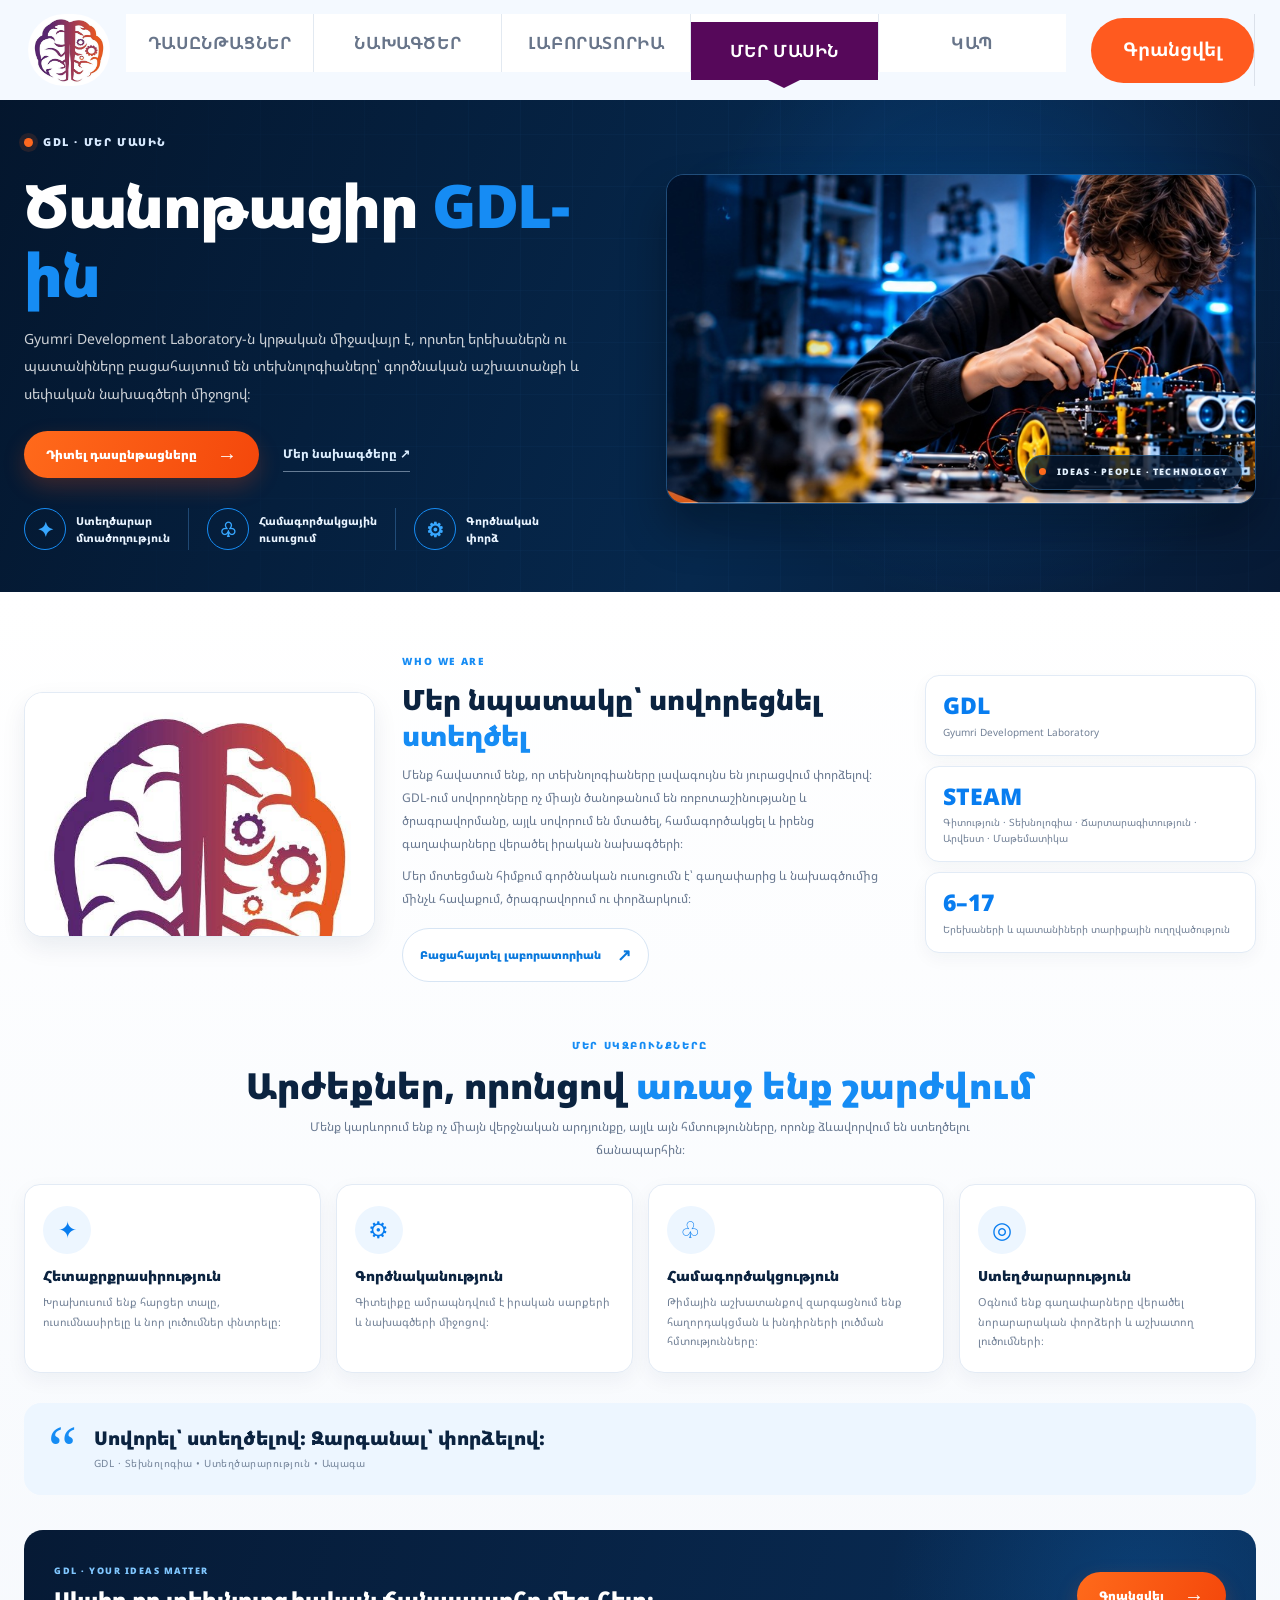
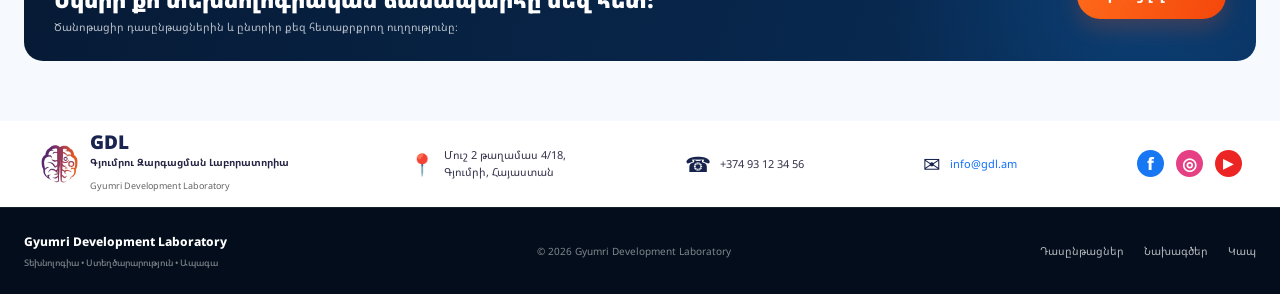
<file: about.html>
<!doctype html>
<html lang="hy">

<head>
    <meta charset="utf-8">
    <meta name="viewport" content="width=device-width, initial-scale=1">

    <meta
            name="description"
            content="Gyumri Development Laboratory — ռոբոտաշինություն, Arduino, էլեկտրոնիկա և գործնական տեխնոլոգիական կրթություն։"
    >

    <title>Մեր մասին | Gyumri Development Laboratory</title>

    <link
            href="https://cdn.jsdelivr.net/npm/bootstrap@5.3.3/dist/css/bootstrap.min.css"
            rel="stylesheet"
    >

    <link rel="stylesheet" href="style.css">
    <link rel="stylesheet" href="responsive.css">
</head>

<body>

<!-- HEADER -->
<header class="site-header">

    <nav class="gdl-color-nav" aria-label="Հիմնական նավիգացիա">

        <div class="container-xl">

            <ul id="navbar1" class="gdl-navbar">

                <li class="home-item">
                    <a class="header-cta" href="index.html">
                        <img
                                src="images/logo.jpg"
                                alt="GDL — Gyumri Development Laboratory"
                        >
                    </a>
                </li>

                <li id="btn1" class="gdl-btn gdl-text gdl-border-right">
                    <a href="courses.html">
                        <span class="gdl-title">ԴԱՍԸՆԹԱՑՆԵՐ</span>
                        <span class="gdl-arrow"></span>
                    </a>
                </li>

                <li id="btn2" class="gdl-btn gdl-text gdl-border-right">
                    <a href="projects.html">
                        <span class="gdl-title">ՆԱԽԱԳԾԵՐ</span>
                        <span class="gdl-arrow"></span>
                    </a>
                </li>

                <li id="btn3" class="gdl-btn gdl-text gdl-border-right">
                    <a href="laboratory.html">
                        <span class="gdl-title">ԼԱԲՈՐԱՏՈՐԻԱ</span>
                        <span class="gdl-arrow"></span>
                    </a>
                </li>

                <li id="btn4" class="gdl-btn active gdl-text gdl-border-right">
                    <a
                            class="mobile-active"
                            aria-current="page"
                            href="about.html"
                    >
                        <span class="gdl-title">ՄԵՐ ՄԱՍԻՆ</span>
                        <span class="gdl-arrow"></span>
                    </a>
                </li>

                <li id="btn5" class="gdl-btn gdl-text">
                    <a href="contact.html">
                        <span class="gdl-title">ԿԱՊ</span>
                        <span class="gdl-arrow"></span>
                    </a>
                </li>

                <li class="register-item">
                    <a class="header-cta" href="register.html">
                        <span class="gdl-title-2">Գրանցվել</span>
                    </a>
                </li>

            </ul>

            <button
                    type="button"
                    class="gdl-mobile-toggle"
                    id="gdlMobileToggle"
                    aria-label="Բացել մենյուն"
                    aria-controls="gdlMobileMenu"
                    aria-expanded="false"
            >
                <span></span>
                <span></span>
                <span></span>
            </button>

        </div>

    </nav>

    <div
            class="gdl-mobile-overlay"
            id="gdlMobileOverlay"
    ></div>

    <aside
            class="mobile-menu gdl-mobile-menu"
            id="gdlMobileMenu"
            aria-label="Հեռախոսի նավիգացիա"
            aria-hidden="true"
    >

        <div class="gdl-mobile-menu-head">

            <span>ՄԵՆՅՈՒ</span>

            <button
                    type="button"
                    class="gdl-mobile-close"
                    id="gdlMobileClose"
                    aria-label="Փակել մենյուն"
            >
                ×
            </button>

        </div>

        <ul class="gdl-mobile-links">

            <li>
                <a href="index.html">Գլխավոր</a>
            </li>

            <li>
                <a href="courses.html">Դասընթացներ</a>
            </li>

            <li>
                <a href="projects.html">Նախագծեր</a>
            </li>

            <li>
                <a href="laboratory.html">Լաբորատորիա</a>
            </li>

            <li>
                <a
                        href="about.html"
                        aria-current="page"
                        class="mobile-active"
                >
                    Մեր մասին
                </a>
            </li>

            <li>
                <a href="contact.html">Կապ</a>
            </li>

            <li class="gdl-mobile-register">
                <a href="register.html">
                    Գրանցվել <span>→</span>
                </a>
            </li>

        </ul>

    </aside>

</header>


<!-- MAIN -->
<main class="gdl-feature-page about-page">


    <!-- HERO SECTION -->
    <section class="gdl-feature-hero about-hero">

        <div class="gdl-feature-hero-grid"></div>

        <div class="container-xl gdl-feature-hero-inner">

            <div class="gdl-feature-hero-copy">

                    <span class="gdl-feature-eyebrow">
                        <i></i>
                        GDL · ՄԵՐ ՄԱՍԻՆ
                    </span>

                <h1>
                    Ծանոթացիր <em>GDL-ին</em>
                </h1>

                <p>
                    Gyumri Development Laboratory-ն կրթական միջավայր է,
                    որտեղ երեխաներն ու պատանիները բացահայտում են
                    տեխնոլոգիաները՝ գործնական աշխատանքի և սեփական
                    նախագծերի միջոցով։
                </p>

                <div class="gdl-feature-actions">

                    <a
                            class="gdl-feature-button"
                            href="courses.html"
                    >
                        Դիտել դասընթացները <span>→</span>
                    </a>

                    <a
                            class="gdl-feature-textlink"
                            href="projects.html"
                    >
                        Մեր նախագծերը ↗
                    </a>

                </div>

                <div class="gdl-feature-points">

                    <div>
                        <b>✦</b>
                        <span>
                                Ստեղծարար<br>
                                մտածողություն
                            </span>
                    </div>

                    <div>
                        <b>♧</b>
                        <span>
                                Համագործակցային<br>
                                ուսուցում
                            </span>
                    </div>

                    <div>
                        <b>⚙</b>
                        <span>
                                Գործնական<br>
                                փորձ
                            </span>
                    </div>

                </div>

            </div>


            <div class="gdl-feature-hero-photo about-photo">

                <img
                        src="images/hero-student-robot.jpg"
                        alt="GDL սովորողները միասին աշխատում են ռոբոտի նախագծի վրա"
                >

                <div class="gdl-photo-caption">
                    <span></span>
                    IDEAS · PEOPLE · TECHNOLOGY
                </div>

            </div>

        </div>

    </section>


    <!-- ABOUT CONTENT -->
    <section class="gdl-feature-content about-content">

        <div class="container-xl">


            <!-- ABOUT INTRO -->
            <div class="gdl-about-intro">

                <div class="gdl-about-image">

                    <img
                            src="images/logo.jpg"
                            alt="Gyumri Development Laboratory GDL"
                    >

                </div>


                <div class="gdl-about-story">

                        <span class="gdl-feature-kicker">
                            WHO WE ARE
                        </span>

                    <h2>
                        Մեր նպատակը՝ սովորեցնել <em>ստեղծել</em>
                    </h2>

                    <p>
                        Մենք հավատում ենք, որ տեխնոլոգիաները լավագույնս
                        են յուրացվում փորձելով։ GDL-ում սովորողները
                        ոչ միայն ծանոթանում են ռոբոտաշինությանը և
                        ծրագրավորմանը, այլև սովորում են մտածել,
                        համագործակցել և իրենց գաղափարները վերածել
                        իրական նախագծերի։
                    </p>

                    <p>
                        Մեր մոտեցման հիմքում գործնական ուսուցումն է՝
                        գաղափարից և նախագծումից մինչև հավաքում,
                        ծրագրավորում ու փորձարկում։
                    </p>

                    <a
                            class="gdl-feature-outline"
                            href="laboratory.html"
                    >
                        Բացահայտել լաբորատորիան <span>↗</span>
                    </a>

                </div>


                <!-- FACTS -->
                <div class="gdl-about-facts">

                    <div>
                        <strong>GDL</strong>
                        <span>
                                Gyumri Development Laboratory
                            </span>
                    </div>

                    <div>
                        <strong>STEAM</strong>
                        <span>
                                Գիտություն · Տեխնոլոգիա ·
                                Ճարտարագիտություն · Արվեստ · Մաթեմատիկա
                            </span>
                    </div>

                    <div>
                        <strong>6–17</strong>
                        <span>
                                Երեխաների և պատանիների տարիքային ուղղվածություն
                            </span>
                    </div>

                </div>

            </div>


            <!-- VALUES HEADING -->
            <div class="gdl-about-values-head">

                    <span class="gdl-feature-kicker">
                        ՄԵՐ ՍԿԶԲՈՒՆՔՆԵՐԸ
                    </span>

                <h2>
                    Արժեքներ, որոնցով <em>առաջ ենք շարժվում</em>
                </h2>

                <p>
                    Մենք կարևորում ենք ոչ միայն վերջնական արդյունքը,
                    այլև այն հմտությունները, որոնք ձևավորվում են
                    ստեղծելու ճանապարհին։
                </p>

            </div>


            <!-- VALUES -->
            <div class="gdl-about-values">

                <article>

                    <span>✦</span>

                    <h3>Հետաքրքրասիրություն</h3>

                    <p>
                        Խրախուսում ենք հարցեր տալը, ուսումնասիրելը
                        և նոր լուծումներ փնտրելը։
                    </p>

                </article>


                <article>

                    <span>⚙</span>

                    <h3>Գործնականություն</h3>

                    <p>
                        Գիտելիքը ամրապնդվում է իրական սարքերի
                        և նախագծերի միջոցով։
                    </p>

                </article>


                <article>

                    <span>♧</span>

                    <h3>Համագործակցություն</h3>

                    <p>
                        Թիմային աշխատանքով զարգացնում ենք
                        հաղորդակցման և խնդիրների լուծման հմտությունները։
                    </p>

                </article>


                <article>

                    <span>◎</span>

                    <h3>Ստեղծարարություն</h3>

                    <p>
                        Օգնում ենք գաղափարները վերածել նորարարական
                        փորձերի և աշխատող լուծումների։
                    </p>

                </article>

            </div>


            <!-- QUOTE -->
            <div class="gdl-about-quote">

                <span>“</span>

                <div>

                    <h2>
                        Սովորել՝ ստեղծելով։ Զարգանալ՝ փորձելով։
                    </h2>

                    <p>
                        GDL · Տեխնոլոգիա • Ստեղծարարություն • Ապագա
                    </p>

                </div>

            </div>


            <!-- BOTTOM CTA -->
            <div class="gdl-feature-bottom-cta">

                <div>

                    <span>GDL · YOUR IDEAS MATTER</span>

                    <h2>
                        Սկսիր քո տեխնոլոգիական ճանապարհը մեզ հետ։
                    </h2>

                    <p>
                        Ծանոթացիր դասընթացներին և ընտրիր քեզ
                        հետաքրքրող ուղղությունը։
                    </p>

                </div>

                <a
                        class="gdl-feature-button"
                        href="register.html"
                >
                    Գրանցվել <span>→</span>
                </a>

            </div>

        </div>

    </section>

</main>


<!-- FOOTER -->
<footer class="gdl-footer">

    <div class="gdl-footer-main">


        <!-- FOOTER BRAND -->
        <div class="gdl-footer-brand">

            <img
                    src="images/logo.jpg"
                    alt="GDL Logo"
            >

            <div>

                <h3>GDL</h3>

                <p>
                    Գյումրու Զարգացման Լաբորատորիա
                </p>

                <small>
                    Gyumri Development Laboratory
                </small>

            </div>

        </div>


        <!-- ADDRESS -->
        <div class="gdl-contact">

            <span>📍</span>

            <p>
                Մուշ 2 թաղամաս 4/18,<br>
                Գյումրի, Հայաստան
            </p>

        </div>


        <!-- PHONE -->
        <div class="gdl-contact">

            <span>☎</span>

            <p>
                +374 93 12 34 56
            </p>

        </div>


        <!-- EMAIL -->
        <div class="gdl-contact">

            <span>✉</span>

            <p>
                <a href="mailto:info@gdl.am">
                    info@gdl.am
                </a>
            </p>

        </div>


        <!-- SOCIAL -->
        <div class="gdl-social">

            <a href="#" aria-label="Facebook">f</a>

            <a href="#" aria-label="Instagram">◎</a>

            <a href="#" aria-label="YouTube">▶</a>

        </div>

    </div>


    <!-- SITE FOOTER -->
    <div class="site-footer">

        <div class="container-xl footer-inner">

            <a
                    class="footer-brand"
                    href="index.html"
            >
                    <span>
                        Gyumri Development Laboratory

                        <small>
                            Տեխնոլոգիա • Ստեղծարարություն • Ապագա
                        </small>
                    </span>
            </a>


            <p>
                © 2026 Gyumri Development Laboratory
            </p>


            <div class="footer-links">

                <a href="courses.html">Դասընթացներ</a>

                <a href="projects.html">Նախագծեր</a>

                <a href="contact.html">Կապ</a>

            </div>

        </div>

    </div>

</footer>


<!-- JAVASCRIPT -->
<script src="script.js" defer></script>

</body>

</html>
</file>
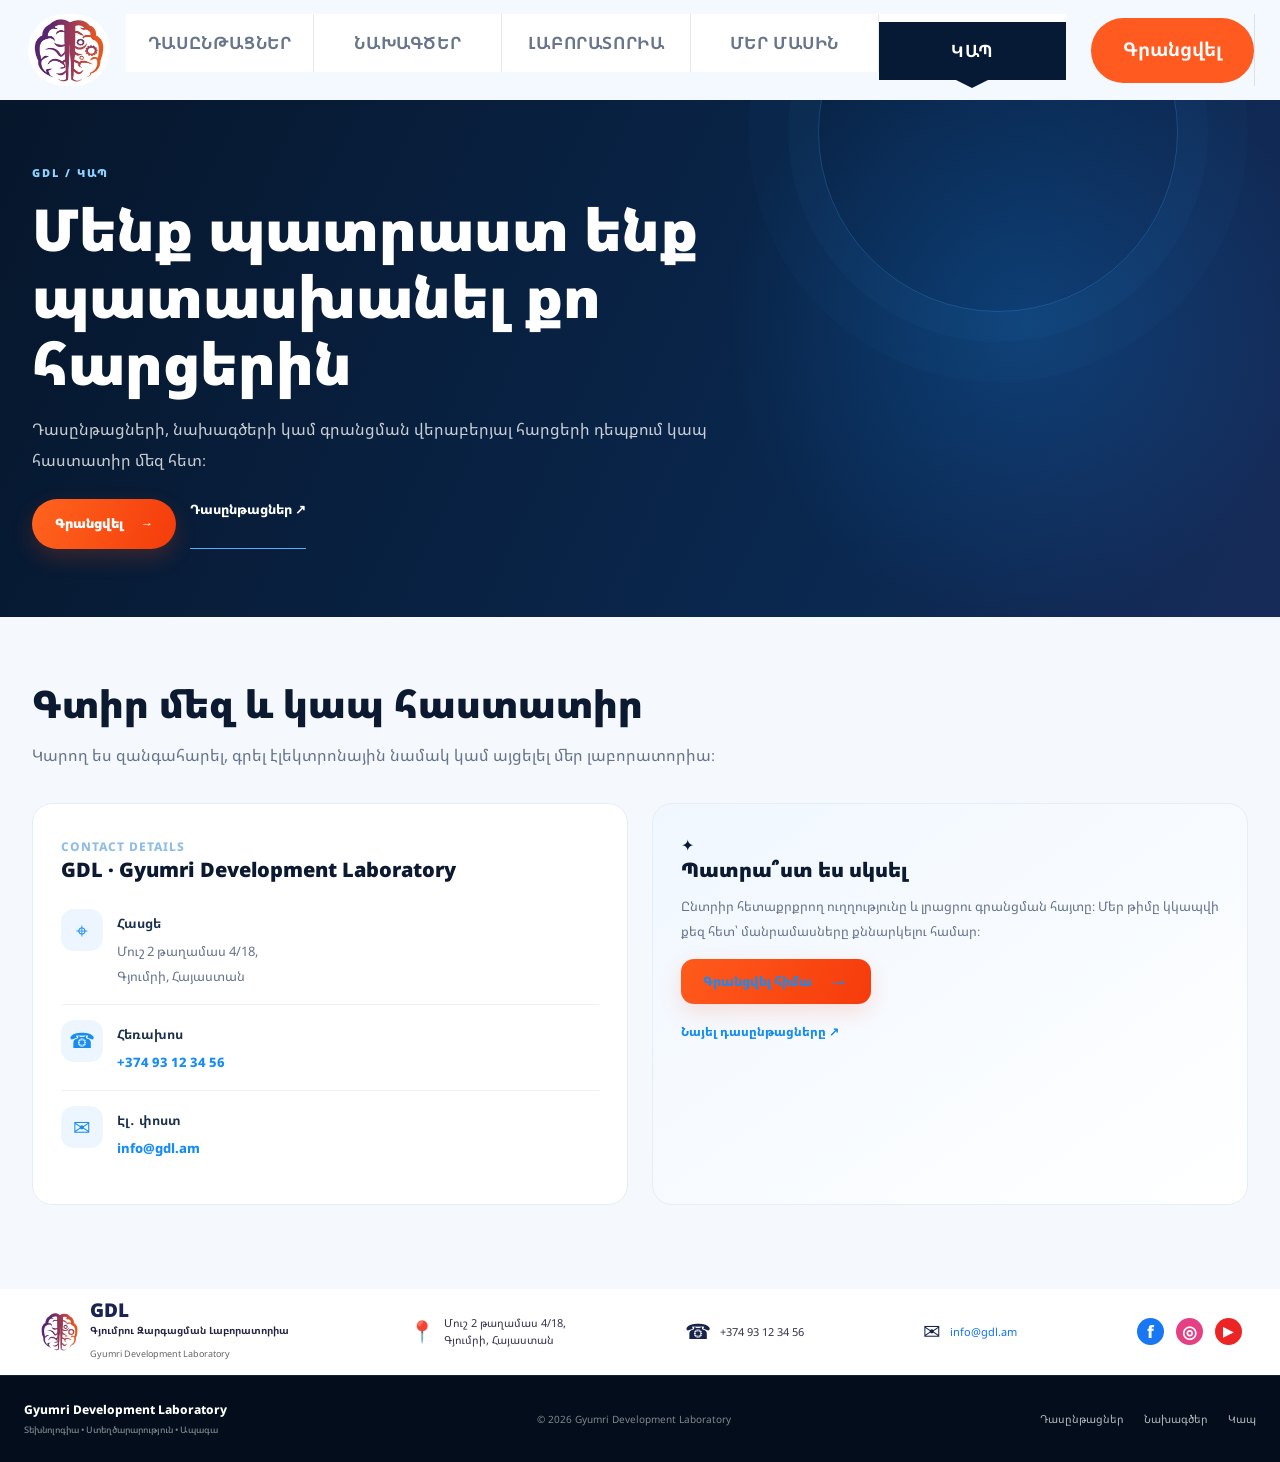
<file: contact.html>
<!doctype html>
<html lang="hy"><head>
<meta charset="utf-8"><meta name="viewport" content="width=device-width, initial-scale=1">
<meta name="description" content="Gyumri Development Laboratory — ռոբոտաշինություն, Arduino, էլեկտրոնիկա և գործնական տեխնոլոգիական կրթություն։">
<title>Կապ | Gyumri Development Laboratory</title>
<link href="https://cdn.jsdelivr.net/npm/bootstrap@5.3.3/dist/css/bootstrap.min.css" rel="stylesheet">
<link rel="stylesheet" href="style.css"><link rel="stylesheet" href="responsive.css">
</head><body>
<header class="site-header">
  <nav class="gdl-color-nav" aria-label="Հիմնական նավիգացիա">
    <div class="container-xl">
      <ul id="navbar1" class="gdl-navbar">
        <li class="home-item"><a class="header-cta" href="index.html"><img src="images/logo.jpg" alt="GDL — Gyumri Development Laboratory"></a></li>
        <li id="btn1" class="gdl-btn gdl-text gdl-border-right"><a href="courses.html"><span class="gdl-title">ԴԱՍԸՆԹԱՑՆԵՐ</span><span class="gdl-arrow"></span></a></li>
        <li id="btn2" class="gdl-btn gdl-text gdl-border-right"><a href="projects.html"><span class="gdl-title">ՆԱԽԱԳԾԵՐ</span><span class="gdl-arrow"></span></a></li>
        <li id="btn3" class="gdl-btn gdl-text gdl-border-right"><a href="laboratory.html"><span class="gdl-title">ԼԱԲՈՐԱՏՈՐԻԱ</span><span class="gdl-arrow"></span></a></li>
        <li id="btn4" class="gdl-btn gdl-text gdl-border-right"><a href="about.html"><span class="gdl-title">ՄԵՐ ՄԱՍԻՆ</span><span class="gdl-arrow"></span></a></li>
        <li id="btn5" class="gdl-btn active gdl-text"><a class="mobile-active" aria-current="page" href="contact.html"><span class="gdl-title">ԿԱՊ</span><span class="gdl-arrow"></span></a></li>
        <li class="register-item"><a class="header-cta" href="register.html"><span class="gdl-title-2">Գրանցվել</span></a></li>
      </ul>
      <button type="button" class="gdl-mobile-toggle" id="gdlMobileToggle" aria-label="Բացել մենյուն" aria-controls="gdlMobileMenu" aria-expanded="false"><span></span><span></span><span></span></button>
    </div>
  </nav>
  <div class="gdl-mobile-overlay" id="gdlMobileOverlay"></div>
  <aside class="mobile-menu gdl-mobile-menu" id="gdlMobileMenu" aria-label="Հեռախոսի նավիգացիա" aria-hidden="true">
    <div class="gdl-mobile-menu-head"><span>ՄԵՆՅՈՒ</span><button type="button" class="gdl-mobile-close" id="gdlMobileClose" aria-label="Փակել մենյուն">×</button></div>
    <ul class="gdl-mobile-links">
      <li><a href="index.html">Գլխավոր</a></li><li><a href="courses.html">Դասընթացներ</a></li>
      <li><a href="projects.html">Նախագծեր</a></li><li><a href="laboratory.html">Լաբորատորիա</a></li>
      <li><a href="about.html">Մեր մասին</a></li><li><a href="contact.html" aria-current="page" class="mobile-active">Կապ</a></li>
      <li class="gdl-mobile-register"><a href="register.html">Գրանցվել <span>→</span></a></li>
    </ul>
  </aside>
</header>
<main><section class="gdl-inner-hero page-hero page-hero-contact"><div class="container-xl"><span class="gdl-breadcrumb">GDL / ԿԱՊ</span><h1>Մենք պատրաստ ենք պատասխանել քո հարցերին</h1><p>Դասընթացների, նախագծերի կամ գրանցման վերաբերյալ հարցերի դեպքում կապ հաստատիր մեզ հետ։</p><div class="gdl-page-actions"><a class="courses-primary-btn" href="register.html">Գրանցվել <span>→</span></a><a class="courses-text-link" href="courses.html">Դասընթացներ ↗</a></div></div><div class="page-hero-orbit" aria-hidden="true"></div></section><section class="gdl-inner-content"><div class="container-xl"><h2 class="section-title">Գտիր մեզ և կապ հաստատիր</h2><p class="section-lead">Կարող ես զանգահարել, գրել էլեկտրոնային նամակ կամ այցելել մեր լաբորատորիա։</p><div class="gdl-contact-layout"><div class="gdl-contact-panel gdl-reveal"><span class="gdl-breadcrumb">CONTACT DETAILS</span><h2>GDL · Gyumri Development Laboratory</h2><div class="contact-detail"><span>⌖</span><div><b>Հասցե</b><p>Մուշ 2 թաղամաս 4/18,<br>Գյումրի, Հայաստան</p></div></div><div class="contact-detail"><span>☎</span><div><b>Հեռախոս</b><p><a href="tel:+37493123456">+374 93 12 34 56</a></p></div></div><div class="contact-detail"><span>✉</span><div><b>Էլ․ փոստ</b><p><a href="mailto:info@gdl.am">info@gdl.am</a></p></div></div></div><div class="gdl-contact-panel contact-cta-panel gdl-reveal"><div class="gdl-card-icon">✦</div><h2>Պատրա՞ստ ես սկսել</h2><p>Ընտրիր հետաքրքրող ուղղությունը և լրացրու գրանցման հայտը։ Մեր թիմը կկապվի քեզ հետ՝ մանրամասները քննարկելու համար։</p><a class="btn btn-orange" href="register.html">Գրանցվել հիմա <span>→</span></a><a class="contact-secondary" href="courses.html">Նայել դասընթացները ↗</a></div></div></div></section></main>
<footer class="gdl-footer"><div class="gdl-footer-main">
  <div class="gdl-footer-brand"><img src="images/logo.jpg" alt="GDL Logo"><div><h3>GDL</h3><p>Գյումրու Զարգացման Լաբորատորիա</p><small>Gyumri Development Laboratory</small></div></div>
  <div class="gdl-contact"><span>📍</span><p>Մուշ 2 թաղամաս 4/18,<br>Գյումրի, Հայաստան</p></div>
  <div class="gdl-contact"><span>☎</span><p>+374 93 12 34 56</p></div>
  <div class="gdl-contact"><span>✉</span><p><a href="mailto:info@gdl.am">info@gdl.am</a></p></div>
  <div class="gdl-social"><a href="#" aria-label="Facebook">f</a><a href="#" aria-label="Instagram">◎</a><a href="#" aria-label="YouTube">▶</a></div>
</div><div class="site-footer"><div class="container-xl footer-inner">
  <a class="footer-brand" href="index.html"><span>Gyumri Development Laboratory<small>Տեխնոլոգիա • Ստեղծարարություն • Ապագա</small></span></a>
  <p>© 2026 Gyumri Development Laboratory</p>
  <div class="footer-links"><a href="courses.html">Դասընթացներ</a><a href="projects.html">Նախագծեր</a><a href="contact.html">Կապ</a></div>
</div></div></footer>
<script src="script.js" defer></script></body></html>
</file>
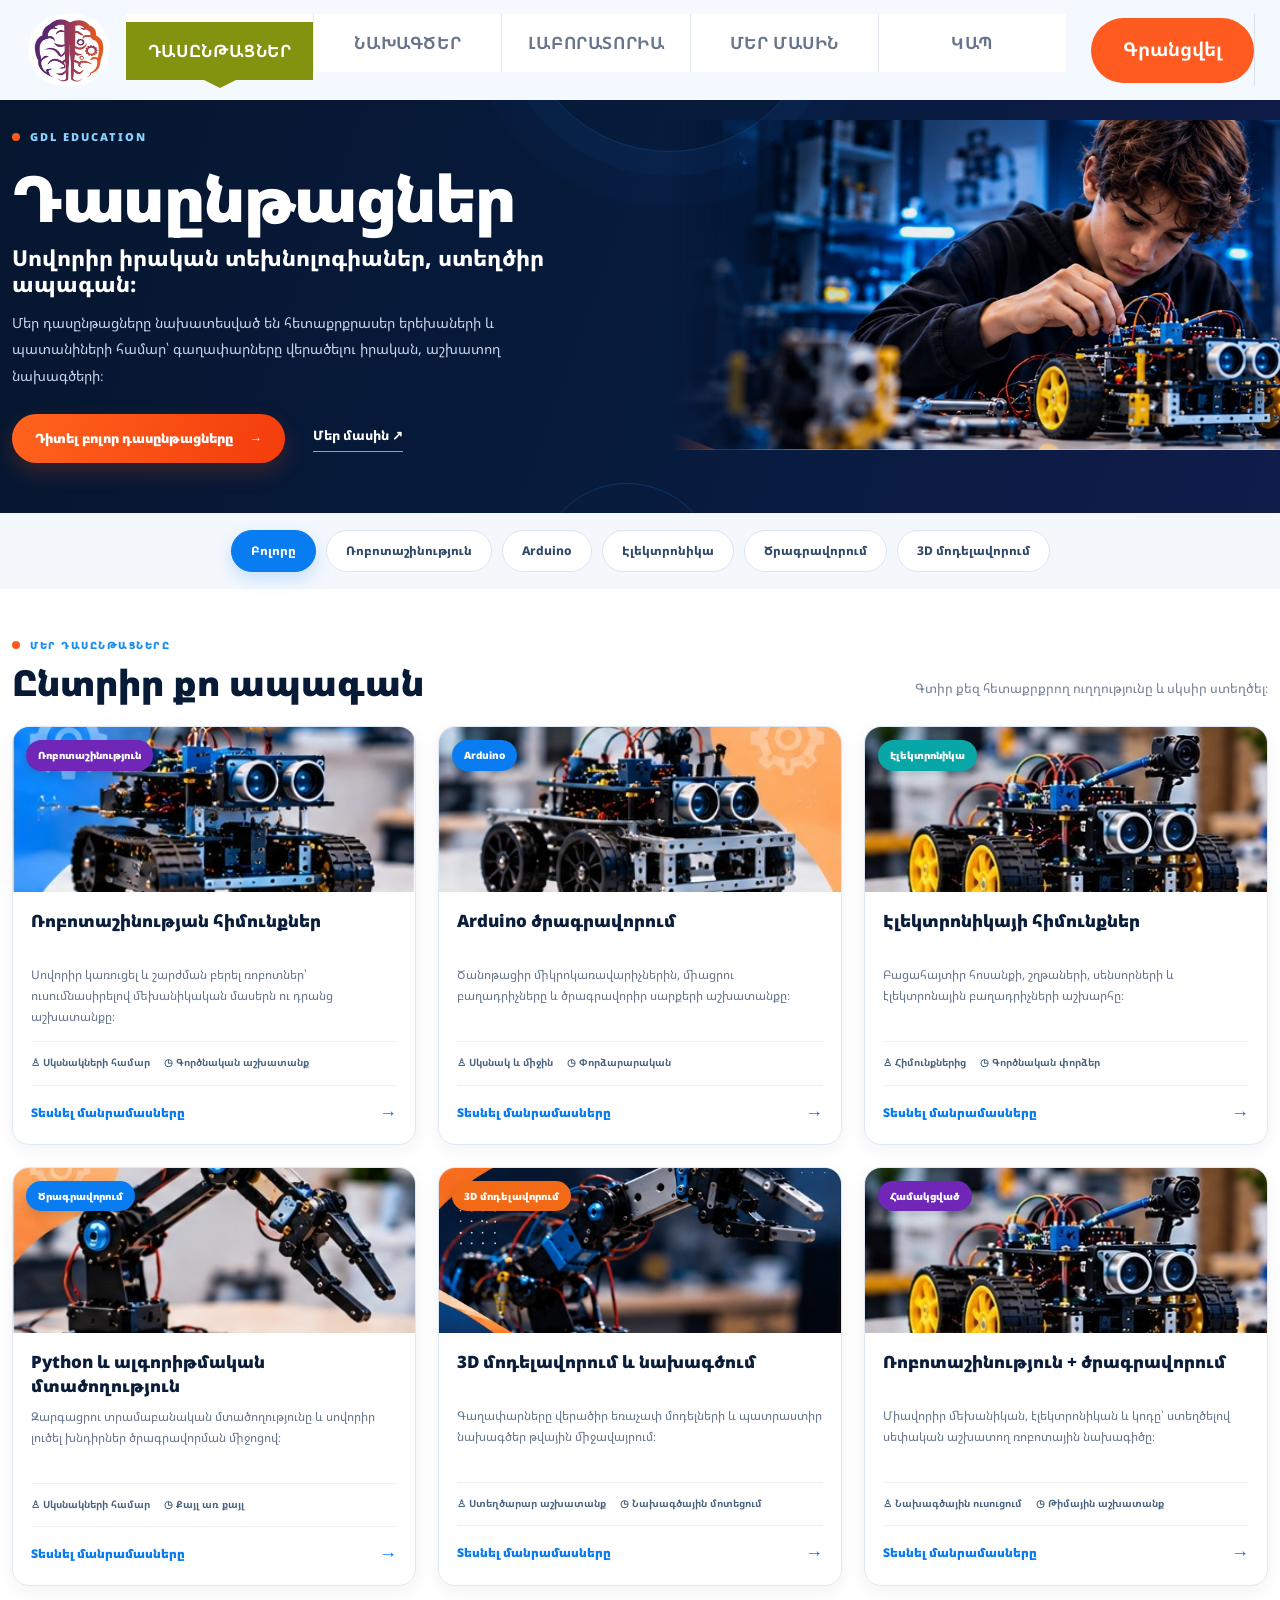
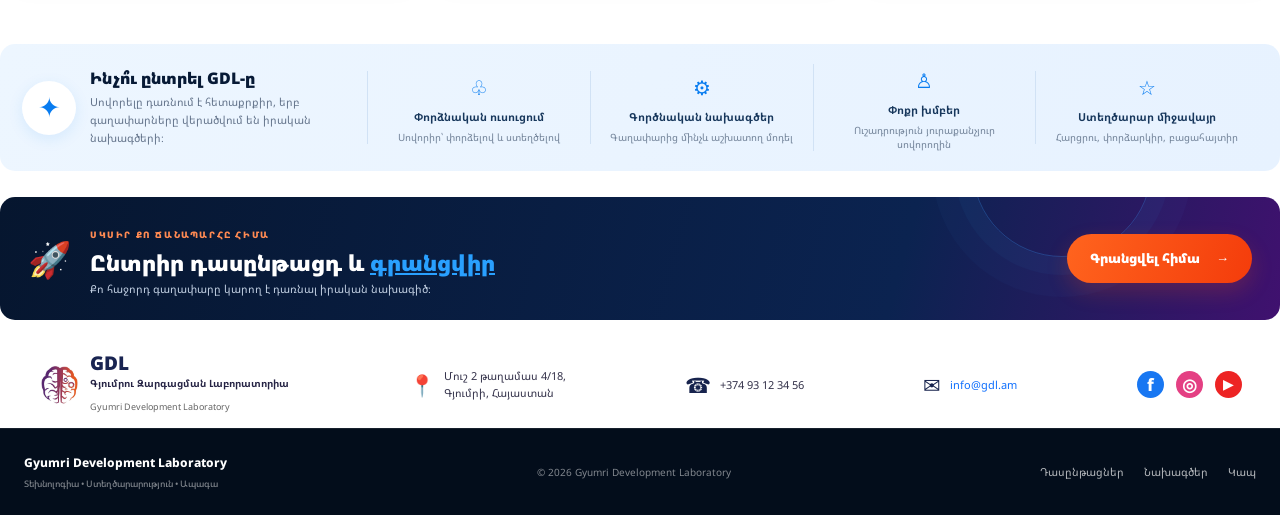
<file: courses.html>
<!doctype html>
<html lang="hy">
<head>
<meta charset="utf-8"><meta name="viewport" content="width=device-width, initial-scale=1">
<meta name="description" content="GDL-ի ռոբոտաշինության, Arduino-ի, էլեկտրոնիկայի, ծրագրավորման և 3D մոդելավորման դասընթացներ Գյումրիում։">
<title>Դասընթացներ | GDL — Gyumri Development Laboratory</title>
<link href="https://cdn.jsdelivr.net/npm/bootstrap@5.3.3/dist/css/bootstrap.min.css" rel="stylesheet">
<link rel="stylesheet" href="style.css"><link rel="stylesheet" href="responsive.css">
</head>
<body>
<header class="site-header">
  <nav class="gdl-color-nav" aria-label="Հիմնական նավիգացիա"><div class="container-xl">
    <ul id="navbar1" class="gdl-navbar">
      <li class="home-item"><a class="header-cta" href="index.html"><img src="images/logo.jpg" alt="GDL — Gyumri Development Laboratory"></a></li>
      <li id="btn1" class="gdl-btn active gdl-text gdl-border-right"><a href="courses.html" aria-current="page"><span class="gdl-title">ԴԱՍԸՆԹԱՑՆԵՐ</span><span class="gdl-arrow"></span></a></li>
      <li id="btn2" class="gdl-btn gdl-text gdl-border-right"><a href="projects.html"><span class="gdl-title">ՆԱԽԱԳԾԵՐ</span><span class="gdl-arrow"></span></a></li>
      <li id="btn3" class="gdl-btn gdl-text gdl-border-right"><a href="laboratory.html"><span class="gdl-title">ԼԱԲՈՐԱՏՈՐԻԱ</span><span class="gdl-arrow"></span></a></li>
      <li id="btn4" class="gdl-btn gdl-text gdl-border-right"><a href="about.html"><span class="gdl-title">ՄԵՐ ՄԱՍԻՆ</span><span class="gdl-arrow"></span></a></li>
      <li id="btn5" class="gdl-btn gdl-text"><a href="contact.html"><span class="gdl-title">ԿԱՊ</span><span class="gdl-arrow"></span></a></li>
      <li class="register-item"><a class="header-cta" href="register.html"><span class="gdl-title-2">Գրանցվել</span></a></li>
    </ul>
    <button type="button" class="gdl-mobile-toggle" id="gdlMobileToggle" aria-label="Բացել մենյուն" aria-controls="gdlMobileMenu" aria-expanded="false"><span></span><span></span><span></span></button>
  </div></nav>
  <div class="gdl-mobile-overlay" id="gdlMobileOverlay"></div>
  <aside class="mobile-menu gdl-mobile-menu" id="gdlMobileMenu" aria-label="Հեռախոսի նավիգացիա" aria-hidden="true">
    <div class="gdl-mobile-menu-head"><span>ՄԵՆՅՈՒ</span><button type="button" class="gdl-mobile-close" id="gdlMobileClose" aria-label="Փակել մենյուն">×</button></div>
    <ul class="gdl-mobile-links"><li><a href="index.html">Գլխավոր</a></li><li><a href="courses.html" aria-current="page" class="mobile-active">Դասընթացներ</a></li><li><a href="projects.html">Նախագծեր</a></li><li><a href="laboratory.html">Լաբորատորիա</a></li><li><a href="about.html">Մեր մասին</a></li><li><a href="contact.html">Կապ</a></li><li class="gdl-mobile-register"><a href="register.html">Գրանցվել <span>→</span></a></li></ul>
  </aside>
</header>
<main class="courses-page">
  <section class="courses-hero">
    <div class="courses-hero-glow"></div>
    <div class="container-xl courses-hero-inner">
      <div class="courses-hero-copy">
        <div class="courses-eyebrow"><i></i> GDL EDUCATION</div>
        <h1>Դասընթացներ</h1>
        <h2>Սովորիր իրական տեխնոլոգիաներ, ստեղծիր ապագան։</h2>
        <p>Մեր դասընթացները նախատեսված են հետաքրքրասեր երեխաների և պատանիների համար՝ գաղափարները վերածելու իրական, աշխատող նախագծերի։</p>
        <div class="courses-hero-actions"><a class="courses-primary-btn" href="#course-list">Դիտել բոլոր դասընթացները <span>→</span></a><a class="courses-text-link" href="about.html">Մեր մասին ↗</a></div>
      </div>
      <div class="courses-hero-image"><img src="images/hero-student-robot.jpg" alt="Սովորողը աշխատում է ռոբոտի նախագծի վրա" onerror="this.style.display='none'"><div class="hero-image-fallback"><span>GDL</span><b>BUILD · LEARN · CREATE</b></div></div>
      <div class="hero-decor hero-decor-one"></div><div class="hero-decor hero-decor-two"></div>
    </div>
  </section>
  <section class="courses-filter-wrap" aria-label="Դասընթացների տեսակներ"><div class="container-xl courses-filters" role="group" aria-label="Ֆիլտրել դասընթացները">
    <button class="course-filter active" data-filter="all" aria-pressed="true">Բոլորը</button>
    <button class="course-filter" data-filter="robotics" aria-pressed="false">Ռոբոտաշինություն</button>
    <button class="course-filter" data-filter="arduino" aria-pressed="false">Arduino</button>
    <button class="course-filter" data-filter="electronics" aria-pressed="false">Էլեկտրոնիկա</button>
    <button class="course-filter" data-filter="coding" aria-pressed="false">Ծրագրավորում</button>
    <button class="course-filter" data-filter="design" aria-pressed="false">3D մոդելավորում</button>
  </div></section>



  <section class="courses-list-section" id="course-list"><div class="container-xl">
    <div class="courses-section-heading"><div><span class="courses-section-kicker"><i></i> ՄԵՐ ԴԱՍԸՆԹԱՑՆԵՐԸ</span><h2>Ընտրիր քո ապագան</h2></div><p>Գտիր քեզ հետաքրքրող ուղղությունը և սկսիր ստեղծել։</p></div>
    <div class="course-cards-grid">
      <article class="course-card" data-category="robotics"><div class="course-card-image"><img src="images/tracked-robot.jpg" alt="Ռոբոտաշինության ուսումնական ռոբոտ"><span class="course-tag tag-purple">Ռոբոտաշինություն</span></div><div class="course-card-body"><h3>Ռոբոտաշինության հիմունքներ</h3><p>Սովորիր կառուցել և շարժման բերել ռոբոտներ՝ ուսումնասիրելով մեխանիկական մասերն ու դրանց աշխատանքը։</p><div class="course-meta"><span>♙ Սկսնակների համար</span><span>◷ Գործնական աշխատանք</span></div><a href="register.html?course=robotics" class="course-card-link">Տեսնել մանրամասները <b>→</b></a></div></article>
      <article class="course-card" data-category="arduino electronics"><div class="course-card-image"><img src="images/arduino-robot.jpg" alt="Arduino միկրոկառավարիչ և էլեկտրոնային շղթա"><span class="course-tag tag-blue">Arduino</span></div><div class="course-card-body"><h3>Arduino ծրագրավորում</h3><p>Ծանոթացիր միկրոկառավարիչներին, միացրու բաղադրիչները և ծրագրավորիր սարքերի աշխատանքը։</p><div class="course-meta"><span>♙ Սկսնակ և միջին</span><span>◷ Փորձարարական</span></div><a href="register.html?course=arduino" class="course-card-link">Տեսնել մանրամասները <b>→</b></a></div></article>
      <article class="course-card" data-category="electronics"><div class="course-card-image"><img src="images/robot-car-detail.jpg" alt="Էլեկտրոնային շղթայի բաղադրիչներ"><span class="course-tag tag-teal">Էլեկտրոնիկա</span></div><div class="course-card-body"><h3>Էլեկտրոնիկայի հիմունքներ</h3><p>Բացահայտիր հոսանքի, շղթաների, սենսորների և էլեկտրոնային բաղադրիչների աշխարհը։</p><div class="course-meta"><span>♙ Հիմունքներից</span><span>◷ Գործնական փորձեր</span></div><a href="register.html?course=electronics" class="course-card-link">Տեսնել մանրամասները <b>→</b></a></div></article>
      <article class="course-card" data-category="coding"><div class="course-card-image"><img src="images/robotic-arm.jpg" alt="Ծրագրավորման աշխատանքային միջավայր"><span class="course-tag tag-blue">Ծրագրավորում</span></div><div class="course-card-body"><h3>Python և ալգորիթմական մտածողություն</h3><p>Զարգացրու տրամաբանական մտածողությունը և սովորիր լուծել խնդիրներ ծրագրավորման միջոցով։</p><div class="course-meta"><span>♙ Սկսնակների համար</span><span>◷ Քայլ առ քայլ</span></div><a href="register.html?course=python" class="course-card-link">Տեսնել մանրամասները <b>→</b></a></div></article>
      <article class="course-card" data-category="design"><div class="course-card-image"><img src="images/robotic-gripper.jpg" alt="3D մոդելավորման և նախագծման սարքավորում"><span class="course-tag tag-orange">3D մոդելավորում</span></div><div class="course-card-body"><h3>3D մոդելավորում և նախագծում</h3><p>Գաղափարները վերածիր եռաչափ մոդելների և պատրաստիր նախագծեր թվային միջավայրում։</p><div class="course-meta"><span>♙ Ստեղծարար աշխատանք</span><span>◷ Նախագծային մոտեցում</span></div><a href="register.html?course=3d" class="course-card-link">Տեսնել մանրամասները <b>→</b></a></div></article>
      <article class="course-card" data-category="robotics coding"><div class="course-card-image"><img src="images/robot-car-detail.jpg" alt="Ռոբոտաշինության և ծրագրավորման համատեղ նախագիծ"><span class="course-tag tag-purple">Համակցված</span></div><div class="course-card-body"><h3>Ռոբոտաշինություն + ծրագրավորում</h3><p>Միավորիր մեխանիկան, էլեկտրոնիկան և կոդը՝ ստեղծելով սեփական աշխատող ռոբոտային նախագիծը։</p><div class="course-meta"><span>♙ Նախագծային ուսուցում</span><span>◷ Թիմային աշխատանք</span></div><a href="register.html?course=combined" class="course-card-link">Տեսնել մանրամասները <b>→</b></a></div></article>
    </div>
    <p class="courses-empty" hidden>Այս բաժնում դասընթացներ դեռ չկան։ Ընտրիր մեկ այլ ուղղություն։</p>
  </div></section>
  <section class="courses-benefits"><div class="container-xl benefits-grid">
    <div class="benefits-intro"><span class="benefit-rocket">✦</span><div><h3>Ինչո՞ւ ընտրել GDL-ը</h3><p>Սովորելը դառնում է հետաքրքիր, երբ գաղափարները վերածվում են իրական նախագծերի։</p></div></div>
    <div class="benefit-item"><span>♧</span><b>Փորձնական ուսուցում</b><small>Սովորիր՝ փորձելով և ստեղծելով</small></div>
    <div class="benefit-item"><span>⚙</span><b>Գործնական նախագծեր</b><small>Գաղափարից մինչև աշխատող մոդել</small></div>
    <div class="benefit-item"><span>♙</span><b>Փոքր խմբեր</b><small>Ուշադրություն յուրաքանչյուր սովորողին</small></div>
    <div class="benefit-item"><span>☆</span><b>Ստեղծարար միջավայր</b><small>Հարցրու, փորձարկիր, բացահայտիր</small></div>
  </div></section>
  <section class="courses-cta"><div class="container-xl courses-cta-inner"><div class="cta-rocket">🚀</div><div><span>ՍԿՍԻՐ ՔՈ ՃԱՆԱՊԱՐՀԸ ՀԻՄԱ</span><h2>Ընտրիր դասընթացդ և <em>գրանցվիր</em></h2><p>Քո հաջորդ գաղափարը կարող է դառնալ իրական նախագիծ։</p></div><a href="register.html" class="courses-primary-btn">Գրանցվել հիմա <b>→</b></a></div></section>
</main>
<footer class="gdl-footer"><div class="gdl-footer-main"><div class="gdl-footer-brand"><img src="images/logo.jpg" alt="GDL Logo"><div><h3>GDL</h3><p>Գյումրու Զարգացման Լաբորատորիա</p><small>Gyumri Development Laboratory</small></div></div><div class="gdl-contact"><span>📍</span><p>Մուշ 2 թաղամաս 4/18,<br>Գյումրի, Հայաստան</p></div><div class="gdl-contact"><span>☎</span><p>+374 93 12 34 56</p></div><div class="gdl-contact"><span>✉</span><p><a href="mailto:info@gdl.am">info@gdl.am</a></p></div><div class="gdl-social"><a href="#" aria-label="Facebook">f</a><a href="#" aria-label="Instagram">◎</a><a href="#" aria-label="YouTube">▶</a></div></div><div class="site-footer"><div class="container-xl footer-inner"><a class="footer-brand" href="index.html"><span>Gyumri Development Laboratory<small>Տեխնոլոգիա • Ստեղծարարություն • Ապագա</small></span></a><p>© 2026 Gyumri Development Laboratory</p><div class="footer-links"><a class="mobile-active" aria-current="page" href="courses.html">Դասընթացներ</a><a href="projects.html">Նախագծեր</a><a href="contact.html">Կապ</a></div></div></div></footer>
<script src="script.js" defer></script>

</body></html>
</file>
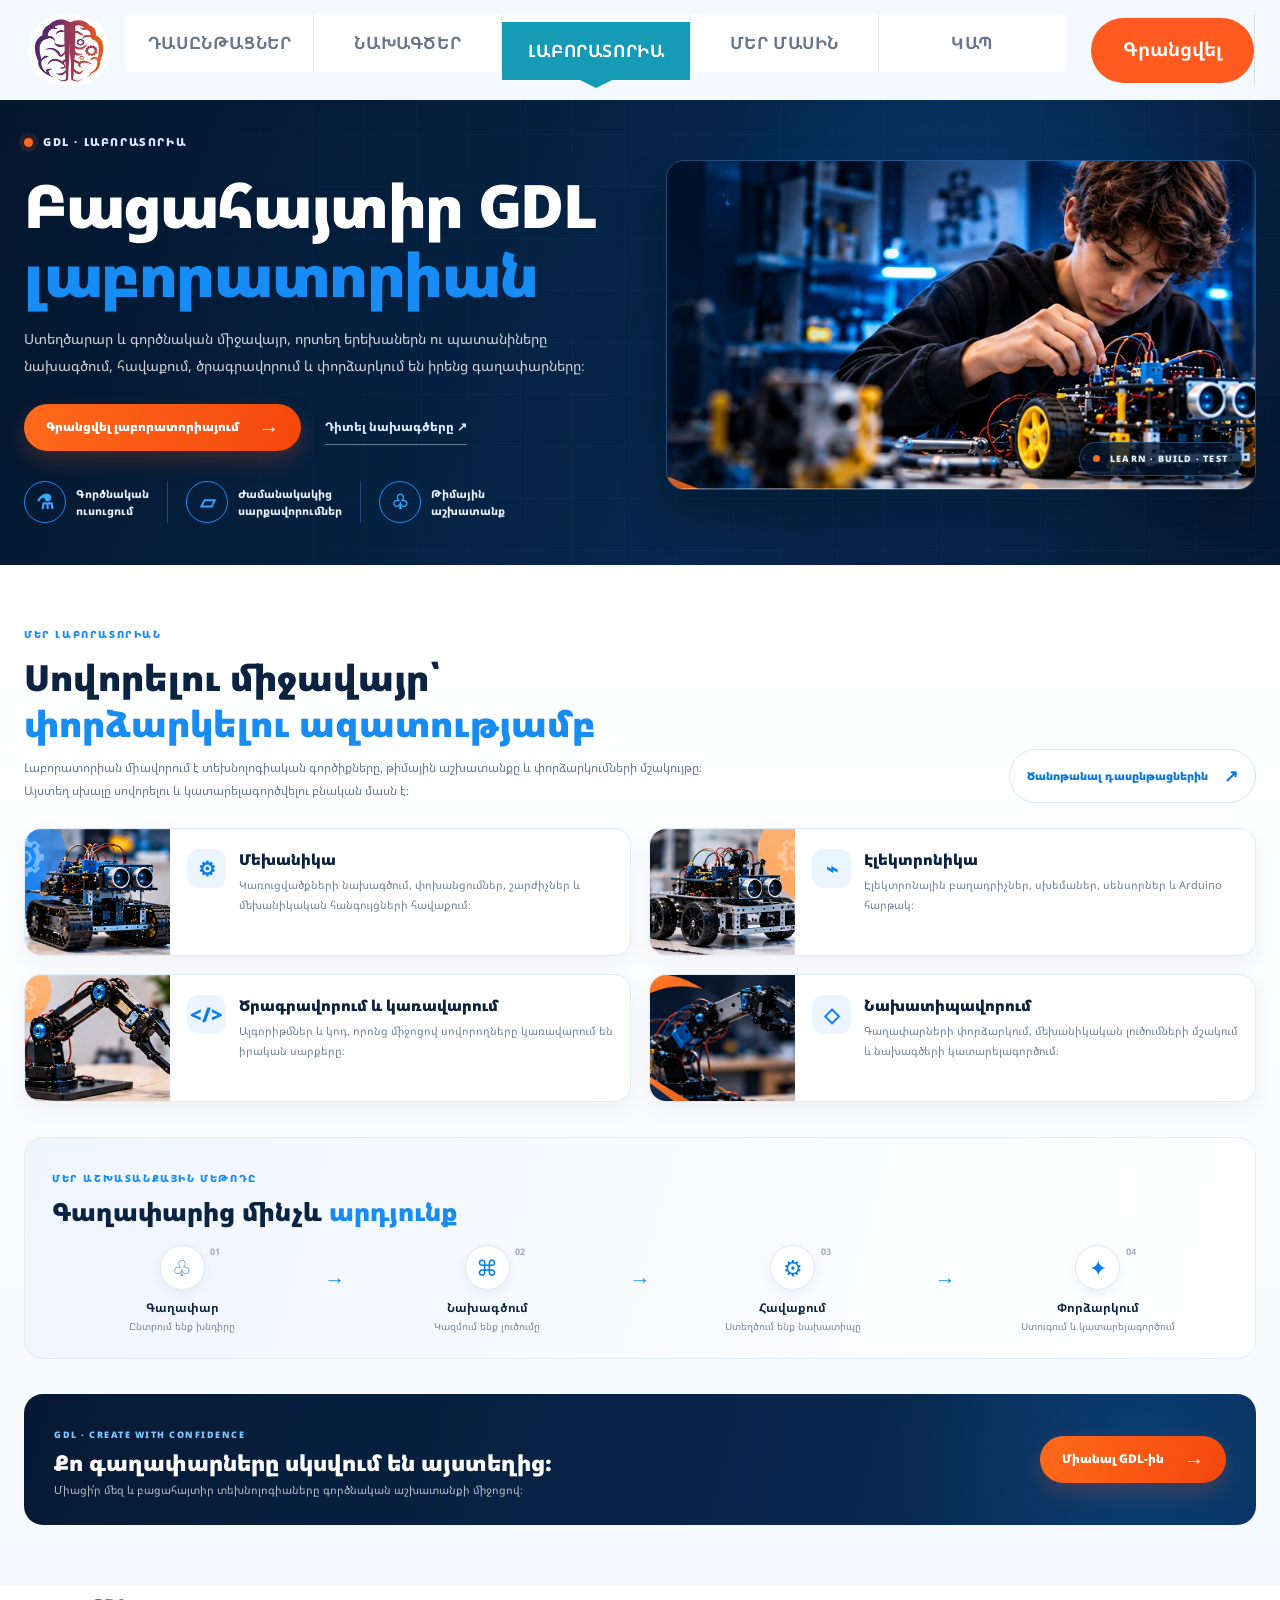
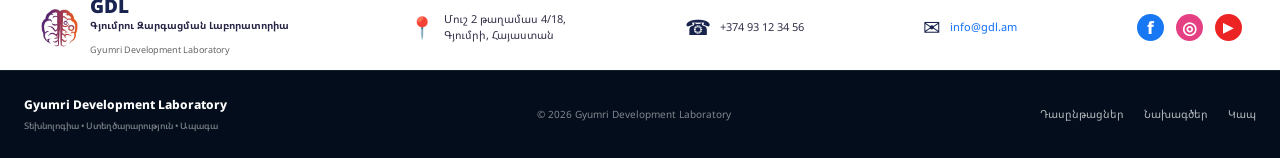
<file: laboratory.html>
<!doctype html>
<html lang="hy"><head>
<meta charset="utf-8"><meta name="viewport" content="width=device-width, initial-scale=1">
<meta name="description" content="Gyumri Development Laboratory — ռոբոտաշինություն, Arduino, էլեկտրոնիկա և գործնական տեխնոլոգիական կրթություն։">
<title>Լաբորատորիա | Gyumri Development Laboratory</title>
<link href="https://cdn.jsdelivr.net/npm/bootstrap@5.3.3/dist/css/bootstrap.min.css" rel="stylesheet">
<link rel="stylesheet" href="style.css"><link rel="stylesheet" href="responsive.css">
</head><body>
<header class="site-header">
  <nav class="gdl-color-nav" aria-label="Հիմնական նավիգացիա">
    <div class="container-xl">
      <ul id="navbar1" class="gdl-navbar">
        <li class="home-item"><a class="header-cta" href="index.html"><img src="images/logo.jpg" alt="GDL — Gyumri Development Laboratory"></a></li>
        <li id="btn1" class="gdl-btn gdl-text gdl-border-right"><a href="courses.html"><span class="gdl-title">ԴԱՍԸՆԹԱՑՆԵՐ</span><span class="gdl-arrow"></span></a></li>
        <li id="btn2" class="gdl-btn gdl-text gdl-border-right"><a href="projects.html"><span class="gdl-title">ՆԱԽԱԳԾԵՐ</span><span class="gdl-arrow"></span></a></li>
        <li id="btn3" class="gdl-btn active gdl-text gdl-border-right"><a class="mobile-active" aria-current="page" href="laboratory.html"><span class="gdl-title">ԼԱԲՈՐԱՏՈՐԻԱ</span><span class="gdl-arrow"></span></a></li>
        <li id="btn4" class="gdl-btn gdl-text gdl-border-right"><a href="about.html"><span class="gdl-title">ՄԵՐ ՄԱՍԻՆ</span><span class="gdl-arrow"></span></a></li>
        <li id="btn5" class="gdl-btn gdl-text"><a href="contact.html"><span class="gdl-title">ԿԱՊ</span><span class="gdl-arrow"></span></a></li>
        <li class="register-item"><a class="header-cta" href="register.html"><span class="gdl-title-2">Գրանցվել</span></a></li>
      </ul>
      <button type="button" class="gdl-mobile-toggle" id="gdlMobileToggle" aria-label="Բացել մենյուն" aria-controls="gdlMobileMenu" aria-expanded="false"><span></span><span></span><span></span></button>
    </div>
  </nav>
  <div class="gdl-mobile-overlay" id="gdlMobileOverlay"></div>
  <aside class="mobile-menu gdl-mobile-menu" id="gdlMobileMenu" aria-label="Հեռախոսի նավիգացիա" aria-hidden="true">
    <div class="gdl-mobile-menu-head"><span>ՄԵՆՅՈՒ</span><button type="button" class="gdl-mobile-close" id="gdlMobileClose" aria-label="Փակել մենյուն">×</button></div>
    <ul class="gdl-mobile-links">
      <li><a href="index.html">Գլխավոր</a></li><li><a href="courses.html">Դասընթացներ</a></li>
      <li><a href="projects.html">Նախագծեր</a></li><li><a href="laboratory.html" aria-current="page" class="mobile-active">Լաբորատորիա</a></li>
      <li><a href="about.html">Մեր մասին</a></li><li><a href="contact.html">Կապ</a></li>
      <li class="gdl-mobile-register"><a href="register.html">Գրանցվել <span>→</span></a></li>
    </ul>
  </aside>
</header>
<main class="gdl-feature-page lab-page">
<section class="gdl-feature-hero lab-hero">
  <div class="gdl-feature-hero-grid"></div>
  <div class="container-xl gdl-feature-hero-inner">
    <div class="gdl-feature-hero-copy">
      <span class="gdl-feature-eyebrow"><i></i> GDL · ԼԱԲՈՐԱՏՈՐԻԱ</span>
      <h1>Բացահայտիր GDL <em>լաբորատորիան</em></h1>
      <p>Ստեղծարար և գործնական միջավայր, որտեղ երեխաներն ու պատանիները նախագծում, հավաքում, ծրագրավորում և փորձարկում են իրենց գաղափարները։</p>
      <div class="gdl-feature-actions">
        <a class="gdl-feature-button" href="register.html">Գրանցվել լաբորատորիայում <span>→</span></a>
        <a class="gdl-feature-textlink" href="projects.html">Դիտել նախագծերը ↗</a>
      </div>
      <div class="gdl-feature-points">
        <div><b>⚗</b><span>Գործնական<br>ուսուցում</span></div>
        <div><b>▱</b><span>Ժամանակակից<br>սարքավորումներ</span></div>
        <div><b>♧</b><span>Թիմային<br>աշխատանք</span></div>
      </div>
    </div>
    <div class="gdl-feature-hero-photo">
      <img src="images/hero-student-robot.jpg" alt="Սովորողը GDL լաբորատորիայում ռոբոտ է հավաքում">
      <div class="gdl-photo-caption"><span></span> LEARN · BUILD · TEST</div>
    </div>
  </div>
</section>

<section class="gdl-feature-content">
 <div class="container-xl">
  <div class="gdl-feature-section-head">
   <div><span class="gdl-feature-kicker">ՄԵՐ ԼԱԲՈՐԱՏՈՐԻԱՆ</span><h2>Սովորելու միջավայր՝<br><em>փորձարկելու ազատությամբ</em></h2><p>Լաբորատորիան միավորում է տեխնոլոգիական գործիքները, թիմային աշխատանքը և փորձարկումների մշակույթը։ Այստեղ սխալը սովորելու և կատարելագործվելու բնական մասն է։</p></div>
   <a class="gdl-feature-outline" href="courses.html">Ծանոթանալ դասընթացներին <span>↗</span></a>
  </div>

  <div class="gdl-lab-zones">
   <article class="gdl-lab-zone">
    <img src="images/tracked-robot.jpg" alt="Ռոբոտի մեխանիկական կառուցվածք">
    <div class="gdl-lab-zone-copy"><span class="gdl-zone-icon">⚙</span><div><h3>Մեխանիկա</h3><p>Կառուցվածքների նախագծում, փոխանցումներ, շարժիչներ և մեխանիկական հանգույցների հավաքում։</p></div></div>
   </article>
   <article class="gdl-lab-zone">
    <img src="images/arduino-robot.jpg" alt="Arduino էլեկտրոնային համակարգ">
    <div class="gdl-lab-zone-copy"><span class="gdl-zone-icon">⌁</span><div><h3>Էլեկտրոնիկա</h3><p>Էլեկտրոնային բաղադրիչներ, սխեմաներ, սենսորներ և Arduino հարթակ։</p></div></div>
   </article>
   <article class="gdl-lab-zone">
    <img src="images/robotic-arm.jpg" alt="Ռոբոտային թևի կառուցվածք">
    <div class="gdl-lab-zone-copy"><span class="gdl-zone-icon">&lt;/&gt;</span><div><h3>Ծրագրավորում և կառավարում</h3><p>Ալգորիթմներ և կոդ, որոնց միջոցով սովորողները կառավարում են իրական սարքերը։</p></div></div>
   </article>
   <article class="gdl-lab-zone">
    <img src="images/robotic-gripper.jpg" alt="Ռոբոտացված բռնիչի մեխանիզմ">
    <div class="gdl-lab-zone-copy"><span class="gdl-zone-icon">◇</span><div><h3>Նախատիպավորում</h3><p>Գաղափարների փորձարկում, մեխանիկական լուծումների մշակում և նախագծերի կատարելագործում։</p></div></div>
   </article>
  </div>

  <div class="gdl-lab-workflow">
   <div class="gdl-lab-workflow-title"><span class="gdl-feature-kicker">ՄԵՐ ԱՇԽԱՏԱՆՔԱՅԻՆ ՄԵԹՈԴԸ</span><h2>Գաղափարից մինչև <em>արդյունք</em></h2></div>
   <div class="gdl-lab-steps">
    <div><b>01</b><span class="gdl-step-symbol">♧</span><strong>Գաղափար</strong><small>Ընտրում ենք խնդիրը</small></div>
    <i>→</i>
    <div><b>02</b><span class="gdl-step-symbol">⌘</span><strong>Նախագծում</strong><small>Կազմում ենք լուծումը</small></div>
    <i>→</i>
    <div><b>03</b><span class="gdl-step-symbol">⚙</span><strong>Հավաքում</strong><small>Ստեղծում ենք նախատիպը</small></div>
    <i>→</i>
    <div><b>04</b><span class="gdl-step-symbol">✦</span><strong>Փորձարկում</strong><small>Ստուգում և կատարելագործում</small></div>
   </div>
  </div>
  <div class="gdl-feature-bottom-cta"><div><span>GDL · CREATE WITH CONFIDENCE</span><h2>Քո գաղափարները սկսվում են այստեղից։</h2><p>Միացի՛ր մեզ և բացահայտիր տեխնոլոգիաները գործնական աշխատանքի միջոցով։</p></div><a class="gdl-feature-button" href="register.html">Միանալ GDL-ին <span>→</span></a></div>
 </div>
</section>
</main>
<footer class="gdl-footer"><div class="gdl-footer-main">
  <div class="gdl-footer-brand"><img src="images/logo.jpg" alt="GDL Logo"><div><h3>GDL</h3><p>Գյումրու Զարգացման Լաբորատորիա</p><small>Gyumri Development Laboratory</small></div></div>
  <div class="gdl-contact"><span>📍</span><p>Մուշ 2 թաղամաս 4/18,<br>Գյումրի, Հայաստան</p></div>
  <div class="gdl-contact"><span>☎</span><p>+374 93 12 34 56</p></div>
  <div class="gdl-contact"><span>✉</span><p><a href="mailto:info@gdl.am">info@gdl.am</a></p></div>
  <div class="gdl-social"><a href="#" aria-label="Facebook">f</a><a href="#" aria-label="Instagram">◎</a><a href="#" aria-label="YouTube">▶</a></div>
</div><div class="site-footer"><div class="container-xl footer-inner">
  <a class="footer-brand" href="index.html"><span>Gyumri Development Laboratory<small>Տեխնոլոգիա • Ստեղծարարություն • Ապագա</small></span></a>
  <p>© 2026 Gyumri Development Laboratory</p>
  <div class="footer-links"><a href="courses.html">Դասընթացներ</a><a href="projects.html">Նախագծեր</a><a href="contact.html">Կապ</a></div>
</div></div></footer>
<script src="script.js" defer></script></body></html>
</file>
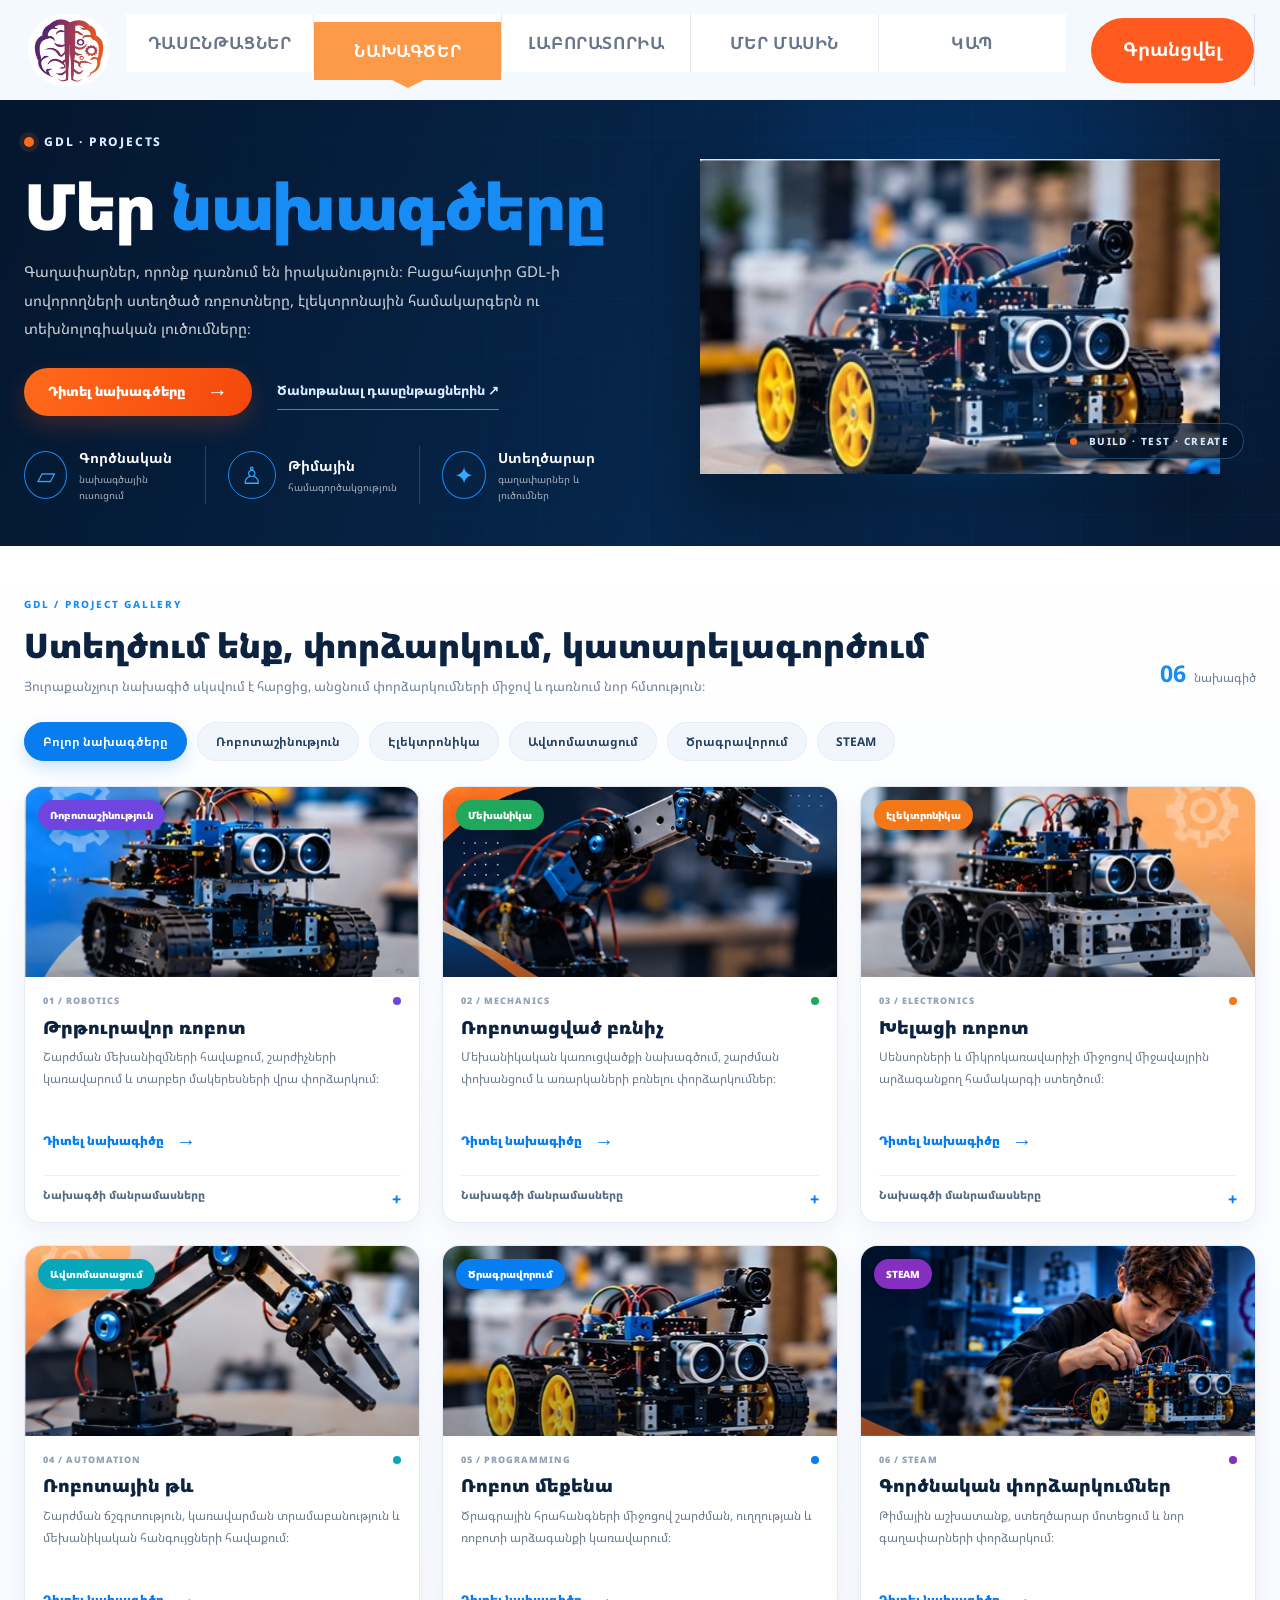
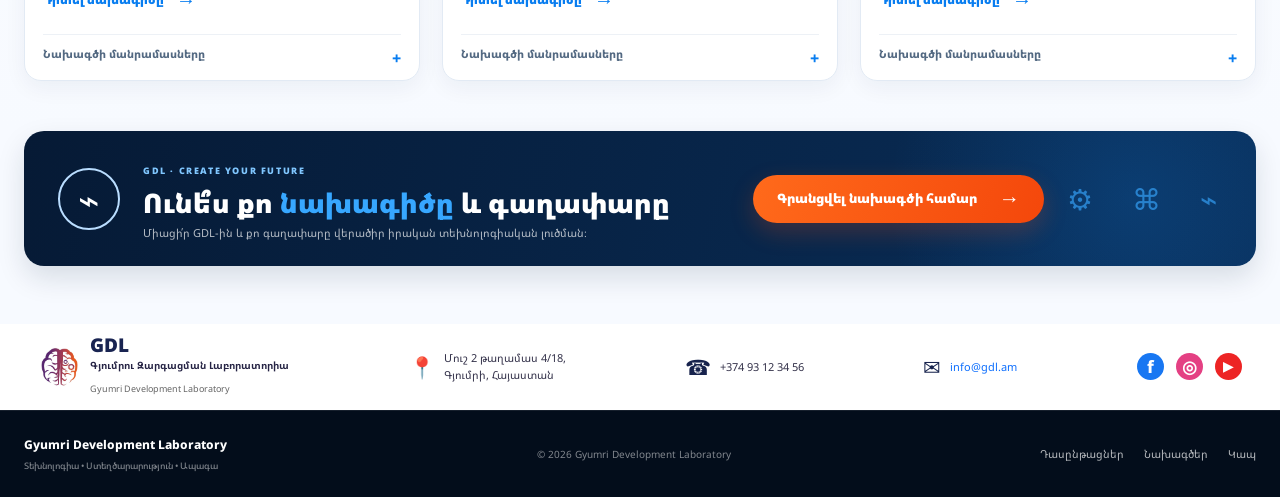
<file: projects.html>
<!doctype html>
<html lang="hy"><head>
<meta charset="utf-8"><meta name="viewport" content="width=device-width, initial-scale=1">
<meta name="description" content="Gyumri Development Laboratory — ռոբոտաշինություն, Arduino, էլեկտրոնիկա և գործնական տեխնոլոգիական կրթություն։">
<title>Նախագծեր | Gyumri Development Laboratory</title>
<link href="https://cdn.jsdelivr.net/npm/bootstrap@5.3.3/dist/css/bootstrap.min.css" rel="stylesheet">
<link rel="stylesheet" href="style.css"><link rel="stylesheet" href="responsive.css">
</head><body>
<header class="site-header">
  <nav class="gdl-color-nav" aria-label="Հիմնական նավիգացիա">
    <div class="container-xl">
      <ul id="navbar1" class="gdl-navbar">
        <li class="home-item"><a class="header-cta" href="index.html"><img src="images/logo.jpg" alt="GDL — Gyumri Development Laboratory"></a></li>
        <li id="btn1" class="gdl-btn gdl-text gdl-border-right"><a href="courses.html"><span class="gdl-title">ԴԱՍԸՆԹԱՑՆԵՐ</span><span class="gdl-arrow"></span></a></li>
        <li id="btn2" class="gdl-btn active gdl-text gdl-border-right"><a class="mobile-active" aria-current="page" href="projects.html"><span class="gdl-title">ՆԱԽԱԳԾԵՐ</span><span class="gdl-arrow"></span></a></li>
        <li id="btn3" class="gdl-btn gdl-text gdl-border-right"><a href="laboratory.html"><span class="gdl-title">ԼԱԲՈՐԱՏՈՐԻԱ</span><span class="gdl-arrow"></span></a></li>
        <li id="btn4" class="gdl-btn gdl-text gdl-border-right"><a href="about.html"><span class="gdl-title">ՄԵՐ ՄԱՍԻՆ</span><span class="gdl-arrow"></span></a></li>
        <li id="btn5" class="gdl-btn gdl-text"><a href="contact.html"><span class="gdl-title">ԿԱՊ</span><span class="gdl-arrow"></span></a></li>
        <li class="register-item"><a class="header-cta" href="register.html"><span class="gdl-title-2">Գրանցվել</span></a></li>
      </ul>
      <button type="button" class="gdl-mobile-toggle" id="gdlMobileToggle" aria-label="Բացել մենյուն" aria-controls="gdlMobileMenu" aria-expanded="false"><span></span><span></span><span></span></button>
    </div>
  </nav>
  <div class="gdl-mobile-overlay" id="gdlMobileOverlay"></div>
  <aside class="mobile-menu gdl-mobile-menu" id="gdlMobileMenu" aria-label="Հեռախոսի նավիգացիա" aria-hidden="true">
    <div class="gdl-mobile-menu-head"><span>ՄԵՆՅՈՒ</span><button type="button" class="gdl-mobile-close" id="gdlMobileClose" aria-label="Փակել մենյուն">×</button></div>
    <ul class="gdl-mobile-links">
      <li><a href="index.html">Գլխավոր</a></li><li><a href="courses.html">Դասընթացներ</a></li>
      <li><a href="projects.html" aria-current="page" class="mobile-active">Նախագծեր</a></li><li><a href="laboratory.html">Լաբորատորիա</a></li>
      <li><a href="about.html">Մեր մասին</a></li><li><a href="contact.html">Կապ</a></li>
      <li class="gdl-mobile-register"><a href="register.html">Գրանցվել <span>→</span></a></li>
    </ul>
  </aside>
</header>
<main class="projects-page">
  <section class="projects-hero">
    <div class="projects-hero-circuit" aria-hidden="true"></div>
    <div class="container-xl projects-hero-inner">
      <div class="projects-hero-copy">
        <span class="projects-eyebrow"><i></i> GDL · PROJECTS</span>
        <h1>Մեր <em>նախագծերը</em></h1>
        <p>Գաղափարներ, որոնք դառնում են իրականություն։ Բացահայտիր GDL-ի սովորողների ստեղծած ռոբոտները, էլեկտրոնային համակարգերն ու տեխնոլոգիական լուծումները։</p>
        <div class="projects-hero-actions">
          <a class="projects-primary-btn" href="#project-gallery">Դիտել նախագծերը <span>→</span></a>
          <a class="projects-secondary-link" href="courses.html">Ծանոթանալ դասընթացներին ↗</a>
        </div>
        <div class="projects-stats">
          <div class="projects-stat"><span class="projects-stat-icon">▱</span><div><strong>Գործնական</strong><small>նախագծային ուսուցում</small></div></div>
          <div class="projects-stat"><span class="projects-stat-icon">♙</span><div><strong>Թիմային</strong><small>համագործակցություն</small></div></div>
          <div class="projects-stat"><span class="projects-stat-icon">✦</span><div><strong>Ստեղծարար</strong><small>գաղափարներ և լուծումներ</small></div></div>
        </div>
      </div>
      <div class="projects-hero-visual">
        <div class="projects-hero-glow"></div>
        <img src="images/robot-car-detail.jpg" alt="GDL ռոբոտ մեքենայի նախագիծ" onerror="this.style.display='none'">
        <div class="projects-visual-tag"><span></span> BUILD · TEST · CREATE</div>
      </div>
    </div>
  </section>




  <section class="projects-work" id="project-gallery">
    <div class="container-xl">
      <div class="projects-section-heading">
        <div>
          <span class="projects-kicker">GDL / PROJECT GALLERY</span>
          <h2>Ստեղծում ենք, փորձարկում, կատարելագործում</h2>
          <p>Յուրաքանչյուր նախագիծ սկսվում է հարցից, անցնում փորձարկումների միջով և դառնում նոր հմտություն։</p>
        </div>
        <span class="projects-count"><b id="projectsVisibleCount">06</b> նախագիծ</span>
      </div>

      <div class="projects-filters" role="group" aria-label="Նախագծերի կատեգորիաների ֆիլտր">
        <button class="project-filter is-active" type="button" data-filter="all" aria-pressed="true">Բոլոր նախագծերը</button>
        <button class="project-filter" type="button" data-filter="robotics" aria-pressed="false">Ռոբոտաշինություն</button>
        <button class="project-filter" type="button" data-filter="electronics" aria-pressed="false">Էլեկտրոնիկա</button>
        <button class="project-filter" type="button" data-filter="automation" aria-pressed="false">Ավտոմատացում</button>
        <button class="project-filter" type="button" data-filter="programming" aria-pressed="false">Ծրագրավորում</button>
        <button class="project-filter" type="button" data-filter="steam" aria-pressed="false">STEAM</button>
      </div>

      <div class="projects-grid">
        <article class="project-card" data-category="robotics">
          <a class="project-image" href="#project-tracked" aria-label="Թրթուրավոր ռոբոտի մանրամասները">
            <img src="images/tracked-robot.jpg" alt="Թրթուրավոր ռոբոտ" loading="lazy">
            <span class="project-badge badge-violet">Ռոբոտաշինություն</span><span class="project-image-arrow">↗</span>
          </a>
          <div class="project-card-body">
            <div class="project-card-meta"><span>01 / ROBOTICS</span><span class="project-dot dot-violet"></span></div>
            <h3>Թրթուրավոր ռոբոտ</h3>
            <p>Շարժման մեխանիզմների հավաքում, շարժիչների կառավարում և տարբեր մակերեսների վրա փորձարկում։</p>
            <a class="project-more" href="#project-tracked">Դիտել նախագիծը <span>→</span></a>
          </div>
          <details class="project-details" id="project-tracked"><summary>Նախագծի մանրամասները</summary><p>Նախագծի ընթացքում ուսումնասիրվում են ռոբոտի շարժական հարթակը, շարժիչների միացումը և կառավարման հիմնական սկզբունքները։</p></details>
        </article>

        <article class="project-card" data-category="automation">
          <a class="project-image" href="#project-gripper" aria-label="Ռոբոտացված բռնիչի մանրամասները">
            <img src="images/robotic-gripper.jpg" alt="Ռոբոտացված բռնիչ" loading="lazy">
            <span class="project-badge badge-green">Մեխանիկա</span><span class="project-image-arrow">↗</span>
          </a>
          <div class="project-card-body">
            <div class="project-card-meta"><span>02 / MECHANICS</span><span class="project-dot dot-green"></span></div>
            <h3>Ռոբոտացված բռնիչ</h3>
            <p>Մեխանիկական կառուցվածքի նախագծում, շարժման փոխանցում և առարկաների բռնելու փորձարկումներ։</p>
            <a class="project-more" href="#project-gripper">Դիտել նախագիծը <span>→</span></a>
          </div>
          <details class="project-details" id="project-gripper"><summary>Նախագծի մանրամասները</summary><p>Բռնիչի կառուցվածքը թույլ է տալիս ուսումնասիրել մեխանիկական կապերը, շարժման ճշգրտությունը և կառավարման տարբեր եղանակները։</p></details>
        </article>

        <article class="project-card" data-category="electronics">
          <a class="project-image" href="#project-arduino" aria-label="Arduino ռոբոտի մանրամասները">
            <img src="images/arduino-robot.jpg" alt="Arduino ռոբոտ և էլեկտրոնային բաղադրիչներ" loading="lazy">
            <span class="project-badge badge-orange">Էլեկտրոնիկա</span><span class="project-image-arrow">↗</span>
          </a>
          <div class="project-card-body">
            <div class="project-card-meta"><span>03 / ELECTRONICS</span><span class="project-dot dot-orange"></span></div>
            <h3>Խելացի ռոբոտ</h3>
            <p>Սենսորների և միկրոկառավարիչի միջոցով միջավայրին արձագանքող համակարգի ստեղծում։</p>
            <a class="project-more" href="#project-arduino">Դիտել նախագիծը <span>→</span></a>
          </div>
          <details class="project-details" id="project-arduino"><summary>Նախագծի մանրամասները</summary><p>Սովորողները միացնում են էլեկտրոնային բաղադրիչները, ուսումնասիրում սենսորների ազդանշանները և ծրագրավորում սարքի արձագանքը։</p></details>
        </article>

        <article class="project-card" data-category="automation">
          <a class="project-image" href="#project-arm" aria-label="Ռոբոտային թևի մանրամասները">
            <img src="images/robotic-arm.jpg" alt="Ռոբոտային թև" loading="lazy">
            <span class="project-badge badge-teal">Ավտոմատացում</span><span class="project-image-arrow">↗</span>
          </a>
          <div class="project-card-body">
            <div class="project-card-meta"><span>04 / AUTOMATION</span><span class="project-dot dot-teal"></span></div>
            <h3>Ռոբոտային թև</h3>
            <p>Շարժման ճշգրտություն, կառավարման տրամաբանություն և մեխանիկական հանգույցների հավաքում։</p>
            <a class="project-more" href="#project-arm">Դիտել նախագիծը <span>→</span></a>
          </div>
          <details class="project-details" id="project-arm"><summary>Նախագծի մանրամասները</summary><p>Նախագիծը ներկայացնում է ռոբոտային թևի շարժման փուլերը և մեխանիկական ու էլեկտրոնային մասերի համատեղ աշխատանքը։</p></details>
        </article>

        <article class="project-card" data-category="programming">
          <a class="project-image" href="#project-car" aria-label="Ռոբոտ մեքենայի մանրամասները">
            <img src="images/robot-car-detail.jpg" alt="Ռոբոտ մեքենա" loading="lazy">
            <span class="project-badge badge-blue">Ծրագրավորում</span><span class="project-image-arrow">↗</span>
          </a>
          <div class="project-card-body">
            <div class="project-card-meta"><span>05 / PROGRAMMING</span><span class="project-dot dot-blue"></span></div>
            <h3>Ռոբոտ մեքենա</h3>
            <p>Ծրագրային հրահանգների միջոցով շարժման, ուղղության և ռոբոտի արձագանքի կառավարում։</p>
            <a class="project-more" href="#project-car">Դիտել նախագիծը <span>→</span></a>
          </div>
          <details class="project-details" id="project-car"><summary>Նախագծի մանրամասները</summary><p>Նախագծի ընթացքում ալգորիթմները վերածվում են շարժման հրահանգների, իսկ սովորողները ստուգում և բարելավում են կոդը։</p></details>
        </article>

        <article class="project-card" data-category="steam">
          <a class="project-image" href="#project-steam" aria-label="Գործնական փորձարկումների մանրամասները">
            <img src="images/hero-student-robot.jpg" alt="Սովորողը աշխատում է ռոբոտի վրա" loading="lazy">
            <span class="project-badge badge-purple">STEAM</span><span class="project-image-arrow">↗</span>
          </a>
          <div class="project-card-body">
            <div class="project-card-meta"><span>06 / STEAM</span><span class="project-dot dot-purple"></span></div>
            <h3>Գործնական փորձարկումներ</h3>
            <p>Թիմային աշխատանք, ստեղծարար մոտեցում և նոր գաղափարների փորձարկում։</p>
            <a class="project-more" href="#project-steam">Դիտել նախագիծը <span>→</span></a>
          </div>
          <details class="project-details" id="project-steam"><summary>Նախագծի մանրամասները</summary><p>Գործնական փորձարկումների միջոցով սովորողները միավորում են դիզայնը, տեխնոլոգիան և խնդիրների լուծման հմտությունները։</p></details>
        </article>
      </div>

      <div class="projects-empty" hidden>Այս կատեգորիայում նախագծեր դեռ չկան։</div>
    </div>
  </section>

  <section class="projects-cta-section">
    <div class="container-xl">
      <div class="projects-cta">
        <div class="projects-cta-icon">⌁</div>
        <div class="projects-cta-copy"><span>GDL · CREATE YOUR FUTURE</span><h2>Ունե՞ս քո <em>նախագիծը</em> և գաղափարը</h2><p>Միացի՛ր GDL-ին և քո գաղափարը վերածիր իրական տեխնոլոգիական լուծման։</p></div>
        <a href="register.html" class="projects-primary-btn">Գրանցվել նախագծի համար <span>→</span></a>
        <div class="projects-cta-decoration" aria-hidden="true">⚙　⌘　⌁</div>
      </div>
    </div>
  </section>
</main>

<footer class="gdl-footer"><div class="gdl-footer-main">
  <div class="gdl-footer-brand"><img src="images/logo.jpg" alt="GDL Logo"><div><h3>GDL</h3><p>Գյումրու Զարգացման Լաբորատորիա</p><small>Gyumri Development Laboratory</small></div></div>
  <div class="gdl-contact"><span>📍</span><p>Մուշ 2 թաղամաս 4/18,<br>Գյումրի, Հայաստան</p></div>
  <div class="gdl-contact"><span>☎</span><p>+374 93 12 34 56</p></div>
  <div class="gdl-contact"><span>✉</span><p><a href="mailto:info@gdl.am">info@gdl.am</a></p></div>
  <div class="gdl-social"><a href="#" aria-label="Facebook">f</a><a href="#" aria-label="Instagram">◎</a><a href="#" aria-label="YouTube">▶</a></div>
</div><div class="site-footer"><div class="container-xl footer-inner">
  <a class="footer-brand" href="index.html"><span>Gyumri Development Laboratory<small>Տեխնոլոգիա • Ստեղծարարություն • Ապագա</small></span></a>
  <p>© 2026 Gyumri Development Laboratory</p>
  <div class="footer-links"><a href="courses.html">Դասընթացներ</a><a href="projects.html">Նախագծեր</a><a href="contact.html">Կապ</a></div>
</div></div></footer>
<script src="script.js" defer></script></body></html>
</file>
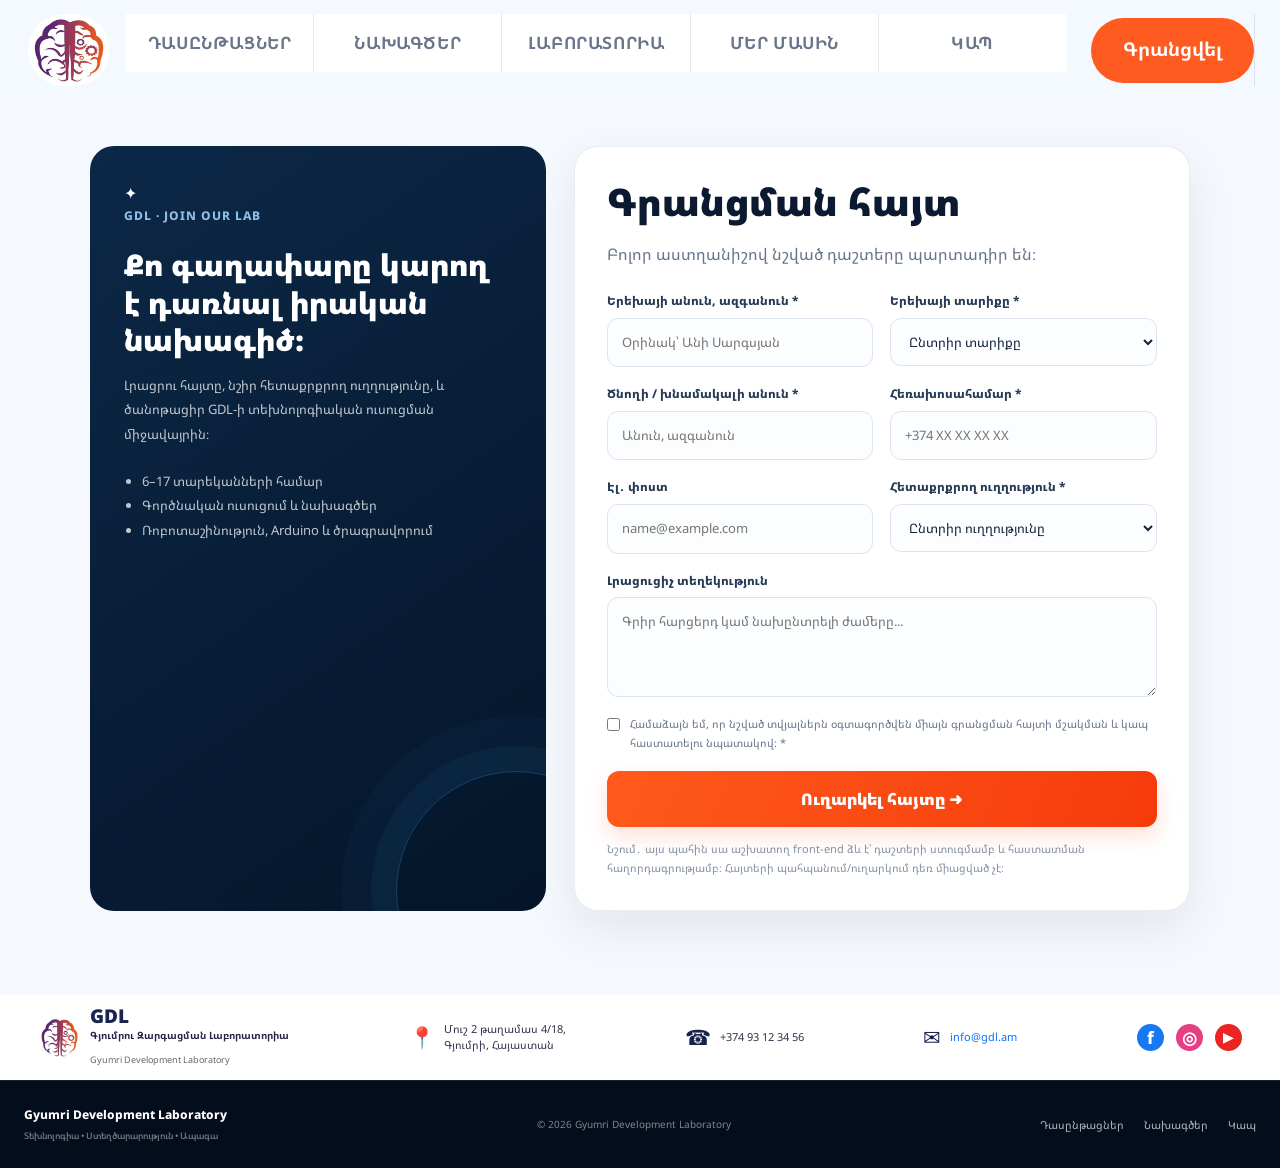
<file: register.html>
<!doctype html>
<html lang="hy"><head>
<meta charset="utf-8"><meta name="viewport" content="width=device-width, initial-scale=1">
<meta name="description" content="Gyumri Development Laboratory — ռոբոտաշինություն, Arduino, էլեկտրոնիկա և գործնական տեխնոլոգիական կրթություն։">
<title>Գրանցում | Gyumri Development Laboratory</title>
<link href="https://cdn.jsdelivr.net/npm/bootstrap@5.3.3/dist/css/bootstrap.min.css" rel="stylesheet">
<link rel="stylesheet" href="style.css"><link rel="stylesheet" href="responsive.css">
</head><body>
<header class="site-header">
  <nav class="gdl-color-nav" aria-label="Հիմնական նավիգացիա">
    <div class="container-xl">
      <ul id="navbar1" class="gdl-navbar">
        <li class="home-item"><a class="header-cta" href="index.html"><img src="images/logo.jpg" alt="GDL — Gyumri Development Laboratory"></a></li>
        <li id="btn1" class="gdl-btn gdl-text gdl-border-right"><a href="courses.html"><span class="gdl-title">ԴԱՍԸՆԹԱՑՆԵՐ</span><span class="gdl-arrow"></span></a></li>
        <li id="btn2" class="gdl-btn gdl-text gdl-border-right"><a href="projects.html"><span class="gdl-title">ՆԱԽԱԳԾԵՐ</span><span class="gdl-arrow"></span></a></li>
        <li id="btn3" class="gdl-btn gdl-text gdl-border-right"><a href="laboratory.html"><span class="gdl-title">ԼԱԲՈՐԱՏՈՐԻԱ</span><span class="gdl-arrow"></span></a></li>
        <li id="btn4" class="gdl-btn gdl-text gdl-border-right"><a href="about.html"><span class="gdl-title">ՄԵՐ ՄԱՍԻՆ</span><span class="gdl-arrow"></span></a></li>
        <li id="btn5" class="gdl-btn gdl-text"><a href="contact.html"><span class="gdl-title">ԿԱՊ</span><span class="gdl-arrow"></span></a></li>
        <li class="register-item"><a class="header-cta" href="register.html"><span class="gdl-title-2">Գրանցվել</span></a></li>
      </ul>
      <button type="button" class="gdl-mobile-toggle" id="gdlMobileToggle" aria-label="Բացել մենյուն" aria-controls="gdlMobileMenu" aria-expanded="false"><span></span><span></span><span></span></button>
    </div>
  </nav>
  <div class="gdl-mobile-overlay" id="gdlMobileOverlay"></div>
  <aside class="mobile-menu gdl-mobile-menu" id="gdlMobileMenu" aria-label="Հեռախոսի նավիգացիա" aria-hidden="true">
    <div class="gdl-mobile-menu-head"><span>ՄԵՆՅՈՒ</span><button type="button" class="gdl-mobile-close" id="gdlMobileClose" aria-label="Փակել մենյուն">×</button></div>
    <ul class="gdl-mobile-links">
      <li><a href="index.html">Գլխավոր</a></li><li><a href="courses.html">Դասընթացներ</a></li>
      <li><a href="projects.html">Նախագծեր</a></li><li><a href="laboratory.html">Լաբորատորիա</a></li>
      <li><a href="about.html">Մեր մասին</a></li><li><a href="contact.html">Կապ</a></li>
      <li class="gdl-mobile-register"><a href="register.html" aria-current="page" class="mobile-active">Գրանցվել <span>→</span></a></li>
    </ul>
  </aside>
</header>
<main><section class="gdl-inner-content"><div class="container-xl"><div class="gdl-register-page">
<aside class="gdl-register-aside"><div class="gdl-card-icon">✦</div><div class="gdl-breadcrumb">GDL · JOIN OUR LAB</div><h2>Քո գաղափարը կարող է դառնալ իրական նախագիծ։</h2><p>Լրացրու հայտը, նշիր հետաքրքրող ուղղությունը, և ծանոթացիր GDL-ի տեխնոլոգիական ուսուցման միջավայրին։</p><ul><li>6–17 տարեկանների համար</li><li>Գործնական ուսուցում և նախագծեր</li><li>Ռոբոտաշինություն, Arduino և ծրագրավորում</li></ul></aside>
<div class="gdl-form-card"><h2 class="section-title">Գրանցման հայտ</h2><p class="section-lead" style="margin-bottom:22px">Բոլոր աստղանիշով նշված դաշտերը պարտադիր են։</p>
<form id="gdlApplicationForm">
<div class="gdl-form-grid">
<div class="gdl-field"><label for="childName">Երեխայի անուն, ազգանուն *</label><input id="childName" name="childName" autocomplete="name" required placeholder="Օրինակ՝ Անի Սարգսյան"></div>
<div class="gdl-field"><label for="childAge">Երեխայի տարիքը *</label><select id="childAge" name="childAge" required><option value="">Ընտրիր տարիքը</option><option value="6">6 տարեկան</option><option value="7">7 տարեկան</option><option value="8">8 տարեկան</option><option value="9">9 տարեկան</option><option value="10">10 տարեկան</option><option value="11">11 տարեկան</option><option value="12">12 տարեկան</option><option value="13">13 տարեկան</option><option value="14">14 տարեկան</option><option value="15">15 տարեկան</option><option value="16">16 տարեկան</option><option value="17">17 տարեկան</option></select></div>
<div class="gdl-field"><label for="parentName">Ծնողի / խնամակալի անուն *</label><input id="parentName" name="parentName" required placeholder="Անուն, ազգանուն"></div>
<div class="gdl-field"><label for="phone">Հեռախոսահամար *</label><input id="phone" name="phone" type="tel" autocomplete="tel" required placeholder="+374 XX XX XX XX"></div>
<div class="gdl-field"><label for="email">Էլ․ փոստ</label><input id="email" name="email" type="email" autocomplete="email" placeholder="name@example.com"></div>
<div class="gdl-field"><label for="courseChoice">Հետաքրքրող ուղղություն *</label><select id="courseChoice" name="courseChoice" required><option value="">Ընտրիր ուղղությունը</option><option>Ռոբոտաշինություն</option><option>Arduino և էլեկտրոնիկա</option><option>Ծրագրավորում</option><option>3D մոդելավորում</option><option>STEAM նախագծեր</option><option>Դեռ չեմ կողմնորոշվել</option></select></div>
<div class="gdl-field full"><label for="message">Լրացուցիչ տեղեկություն</label><textarea id="message" name="message" placeholder="Գրիր հարցերդ կամ նախընտրելի ժամերը..."></textarea></div>
</div>
<label class="gdl-consent"><input type="checkbox" id="consent" required><span>Համաձայն եմ, որ նշված տվյալներն օգտագործվեն միայն գրանցման հայտի մշակման և կապ հաստատելու նպատակով։ *</span></label>
<button class="gdl-submit" type="submit">Ուղարկել հայտը <span>➜</span></button>
<div class="gdl-success" id="gdlFormSuccess" role="status" aria-live="polite">Շնորհակալություն։ Ձևը լրացված է։ Այս ցուցադրական տարբերակում հայտը դեռ չի ուղարկվում սերվեր․ տվյալների իրական ստացման համար պետք է միացնել backend կամ հայտերի ծառայություն։</div>
<p class="gdl-form-note">Նշում․ այս պահին սա աշխատող front-end ձև է՝ դաշտերի ստուգմամբ և հաստատման հաղորդագրությամբ։ Հայտերի պահպանում/ուղարկում դեռ միացված չէ։</p>
</form></div></div></div></section></main>
<footer class="gdl-footer"><div class="gdl-footer-main">
  <div class="gdl-footer-brand"><img src="images/logo.jpg" alt="GDL Logo"><div><h3>GDL</h3><p>Գյումրու Զարգացման Լաբորատորիա</p><small>Gyumri Development Laboratory</small></div></div>
  <div class="gdl-contact"><span>📍</span><p>Մուշ 2 թաղամաս 4/18,<br>Գյումրի, Հայաստան</p></div>
  <div class="gdl-contact"><span>☎</span><p>+374 93 12 34 56</p></div>
  <div class="gdl-contact"><span>✉</span><p><a href="mailto:info@gdl.am">info@gdl.am</a></p></div>
  <div class="gdl-social"><a href="#" aria-label="Facebook">f</a><a href="#" aria-label="Instagram">◎</a><a href="#" aria-label="YouTube">▶</a></div>
</div><div class="site-footer"><div class="container-xl footer-inner">
  <a class="footer-brand" href="index.html"><span>Gyumri Development Laboratory<small>Տեխնոլոգիա • Ստեղծարարություն • Ապագա</small></span></a>
  <p>© 2026 Gyumri Development Laboratory</p>
  <div class="footer-links"><a href="courses.html">Դասընթացներ</a><a href="projects.html">Նախագծեր</a><a href="contact.html">Կապ</a></div>
</div></div></footer>
<script src="script.js" defer></script></body></html>
</file>
<file: style.css>
@import url("https://fonts.googleapis.com/css2?family=Noto+Sans+Armenian:wght@400;500;600;700;800;900&display=swap");

:root {
  --navy: #06162b;
  --navy-2: #0b2340;
  --blue: #168cf4;
  --blue-2: #37a7ff;
  --ink: #0c1a31;
  --muted: #66748b;
  --soft: #f4f8fc;
  --line: #e6edf5;
  --radius: 22px;
  --gdl-purple: #54206f;
  --gdl-purple-active: #3f1556;
  --gdl-green-nav: #84930f;
  --gdl-blue-active: #0566c4;
  --gdl-orange: #ff5a1f;
  --gdl-orange-active: #ff5a1f;
  --gdl-teal: #159bb5;
  --gdl-teal-active: #08768c;
  --gdl-purple-row: #56085a;
  --gdl-gold-active: #d8790b;
  --gdl-navy: #071a35;
  --gdl-muted: #68758a;
  --gdl-white: #ffffff;
  --gdl-menu-height: 58px;
  --gdl-arrow-height: 8px;
}

* {
  box-sizing: border-box;
}

html {
  scroll-behavior: smooth;
  scroll-padding-top: 90px;
}

body {
  margin: 0;
  color: var(--ink);
  background: #fff;
  font-family: "Noto Sans Armenian", Arial, sans-serif;
  line-height: 1.65;
}

a {
  text-decoration: none;
}

img {
  max-width: 100%;
}

.container-xl {
  max-width: 1380px;
}

.site-header {
  height: 82px;
  position: relative;
  z-index: 20;
  background: rgba(255,255,255,.98);
  border-bottom: 1px solid rgba(14,34,60,.08);
}

.navbar {
  height: 100%;
  display: flex;
  align-items: center;
  justify-content: space-between;
  gap: 28px;
  padding-left: 24px;
  padding-right: 24px;
}

.brand {
  display: flex;
  align-items: center;
  gap: 12px;
  color: var(--navy);
  min-width: 280px;
}

.brand-logo {
  width: 250px;
  height: 58px;
  object-fit: contain;
  border-radius: 12px;
  mix-blend-mode: multiply;
}

.desktop-links {
  display: flex;
  align-items: center;
  justify-content: center;
  gap: clamp(18px, 2.7vw, 42px);
  flex: 1;
}

.desktop-links a {
  color: #17233a;
  font-size: 13px;
  font-weight: 700;
  padding: 27px 0 23px;
  border-bottom: 3px solid transparent;
  transition: color .2s, border-color .2s;
  white-space: nowrap;
}

.desktop-links a:hover, .desktop-links a.active {
  color: var(--blue);
  border-color: var(--blue);
}

.btn {
  border: 0;
  border-radius: 13px;
  padding: 12px 22px;
  font-weight: 800;
  font-size: 13px;
  display: inline-flex;
  align-items: center;
  justify-content: center;
  gap: 16px;
  transition: transform .2s, box-shadow .2s, background .2s;
}

.btn:hover {
  transform: translateY(-2px);
}

.btn span {
  font-size: 21px;
  line-height: 1;
}

.btn-orange {
  background: linear-gradient(115deg, #ff5a1c, #f63b0b);
  color: #fff;
  box-shadow: 0 8px 22px rgba(255,76,22,.16);
}

.btn-orange:hover {
  background: #ed3d0b;
  color: #fff;
  box-shadow: 0 12px 28px rgba(255,76,22,.25);
}

.btn-blue {
  color: #fff;
  background: linear-gradient(115deg, #168cf4, #0875df);
  box-shadow: 0 10px 24px rgba(22,140,244,.2);
}

.btn-blue:hover {
  color: #fff;
  background: #0875df;
}

.header-cta {
  white-space: nowrap;
  padding: 2px 2px;
}

.mobile-menu {
  display: none;
}

.hero {
  min-height: 490px;
  position: relative;
  overflow: hidden;
  color: #fff;
  background: var(--navy) url("images/hero-student-robot.jpg") center 48% / cover no-repeat;
  isolation: isolate;
}

.hero-shade {
  position: absolute;
  inset: 0;
  z-index: -1;
  background: linear-gradient(90deg, rgba(3,15,31,.97) 0%, rgba(3,15,31,.89) 29%, rgba(3,15,31,.32) 53%, rgba(3,15,31,.04) 100%);
}

.hero-inner {
  min-height: 490px;
  display: flex;
  align-items: center;
  padding: 48px 24px 62px;
  position: relative;
}

.hero-content {
  max-width: 575px;
  position: relative;
  z-index: 2;
}

.eyebrow, .section-kicker {
  color: var(--blue);
  font-size: 12px;
  font-weight: 900;
  text-transform: uppercase;
  letter-spacing: 1.4px;
  margin: 0 0 13px;
}

.eyebrow {
  color: #7fc8ff;
  display: flex;
  align-items: center;
  gap: 10px;
}

.eyebrow-dot {
  width: 8px;
  height: 8px;
  background: var(--gdl-orange);
  border-radius: 50%;
  box-shadow: 0 0 0 5px rgba(255,76,22,.13);
}

.hero h1 {
  color: #fff;
  font-size: clamp(38px, 4.3vw, 64px);
  line-height: 1.14;
  font-weight: 900;
  letter-spacing: -1.9px;
  margin: 0 0 18px;
}

.hero h1 em {
  color: var(--blue-2);
  font-style: normal;
  display: inline-block;
  position: relative;
}

.hero h1 em::after {
  content: "";
  position: absolute;
  width: 84px;
  height: 4px;
  border-radius: 99px;
  background: var(--gdl-orange);
  bottom: -7px;
  left: 4px;
  transform: rotate(-5deg);
}

.hero-lead {
  max-width: 510px;
  color: rgba(255,255,255,.82);
  font-size: 15px;
  line-height: 1.85;
  margin: 0 0 25px;
}

.hero-actions {
  display: flex;
  align-items: center;
  flex-wrap: wrap;
  gap: 22px;
}

.btn-lg {
  padding: 15px 25px;
  font-size: 14px;
  border-radius: 14px;
}

.text-link {
  font-weight: 800;
  font-size: 13px;
}

.light-link {
  color: #fff;
}

.light-link span {
  color: var(--blue-2);
  margin-left: 7px;
  font-size: 18px;
}

.hero-stats {
  display: flex;
  gap: 30px;
  margin-top: 34px;
}

.hero-stats div {
  padding-left: 13px;
  border-left: 2px solid rgba(255,255,255,.2);
  display: flex;
  flex-direction: column;
  line-height: 1.45;
}

.hero-stats strong {
  font-size: 13px;
  color: #fff;
}

.hero-stats span {
  color: rgba(255,255,255,.62);
  font-size: 11px;
}

.feature-strip {
  position: relative;
  z-index: 3;
  margin: -31px auto 0;
  display: grid;
  grid-template-columns: repeat(4, 1fr);
  background: rgba(255,255,255,.97);
  border: 1px solid rgba(220,231,243,.8);
  border-radius: 19px;
  box-shadow: 0 18px 48px rgba(10,36,68,.09);
  padding: 12px 16px;
}

.feature-item {
  display: flex;
  align-items: center;
  gap: 13px;
  min-width: 0;
  padding: 13px 15px;
  color: var(--ink);
  border-right: 1px solid var(--line);
  transition: background .2s;
  border-radius: 12px;
}

.feature-item:last-child {
  border-right: 0;
}

.feature-item:hover {
  background: #f4f9ff;
  color: var(--ink);
}

.feature-icon {
  flex: 0 0 55px;
  width: 55px;
  height: 55px;
  display: grid;
  place-items: center;
  background: #e9f5ff;
  border-radius: 50%;
}

.feature-icon svg {
  width: 31px;
  height: 31px;
  fill: var(--blue);
  stroke: var(--blue);
  stroke-width: 2;
  stroke-linecap: round;
  stroke-linejoin: round;
}

.feature-item > span:nth-child(2) {
  display: flex;
  flex-direction: column;
}

.feature-item strong {
  font-size: 20px;
  font-weight: 900;
  margin-bottom: 4px;
}

.feature-item small {
  color: var(--muted);
  font-size: 15px;
  line-height: 1.5;
}

.feature-arrow {
  color: var(--blue);
  font-size: 20px;
  margin-left: auto;
}

.section-pad {
  padding: 18px 0;
}

.intro-section {
  background: linear-gradient(180deg, #fff, #f8fbff);
}

.intro-copy {
  padding-right: 14px;
}

.section-kicker {
  margin-bottom: 10px;
}

.intro-copy h2, .section-heading h2, .projects-heading h2, .cta-inner h2 {
  font-size: clamp(28px, 3vw, 39px);
  line-height: 1.2;
  font-weight: 900;
  letter-spacing: -1px;
  margin: 0 0 18px;
}

.intro-copy h2 span, .section-heading h2 span, .projects-heading h2 span, .cta-inner h2 span {
  color: var(--gdl-orange);
}

.intro-copy > p:not(.section-kicker) {
  color: var(--muted);
  font-size: 13px;
  line-height: 1.9;
  margin-bottom: 23px;
}

.intro-photo {
  height: 330px;
  border-radius: 20px;
  overflow: hidden;
  box-shadow: 0 16px 40px rgba(13,34,59,.12);
}

.intro-photo img {
  width: 100%;
  height: 100%;
  object-fit: cover;
}

.learning-panel {
  background: linear-gradient(145deg, #0c2847, #041529);
  color: #fff;
  border-radius: 20px;
  padding: 29px 27px;
  min-height: 300px;
  box-shadow: 0 16px 40px rgba(5,25,48,.16);
}

.panel-title {
  font-size: 15px;
  font-weight: 900;
  padding-bottom: 14px;
  margin: 0 0 12px;
  border-bottom: 2px solid var(--blue);
}

.learning-panel ul {
  list-style: none;
  margin: 0;
  padding: 0;
  display: grid;
  gap: 17px;
}

.learning-panel li {
  display: flex;
  align-items: center;
  gap: 14px;
  font-size: 12px;
  color: rgba(255,255,255,.88);
}

.panel-symbol {
  color: var(--blue-2);
  font-weight: 900;
  font-size: 23px;
  min-width: 32px;
  text-align: center;
}

.courses-section {
  background: #f3f7fb;
}

.section-heading {
  text-align: center;
  max-width: 700px;
  margin: 0 auto 35px;
}

.section-heading h2 {
  margin-bottom: 10px;
}

.section-heading > p:last-child {
  color: var(--muted);
  font-size: 13px;
}

.course-card {
  height: 100%;
  background: #fff;
  border: 1px solid #e8eef5;
  border-radius: 18px;
  overflow: hidden;
  box-shadow: 0 10px 28px rgba(12,38,67,.045);
  transition: transform .25s, box-shadow .25s;
}

.course-card:hover {
  transform: translateY(-6px);
  box-shadow: 0 18px 40px rgba(12,38,67,.12);
}

.course-image {
  height: 185px;
  position: relative;
  overflow: hidden;
  background: #dceaf6;
}

.course-image img {
  width: 100%;
  height: 100%;
  object-fit: cover;
  transition: transform .4s;
}

.course-card:hover .course-image img {
  transform: scale(1.05);
}

.course-image > span {
  position: absolute;
  top: 13px;
  left: 13px;
  color: #fff;
  background: var(--gdl-orange);
  border-radius: 8px;
  font-size: 11px;
  font-weight: 900;
  padding: 5px 9px;
}

.course-body {
  padding: 22px 20px 20px;
}

.course-body h3 {
  font-size: 15px;
  line-height: 1.5;
  font-weight: 900;
  min-height: 44px;
  margin: 0 0 9px;
}

.course-body p {
  color: var(--muted);
  font-size: 12px;
  line-height: 1.8;
  min-height: 65px;
  margin: 0 0 17px;
}

.course-body a {
  color: var(--blue);
  font-size: 12px;
  font-weight: 900;
}

.course-body a span {
  font-size: 18px;
  margin-left: 8px;
}

.projects-section {
  background: #fff;
}

.projects-heading {
  display: flex;
  align-items: end;
  justify-content: space-between;
  gap: 28px;
  margin-bottom: 30px;
}

.projects-heading h2 {
  margin-bottom: 0;
}

.projects-heading > p {
  max-width: 460px;
  color: var(--muted);
  font-size: 13px;
  margin: 0 0 4px;
}

.project-gallery {
  display: grid;
  grid-template-columns: 1.25fr 1fr 1fr;
  grid-template-rows: 210px 210px;
  gap: 18px;
}

.project-tile {
  position: relative;
  overflow: hidden;
  border-radius: 18px;
  background: var(--navy);
  min-width: 0;
}

.project-large {
  grid-row: span 2;
}

.project-tile img {
  width: 100%;
  height: 100%;
  object-fit: cover;
  transition: transform .45s;
}

.project-tile:hover img {
  transform: scale(1.06);
}

.project-overlay {
  position: absolute;
  inset: auto 0 0;
  padding: 42px 18px 17px;
  color: #fff;
  font-size: 12px;
  font-weight: 800;
  display: flex;
  justify-content: space-between;
  align-items: end;
  background: linear-gradient(transparent, rgba(2,13,27,.9));
}

.project-overlay b {
  font-size: 20px;
  color: #fff;
}

.cta-section {
  position: relative;
  overflow: hidden;
  background: var(--navy) url("images/robot-hand-detail.jpg") left center / auto 100% no-repeat;
  color: #fff;
}

.cta-section::before {
  content: "";
  position: absolute;
  inset: 0;
  background: linear-gradient(90deg, rgba(3,17,35,.35), rgba(3,17,35,.96) 39%, rgba(3,17,35,.98));
}

.cta-inner {
  position: relative;
  display: flex;
  align-items: center;
  justify-content: flex-end;
  gap: 55px;
  padding: 58px 24px;
}

.cta-inner > div {
  max-width: 580px;
  margin-right: auto;
  margin-left: 34%;
}

.cta-inner .section-kicker {
  color: #69bfff;
}

.cta-inner h2 {
  color: #fff;
  margin-bottom: 10px;
}

.cta-inner p:not(.section-kicker) {
  color: rgba(255,255,255,.7);
  font-size: 13px;
  margin: 0;
}

.cta-decor {
  position: absolute;
  left: 7%;
  top: 8%;
  color: rgba(57,161,255,.18);
  font-size: 130px;
}

.site-footer {
  background: #030d1b;
  color: #fff;
  border-top: 1px solid rgba(255,255,255,.08);
}

.footer-inner {
  display: flex;
  align-items: center;
  justify-content: space-between;
  gap: 25px;
  padding: 24px;
}

.footer-brand {
  display: flex;
  align-items: center;
  gap: 10px;
  color: #fff;
  font-size: 12px;
  font-weight: 800;
}

.footer-brand img {
  width: 42px;
  height: 42px;
  object-fit: contain;
  border-radius: 50px;
}

.footer-brand span {
  display: flex;
  flex-direction: column;
}

.footer-brand small {
  color: rgba(255,255,255,.5);
  font-size: 9px;
  font-weight: 500;
  margin-top: 4px;
}

.footer-inner > p {
  margin: 0;
  color: rgba(255,255,255,.5);
  font-size: 10px;
}

.footer-links {
  display: flex;
  gap: 20px;
}

.footer-links a {
  color: rgba(255,255,255,.7);
  font-size: 11px;
}

.footer-links a:hover {
  color: #fff;
}

/*<<<<<<<<<<<<<<MENUN NEW DETAL>>>>>>>>>>>>>*/

/* MENU CONTAINER */

.gdl-color-nav {
  width: 100%;
  padding: 14px;
  background: #f4f9ff;
}

ul#navbar1.gdl-navbar {
  display: flex;
  flex-direction: row;
  align-items: stretch;
  width: min(1300px, 100%);
  min-height: var(--gdl-menu-height);
  margin: 0 auto;
  padding: 0;
  list-style: none;
  box-shadow: 1px 0px 0px rgba(7, 26, 53, 0.10);
}

/* SHARED MENU BUTTON STYLES */

.gdl-navbar .gdl-btn {
  position: relative;
  z-index: 1;
  height: var(--gdl-menu-height);
  flex: 1 1 0;
  color: var(--gdl-muted);
  background: var(--gdl-white);
  text-align: center;
  font-size: 17px;
  font-weight: 700;
}

.gdl-navbar .gdl-btn.gdl-border-right {
  border-right: 1px solid #e2e9f1;
}

.gdl-navbar .gdl-btn a {
  position: relative;
  display: block;
  width: 100%;
  height: 100%;
  color: inherit;
  text-decoration: none;
  outline-offset: -4px;
  transition: background-color 0.25s ease, color 0.25s ease;
}

.gdl-navbar .gdl-title {
  display: inline-block;
  width: 100%;
  padding: 0 16px;
  line-height: var(--gdl-menu-height);
  vertical-align: middle;
  letter-spacing: 0.6px;
  white-space: nowrap;
}

.gdl-navbar .gdl-icon {
  display: flex;
  align-items: center;
  justify-content: center;
  width: 100%;
  height: var(--gdl-menu-height);
}

.brand-logo {
  display: block;
  width: 75px;
  height: 57px;
  object-fit: contain;
}

/* DOWN ARROW */

.gdl-navbar .gdl-arrow {
  position: absolute;
  bottom: 0;
  left: 50%;
  width: 0;
  height: 0;
  border-top: var(--gdl-arrow-height) solid transparent;
  border-right: 16px solid transparent;
  border-left: 16px solid transparent;
  opacity: 0;
  transform: translate(-50%, 0);
  transition: bottom 0.25s ease, opacity 0.25s ease;
}

/* INDIVIDUAL BUTTON COLORS */

#navbar1  a:hover,
#navbar1 #home.active a {
  color: var(--gdl-white);
}

#navbar1  a:hover ,
#navbar1 .active a {
  bottom: calc(-1 * var(--gdl-arrow-height));
  border-top-color: #ff5a1f;
  opacity: 1;
}

#navbar1 #btn1 a:hover,
#navbar1 #btn1.active a {
  color: var(--gdl-white);
  background: var(--gdl-green-nav);
}

#navbar1 #btn1 a:hover .gdl-arrow,
#navbar1 #btn1.active a .gdl-arrow {
  bottom: calc(-1 * var(--gdl-arrow-height));
  border-top-color: var(--gdl-green-nav);
  opacity: 1;
}

#navbar1 #btn2 a:hover,
#navbar1 #btn2.active a {
  color: var(--gdl-white);
  background: var(--gdl-orange);
}

#navbar1 #btn2 a:hover .gdl-arrow,
#navbar1 #btn2.active a .gdl-arrow {
  bottom: calc(-1 * var(--gdl-arrow-height));
  border-top-color: var(--gdl-orange);
  opacity: 1;
}

#navbar1 #btn3 a:hover,
#navbar1 #btn3.active a {
  color: var(--gdl-white);
  background: var(--gdl-teal);
}

#navbar1 #btn3 a:hover .gdl-arrow,
#navbar1 #btn3.active a .gdl-arrow {
  bottom: calc(-1 * var(--gdl-arrow-height));
  border-top-color: var(--gdl-teal);
  opacity: 1;
}

#navbar1 #btn4 a:hover,
#navbar1 #btn4.active a {
  color: var(--gdl-white);
  background: var(--gdl-purple-row);
}

#navbar1 #btn4 a:hover .gdl-arrow,
#navbar1 #btn4.active a .gdl-arrow {
  bottom: calc(-1 * var(--gdl-arrow-height));
  border-top-color: var(--gdl-purple-row);
  opacity: 1;
}

#navbar1 #btn5 a:hover,
#navbar1 #btn5.active a {
  color: var(--gdl-white);
  background: var(--gdl-navy);
}

#navbar1 #btn5 a:hover .gdl-arrow,
#navbar1 #btn5.active a .gdl-arrow {
  bottom: calc(-1 * var(--gdl-arrow-height));
  border-top-color: var(--gdl-navy);
  opacity: 1;
}

/* REGISTER BUTTON — GAP AFTER CONTACT, NO WHITE BACKPLATE */

.home-item {
  width: 100px;
}

.home-item img {
  border-radius: 50px;
  width: 82px;
  height: 72px;
}

.gdl-navbar .register-item {
  flex: 0 0 auto;
  display: flex;
  align-items: center;
  justify-content: center;
  margin-left: 25px;
  padding: 0;
  border: 0;
}

.register-item .header-cta {
  display: flex;
  align-items: center;
  justify-content: center;
  width: 163px;
  height: 65px;
  padding: 0 25px;
  background: #ff5a1f;
  color: var(--gdl-white);
  border: 0;
  border-radius: 40px;
  text-decoration: none;
  transition: background-color 0.3s ease, transform 0.3s ease;
}

.register-item .gdl-title-2 {
  color: var(--gdl-white);
  font-size: 19px;
  font-weight: 700;
  white-space: nowrap;
}

.register-item .header-cta:hover {
  background: var(--gdl-purple);
  color: var(--gdl-white);
  transform: translateY(-2px);
}

.register-item .header-cta:active {
  transform: scale(0.97);
}

/* KEYBOARD ACCESSIBILITY */

.gdl-navbar a:focus-visible {
  outline: 3px solid var(--gdl-orange);
  outline-offset: -3px;
}

/* Main site responsive rules */

/* Responsive layout — tablet and mobile */

/* ==========================================================
   GDL CUSTOM MENU — desktop-links + mobile-menu + logo
   LESS-ի սկզբնական մենյուն փոխարկված է սովորական CSS-ի։
========================================================== */

:root {
  --gdl-home: #9b59b6;
  --gdl-home-active: #773e8e;
  --gdl-green: #5baa8a;
  --gdl-green-active: #3d765f;
  --gdl-coral: #ed755c;
  --gdl-coral-active: #e84f30;
  --gdl-turquoise: #6dbdc4;
  --gdl-turquoise-active: #3b8a91;
  --gdl-orange: #fd9a49;
  --gdl-orange-active: #e36802;
  --gdl-menu-blue: #738cc5;
  --gdl-menu-blue-active: #3c5590;
}

/* Գլխավոր տող՝ լոգոն ձախում, մենյուն՝ աջում */

.site-header .gdl-header {
  width: 100%;
  max-width: 1440px;
  min-height: 82px;
  height: auto;
  margin: 0 auto;
  display: flex;
  align-items: center;
  justify-content: space-between;
  gap: 24px;
  padding: 12px 24px;
}

.site-header .gdl-header .brand {
  min-width: 250px;
  flex-shrink: 0;
}

.site-header .gdl-menu {
  height: 50px;
  flex: 1;
  min-width: 0;
  margin: 0;
  padding: 0;
  display: flex;
  flex-direction: row;
  align-items: stretch;
  list-style: none;
  font-family: "Source Sans Pro", Arial, sans-serif;
}

.site-header .gdl-menu li.btn {
  position: relative;
  z-index: 1;
  height: 50px;
  padding: 0;
  margin: 0;
  border-radius: 0;
  border: 0;
  background: #fff;
  color: #7f8c8d;
  text-align: center;
  font-size: 14px;
  font-weight: 600;
  box-shadow: none;
}

.site-header .gdl-menu li.btn.border-right {
  border-right: 1px solid #d5dadd;
}

.site-header .gdl-menu #home {
  flex: 5;
}

.site-header .gdl-menu #btn1,
.site-header .gdl-menu #btn2,
.site-header .gdl-menu #btn3,
.site-header .gdl-menu #btn4,
.site-header .gdl-menu #btn5 {
  flex: 19;
}

.site-header .gdl-menu li.btn > a {
  position: relative;
  display: block;
  width: 100%;
  height: 50px;
  padding: 0;
  color: inherit;
  text-decoration: none;
  outline: none;
  transition: background-color .3s ease-out, color .3s ease-out;
}

.site-header .gdl-menu .title {
  display: inline-block;
  width: 100%;
  line-height: 50px;
  vertical-align: middle;
  letter-spacing: 1.2px;
  white-space: nowrap;
}

.site-header .gdl-menu span.img {
  display: inline-block;
  width: 100%;
  height: 50px;
  line-height: 50px;
}

.site-header .gdl-menu span.img svg {
  position: absolute;
  top: 50%;
  left: 50%;
  width: 30px;
  height: 30px;
  fill: #7f8c8d;
  transform: translate(-50%, -50%);
}

.site-header .gdl-menu .gdl-arrow {
  position: absolute;
  left: 50%;
  bottom: 0;
  width: 0;
  height: 0;
  opacity: 0;
  transform: translateX(-50%);
  transition: bottom .3s ease-out, opacity .3s ease-out;
  border-left: 16px solid transparent;
  border-right: 16px solid transparent;
  border-top: 8px solid transparent;
}

.site-header .gdl-menu #home:hover,
.site-header .gdl-menu #home.active,
.site-header .gdl-menu #home > a:focus {
  background: var(--gdl-home-active);
  color: #fff;
}

.site-header .gdl-menu #btn1:hover,
.site-header .gdl-menu #btn1.active,
.site-header .gdl-menu #btn1 > a:focus {
  background: var(--gdl-green-active);
  color: #fff;
}

.site-header .gdl-menu #btn2:hover,
.site-header .gdl-menu #btn2.active,
.site-header .gdl-menu #btn2 > a:focus {
  background: var(--gdl-coral-active);
  color: #fff;
}

.site-header .gdl-menu #btn3:hover,
.site-header .gdl-menu #btn3.active,
.site-header .gdl-menu #btn3 > a:focus {
  background: var(--gdl-turquoise-active);
  color: #fff;
}

.site-header .gdl-menu #btn4:hover,
.site-header .gdl-menu #btn4.active,
.site-header .gdl-menu #btn4 > a:focus {
  background: var(--gdl-orange-active);
  color: #fff;
}

.site-header .gdl-menu #btn5:hover,
.site-header .gdl-menu #btn5.active,
.site-header .gdl-menu #btn5 > a:focus {
  background: var(--gdl-menu-blue-active);
  color: #fff;
}

.site-header .gdl-menu #home:hover .gdl-arrow,
.site-header .gdl-menu #home.active .gdl-arrow,
.site-header .gdl-menu #btn1:hover .gdl-arrow,
.site-header .gdl-menu #btn1.active .gdl-arrow,
.site-header .gdl-menu #btn2:hover .gdl-arrow,
.site-header .gdl-menu #btn2.active .gdl-arrow,
.site-header .gdl-menu #btn3:hover .gdl-arrow,
.site-header .gdl-menu #btn3.active .gdl-arrow,
.site-header .gdl-menu #btn4:hover .gdl-arrow,
.site-header .gdl-menu #btn4.active .gdl-arrow,
.site-header .gdl-menu #btn5:hover .gdl-arrow,
.site-header .gdl-menu #btn5.active .gdl-arrow {
  bottom: -8px;
  opacity: 1;
}

.site-header .gdl-menu #home:hover .gdl-arrow,
.site-header .gdl-menu #home.active .gdl-arrow {
  border-top-color: var(--gdl-home);
}

.site-header .gdl-menu #btn1:hover .gdl-arrow,
.site-header .gdl-menu #btn1.active .gdl-arrow {
  border-top-color: var(--gdl-green);
}

.site-header .gdl-menu #btn2:hover .gdl-arrow,
.site-header .gdl-menu #btn2.active .gdl-arrow {
  border-top-color: var(--gdl-coral);
}

.site-header .gdl-menu #btn3:hover .gdl-arrow,
.site-header .gdl-menu #btn3.active .gdl-arrow {
  border-top-color: var(--gdl-turquoise);
}

.site-header .gdl-menu #btn4:hover .gdl-arrow,
.site-header .gdl-menu #btn4.active .gdl-arrow {
  border-top-color: var(--gdl-orange);
}

.site-header .gdl-menu #btn5:hover .gdl-arrow,
.site-header .gdl-menu #btn5.active .gdl-arrow {
  border-top-color: var(--gdl-menu-blue);
}

.site-header .gdl-menu #home:hover svg,
.site-header .gdl-menu #home.active svg {
  fill: #fff;
}

/* Հեռախոսի կոճակն ու բացվող մենյուն */

.site-header .gdl-mobile-toggle,
.site-header .gdl-mobile-menu,
.gdl-mobile-overlay {
  display: none;
}

/* Isolated animated course section */

.gdl-course-animation, .gdl-course-animation * {
  box-sizing: border-box;
}

.gdl-course-animation {
  --cyan: #1bdcf0;
  --blue: #168bff;
  --navy: #03091b;
  --purple: #7653ff;
}

.gdl-course-animation {
  margin: 0;
  min-height: 100%;
  background: #020615;
  color: #eef8ff;
  font-family: Inter,"Segoe UI",Arial,sans-serif;
}

.gdl-course-animation {
  min-height: 100vh;
  display: grid;
  place-items: center;
  overflow: hidden;
}

.gdl-course-animation .deck {
  width: min(100vw,1600px);
  height: min(100vh,950px);
  min-height: 650px;
  position: relative;
  overflow: hidden;
  background: #041027;
}

.gdl-course-animation .slides {
  height: 100%;
  width: 200%;
  display: flex;
  transform: translateX(0);
  transition: transform 1s cubic-bezier(.7,0,.2,1);
}

.gdl-course-animation .slide {
  position: relative;
  width: 50%;
  height: 100%;
  flex: 0 0 50%;
  overflow: hidden;
  padding: clamp(24px,4vh,48px) clamp(18px,4vw,64px) 70px;
  background: radial-gradient(ellipse at 50% 52%,rgba(0,105,255,.18),transparent 38%),linear-gradient(135deg,#030817,#071735 52%,#020817);
}

.gdl-course-animation .ambient-grid {
  position: absolute;
  inset: 0;
  opacity: .4;
  pointer-events: none;
  background-image: radial-gradient(circle,rgba(99,187,255,.7) 1px,transparent 1.5px),linear-gradient(rgba(56,116,186,.08) 1px,transparent 1px),linear-gradient(90deg,rgba(56,116,186,.08) 1px,transparent 1px);
  background-size: 90px 90px,42px 42px,42px 42px;
  background-position: 0 0,center,center;
  mask-image: radial-gradient(ellipse,#000 15%,transparent 88%);
}

.gdl-course-animation .slide-heading {
  position: relative;
  z-index: 3;
  text-align: center;
}

.gdl-course-animation .eyebrow {
  font-size: 10px;
  letter-spacing: .26em;
  font-weight: 800;
  color: #73caff;
}

.gdl-course-animation .eyebrow i {
  display: inline-block;
  width: 6px;
  height: 6px;
  border-radius: 50%;
  background: #25f2d3;
  box-shadow: 0 0 9px #25f2d3;
  margin: 0 8px 1px 0;
}

.gdl-course-animation h1 {
  margin: 13px 0 7px;
  font-size: clamp(24px,3.5vw,45px);
  letter-spacing: -.035em;
  color: #f4f8ff;
}

.gdl-course-animation h1 em {
  font-style: normal;
  color: #1bcaff;
  text-shadow: 0 0 22px #087dca;
}

.gdl-course-animation .slide-heading p {
  margin: 0;
  color: #9bb8d8;
  font-size: clamp(11px,1.2vw,14px);
}

.gdl-course-animation .visual {
  position: relative;
  width: min(100%,1240px);
  height: clamp(420px,64vh,660px);
  min-height: 420px;
  margin: 10px auto 0;
}

.gdl-course-animation .svg-layer {
  position: absolute;
  inset: 0;
  width: 100%;
  height: 100%;
  z-index: 1;
  overflow: visible;
  pointer-events: none;
}

.gdl-course-animation .base-line {
  fill: none;
  stroke: rgba(29,115,220,.35);
  stroke-width: 1.6;
}

.gdl-course-animation .animated-line {
  fill: none;
  stroke: #168cf4;
  stroke-width: 2.2;
  stroke-linecap: round;
  filter: none;
  stroke-dasharray: 8 7;
  opacity: .95;
}

.gdl-course-animation .light-dot {
  fill: #a3fbff;
  filter: none;
}

.gdl-course-animation .main-hub, .gdl-course-animation .workflow-hub {
  position: absolute;
  left: 50%;
  top: 50%;
  width: clamp(130px,15vw,184px);
  aspect-ratio: 1;
  transform: translate(-50%,-50%);
  z-index: 3;
  display: grid;
  place-items: center;
}

.gdl-course-animation .hub-halo {
  position: absolute;
  inset: -38%;
  border-radius: 50%;
  background: radial-gradient(circle,rgba(0,131,255,.32),rgba(0,100,255,.1) 45%,transparent 70%);
  filter: blur(14px);
  animation: halo 3s ease-in-out infinite alternate;
}

.gdl-course-animation .hub-core {
  width: 100%;
  height: 100%;
  border: 1.5px solid #38dfff;
  border-radius: 50%;
  background: radial-gradient(circle at 50% 35%,#0b6dce,#073c8b 65%,#052252);
  box-shadow: 0 0 18px #008dff,0 0 52px rgba(0,118,255,.7),inset 0 0 28px rgba(60,220,255,.3);
  display: flex;
  flex-direction: column;
  justify-content: center;
  align-items: center;
  gap: 8px;
  animation: core-pulse 3s ease-in-out infinite;
}

.gdl-course-animation .hub-symbol {
  width: 42px;
  height: 42px;
  border: 2px solid #c2faff;
  border-radius: 10px;
  display: grid;
  place-items: center;
  font-size: 32px;
  text-shadow: 0 0 12px white;
  box-shadow: 0 0 12px #64eaff;
}

.gdl-course-animation .hub-core img {
  width: 42px;
  height: 42px;
}

.gdl-course-animation .hub-core b {
  text-align: center;
  font-size: clamp(9px,1vw,12px);
  line-height: 1.3;
  color: #fff;
}

@keyframes halo {
  to {
    transform: scale(1.18);
    opacity: .7;
  }
}

@keyframes core-pulse {
  50% {
    box-shadow: 0 0 25px #008fff,0 0 70px rgba(0,118,255,.9),inset 0 0 36px rgba(60,220,255,.4);
  }
}

.gdl-course-animation .radial-node {
  position: absolute;
  left: var(--x);
  top: var(--y);
  transform: translate(-50%,-50%) scale(.8);
  z-index: 4;
  display: flex;
  align-items: center;
  gap: 8px;
  padding: 8px 13px;
  border: 1px solid var(--edge,#278dff);
  border-radius: 8px;
  background: linear-gradient(115deg,rgba(11,53,111,.98),rgba(8,30,73,.98));
  color: #f5fbff;
  font-size: clamp(10px,1.1vw,14px);
  font-weight: 750;
  white-space: nowrap;
  box-shadow: 0 0 10px var(--glow,rgba(0,133,255,.7));
  opacity: 0;
}

.gdl-course-animation .radial-node span {
  color: var(--icon,#7deaff);
  font-weight: 900;
}

.gdl-course-animation .r1 {
  --x: 9%;
  --y: 35%;
  --edge: #ff69b9;
  --glow: rgba(255,74,174,.8);
  --icon: #ff8ecb;
}

.gdl-course-animation .r2 {
  --x: 27%;
  --y: 20%;
}

.gdl-course-animation .r3 {
  --x: 50%;
  --y: 14%;
}

.gdl-course-animation .r4 {
  --x: 73%;
  --y: 20%;
}

.gdl-course-animation .r5 {
  --x: 91%;
  --y: 35%;
  --edge: #ffd34c;
  --glow: rgba(255,200,40,.7);
  --icon: #ffe35c;
}

.gdl-course-animation .r6 {
  --x: 95%;
  --y: 52%;
  --edge: #25eac7;
  --glow: rgba(20,255,207,.7);
  --icon: #42f5c8;
}

.gdl-course-animation .r7 {
  --x: 83%;
  --y: 72%;
  --edge: #ffc94b;
  --glow: rgba(255,197,47,.7);
  --icon: #ffe35c;
}

.gdl-course-animation .r8 {
  --x: 66%;
  --y: 82%;
}

.gdl-course-animation .r9 {
  --x: 34%;
  --y: 82%;
}

.gdl-course-animation .r10 {
  --x: 17%;
  --y: 72%;
  --edge: #19f0dc;
  --glow: rgba(0,255,226,.7);
  --icon: #55f5df;
}

.gdl-course-animation .r11 {
  --x: 5%;
  --y: 52%;
}

.gdl-course-animation .slide-one.play .radial-node {
  animation: pop .6s cubic-bezier(.2,.85,.25,1) forwards,soft-glow 3s ease-in-out 1s infinite alternate;
}

.gdl-course-animation .slide-one.play .r1 {
  animation-delay: .1s,1s;
}

.gdl-course-animation .slide-one.play .r2 {
  animation-delay: .2s,1s;
}

.gdl-course-animation .slide-one.play .r3 {
  animation-delay: .3s,1s;
}

.gdl-course-animation .slide-one.play .r4 {
  animation-delay: .4s,1s;
}

.gdl-course-animation .slide-one.play .r5 {
  animation-delay: .5s,1s;
}

.gdl-course-animation .slide-one.play .r6 {
  animation-delay: .6s,1s;
}

.gdl-course-animation .slide-one.play .r7 {
  animation-delay: .7s,1s;
}

.gdl-course-animation .slide-one.play .r8 {
  animation-delay: .8s,1s;
}

.gdl-course-animation .slide-one.play .r9 {
  animation-delay: .9s,1s;
}

.gdl-course-animation .slide-one.play .r10 {
  animation-delay: 1s,1s;
}

.gdl-course-animation .slide-one.play .r11 {
  animation-delay: 1.1s,1s;
}

@keyframes pop {
  to {
    opacity: 1;
    transform: translate(-50%,-50%) scale(1);
  }
}

@keyframes soft-glow {
  to {
    filter: brightness(1.2);
  }
}

.gdl-course-animation .slide-footer {
  position: absolute;
  bottom: 82px;
  left: 0;
  width: 100%;
  text-align: center;
  color: #9ebfe2;
  font-size: 12px;
  letter-spacing: .04em;
}

.gdl-course-animation .workflow-visual {
  height: clamp(420px,64vh,660px);
}

.gdl-course-animation .workflow-hub {
  width: clamp(112px,13vw,160px);
  opacity: 0;
  transition: opacity .5s;
}

.gdl-course-animation .slide-two.play .workflow-hub {
  opacity: 1;
  transition-delay: 3.7s;
}

.gdl-course-animation .workflow-hub .hub-symbol {
  border-radius: 50%;
  font-weight: 800;
}

.gdl-course-animation .flow-node {
  position: absolute;
  left: var(--x);
  top: var(--y);
  transform: translate(-50%,-50%) scale(.7);
  z-index: 4;
  min-width: 110px;
  padding: 9px 12px;
  border: 1px solid rgba(37,154,255,.85);
  border-radius: 9px;
  background: linear-gradient(110deg,rgba(9,57,119,.98),rgba(6,29,72,.98));
  box-shadow: 0 0 10px rgba(24,137,255,.55);
  display: grid;
  grid-template-columns: 22px 1fr;
  column-gap: 7px;
  align-items: center;
  opacity: 0;
}

.gdl-course-animation .flow-node b {
  font-size: clamp(9px,1vw,12px);
  white-space: nowrap;
  color: #f2faff;
}

.gdl-course-animation .flow-node small {
  grid-column: 2;
  color: #8fb8df;
  font-size: 9px;
  margin-top: 2px;
}

.gdl-course-animation .flow-icon {
  grid-row: span 2;
  color: #72dfff;
  font-size: 17px;
  text-align: center;
}

.gdl-course-animation .flow-icon.pink {
  color: #ff78c6;
}

.gdl-course-animation .flow-icon.orange {
  color: #ffbd55;
}

.gdl-course-animation .flow-icon.green {
  color: #45efc5;
}

.gdl-course-animation .f1 {
  --x: 10%;
  --y: 31%;
}

.gdl-course-animation .f2 {
  --x: 30%;
  --y: 20%;
}

.gdl-course-animation .f3 {
  --x: 50%;
  --y: 14%;
}

.gdl-course-animation .f4 {
  --x: 70%;
  --y: 20%;
}

.gdl-course-animation .f5 {
  --x: 90%;
  --y: 31%;
}

.gdl-course-animation .f6 {
  --x: 88%;
  --y: 70%;
}

.gdl-course-animation .f7 {
  --x: 62%;
  --y: 82%;
}

.gdl-course-animation .f8 {
  --x: 22%;
  --y: 75%;
}

.gdl-course-animation .slide-two.play .flow-node {
  animation: flow-pop .55s cubic-bezier(.2,.85,.25,1) forwards;
}

.gdl-course-animation .slide-two.play .f1 {
  animation-delay: .15s;
}

.gdl-course-animation .slide-two.play .f2 {
  animation-delay: .55s;
}

.gdl-course-animation .slide-two.play .f3 {
  animation-delay: .95s;
}

.gdl-course-animation .slide-two.play .f4 {
  animation-delay: 1.35s;
}

.gdl-course-animation .slide-two.play .f5 {
  animation-delay: 1.75s;
}

.gdl-course-animation .slide-two.play .f6 {
  animation-delay: 2.15s;
}

.gdl-course-animation .slide-two.play .f7 {
  animation-delay: 2.55s;
}

.gdl-course-animation .slide-two.play .f8 {
  animation-delay: 2.95s;
}

@keyframes flow-pop {
  to {
    opacity: 1;
    transform: translate(-50%,-50%) scale(1);
  }
}

.gdl-course-animation .deck-controls {
  position: absolute;
  z-index: 20;
  bottom: 20px;
  left: 50%;
  transform: translateX(-50%);
  display: flex;
  align-items: center;
  gap: 15px;
  padding: 7px 12px;
  border: 1px solid rgba(91,177,255,.22);
  border-radius: 999px;
  background: rgba(3,19,46,.84);
  backdrop-filter: blur(10px);
}

.gdl-course-animation .arrow {
  width: 32px;
  height: 32px;
  border: 1px solid rgba(86,185,255,.35);
  border-radius: 50%;
  background: rgba(10,58,113,.7);
  color: white;
  font-size: 18px;
  cursor: pointer;
}

.gdl-course-animation .arrow:disabled {
  opacity: .3;
  cursor: default;
}

.gdl-course-animation .pagination {
  display: flex;
  gap: 7px;
}

.gdl-course-animation .page-dot {
  width: 7px;
  height: 7px;
  padding: 0;
  border: 0;
  border-radius: 50%;
  background: #476889;
  cursor: pointer;
}

.gdl-course-animation .page-dot.selected {
  width: 20px;
  border-radius: 8px;
  background: #19c8ff;
  box-shadow: 0 0 9px #168dff;
}

.gdl-course-animation .page-count {
  font-size: 10px;
  color: #9ec5e8;
  letter-spacing: .1em;
  min-width: 42px;
  text-align: center;
}

@keyframes draw-line {
  to {
    stroke-dashoffset: 0;
  }
}

/* GDL white visual theme override */

.gdl-course-animation {
  background: #f4f1f7;
  color: #202044;
}

.gdl-course-animation .deck {
  background: #fff;
  box-shadow: 0 18px 55px rgba(52, 27, 77, .12);
}

.gdl-course-animation .slide {
  background: radial-gradient(ellipse at 50% 52%, rgba(111, 55, 151, .055), transparent 39%),
    radial-gradient(ellipse at 12% 85%, rgba(241, 90, 36, .045), transparent 25%),
    linear-gradient(135deg, #ffffff 0%, #fff 60%, #fcf9fd 100%);
}

.gdl-course-animation .ambient-grid {
  opacity: .22;
  background-image: radial-gradient(circle, rgba(91, 44, 132, .28) 1px, transparent 1.5px),
    linear-gradient(rgba(91, 44, 132, .035) 1px, transparent 1px),
    linear-gradient(90deg, rgba(91, 44, 132, .035) 1px, transparent 1px);
}

.gdl-course-animation .eyebrow {
  color: #642b87;
}

.gdl-course-animation .eyebrow i {
  background: #f15a24;
  box-shadow: 0 0 8px rgba(241,90,36,.45);
}

.gdl-course-animation h1 {
  color: #20204b;
}

.gdl-course-animation h1 em {
  color: #f15a24;
  text-shadow: none;
}

.gdl-course-animation .slide-heading p {
  color: #66647a;
}

.gdl-course-animation .base-line {
  stroke: rgba(91,44,132,.20);
  stroke-width: 1.8;
}

.gdl-course-animation .animated-line {
  stroke: #168cf4;
  stroke-width: 2.3;
  filter: none;
}

.gdl-course-animation .light-dot {
  fill: #f15a24;
  filter: none;
}

.gdl-course-animation .hub-halo {
  background: radial-gradient(circle, rgba(105,48,145,.16), rgba(241,90,36,.07) 45%, transparent 70%);
}

.gdl-course-animation .hub-core {
  border: 2px solid #f15a24;
  background: linear-gradient(145deg, #fff 0%, #f8f0fb 100%);
  box-shadow: 0 0 0 7px rgba(241,90,36,.08), 0 10px 32px rgba(84,32,120,.16), inset 0 0 25px rgba(103,48,140,.08);
}

.gdl-course-animation .hub-symbol {
  width: auto;
  min-width: 52px;
  height: 46px;
  padding: 0 7px;
  border: 0;
  border-radius: 9px;
  color: #5b267e;
  font-size: 25px;
  font-weight: 900;
  text-shadow: none;
  box-shadow: none;
}

.gdl-course-animation .hub-core b {
  color: #26204c;
  text-shadow: none;
}

.gdl-course-animation .radial-node {
  color: #292044;
  border: 1px solid rgba(91, 44, 132, .22);
  background: linear-gradient(120deg, #fff, #fbf7fd);
  box-shadow: 0 5px 16px rgba(60, 35, 78, .09), inset 0 0 0 1px rgba(255,255,255,.9);
}

.gdl-course-animation .radial-node span {
  color: #f15a24;
}

.gdl-course-animation .r1, .gdl-course-animation .r5, .gdl-course-animation .r6, .gdl-course-animation .r10, .gdl-course-animation .r11 {
  --edge: rgba(241,90,36,.35);
  --glow: rgba(241,90,36,.12);
  --icon: #f15a24;
}

.gdl-course-animation .r2, .gdl-course-animation .r3, .gdl-course-animation .r4, .gdl-course-animation .r7, .gdl-course-animation .r8, .gdl-course-animation .r9 {
  --edge: rgba(91,44,132,.25);
  --glow: rgba(91,44,132,.10);
  --icon: #642b87;
}

.gdl-course-animation .slide-footer {
  color: #68617b;
}

.gdl-course-animation .flow-node {
  border: 1px solid rgba(91,44,132,.22);
  background: linear-gradient(135deg, #fff, #fbf8fc);
  box-shadow: 0 6px 18px rgba(61,36,79,.09);
}

.gdl-course-animation .flow-node b {
  color: #292044;
}

.gdl-course-animation .flow-node small {
  color: #777087;
}

.gdl-course-animation .flow-icon {
  color: #642b87;
}

.gdl-course-animation .flow-icon.pink, .gdl-course-animation .flow-icon.orange {
  color: #f15a24;
}

.gdl-course-animation .flow-icon.green {
  color: #6b328d;
}

.gdl-course-animation .workflow-hub .hub-core {
  background: linear-gradient(145deg,#fff,#f8f0fb);
}

.gdl-course-animation .deck-controls {
  border: 1px solid rgba(91,44,132,.15);
  background: rgba(255,255,255,.94);
  box-shadow: 0 5px 20px rgba(52,27,77,.10);
}

.gdl-course-animation .arrow {
  border-color: rgba(91,44,132,.2);
  background: #f7f1fa;
  color: #542078;
}

.gdl-course-animation .arrow:disabled {
  opacity: .28;
}

.gdl-course-animation .page-dot {
  background: #d7c8df;
}

.gdl-course-animation .page-dot.selected {
  background: #f15a24;
  box-shadow: 0 0 8px rgba(241,90,36,.35);
}

.gdl-course-animation .page-count {
  color: #5a4770;
}

/* Center GDL logo — fills each circular hub without text */

.gdl-course-animation .hub-core.logo-core {
  padding: 0;
  overflow: hidden;
  gap: 0;
  border-radius: 50%;
  background: #fff;
}

.gdl-course-animation .hub-core.logo-core .center-logo {
  display: block;
  width: 100%;
  height: 100%;
  max-width: none;
  max-height: none;
  object-fit: fill;
  border-radius: 50%;
  margin: 0;
  padding: 0;
}

/* Integrated layout overrides: keep the animated deck inside the GDL courses section. */

.gdl-course-animation {
  display: block;
  width: 100%;
  max-width: 100%;
  min-height: 0;
  margin: 0 auto;
  overflow: visible;
  background: transparent;
  color: inherit;
  font-family: inherit;
}

.gdl-course-animation .deck {
  width: 100%;
  height: min(850px, 88vh);
  min-height: 700px;
  margin: 0 auto;
  border-radius: 22px;
  overflow: hidden;
}

.gdl-course-animation .slides {
  height: 100%;
}

.gdl-course-animation .slide {
  height: 100%;
}

.gdl-course-animation .visual {
  width: min(100%, 1240px);
}

.gdl-course-animation .deck-controls {
  bottom: 18px;
}

/*<<<<<<<<<<<<<<<<<<<<՞>>>>>>>>>>>>>>>>>>*/

/* ==================================
   GDL STATISTICS SECTION
================================== */

.gdl-stats {
  width: 100%;
  max-width: 1050px;
  margin: 0 auto;
  display: grid;
  grid-template-columns: repeat(4, 1fr);
  overflow: hidden;
  border-radius: 7px;
}

.gdl-stat {
  min-height: 75px;
  padding: 12px 18px;
  display: flex;
  align-items: center;
  justify-content: center;
  gap: 15px;
}

.gdl-stat.orange {
  background: #ff6500;
  color: white;
}

.gdl-stat.purple {
  background: #542078;
  color: white;
}

.gdl-stat.light-purple {
  background: #e5d9ee;
  color: #542078;
}

.gdl-stat.light {
  background: #f3f0f7;
  color: #542078;
}

.gdl-stat .stat-icon {
  font-size: 32px;
}

.gdl-stat h2,
.gdl-stat h3 {
  margin: 0;
  font-size: 21px;
  font-weight: 800;
}

.gdl-stat h3 {
  font-size: 15px;
}

.gdl-stat p {
  margin: 3px 0 0;
  font-size: 11px;
}

/* ==================================
   GDL ABOUT SECTION
================================== */

.gdl-about-section {
  width: 100%;
  min-height: 220px;
  padding: 22px 4%;
  display: grid;
  grid-template-columns: 1fr 1.15fr 0.85fr;
  align-items: center;
  gap: 30px;
  background: #fff;
}

.gdl-about-text h2,
.gdl-why-us h3 {
  color: #211c51;
  font-size: 23px;
  font-weight: 800;
  margin: 0 0 8px;
}

.gdl-orange-line {
  display: block;
  width: 55px;
  height: 3px;
  border-radius: 5px;
  background: #f15a24;
  margin-bottom: 12px;
}

.gdl-about-text p {
  color: #37344e;
  font-size: 12px;
  line-height: 1.65;
  margin: 0 0 12px;
  text-align: justify;
}

.gdl-more-btn {
  display: inline-flex;
  align-items: center;
  justify-content: center;
  gap: 10px;
  padding: 8px 22px;
  border: 1.5px solid #542078;
  border-radius: 30px;
  color: #542078;
  text-decoration: none;
  font-size: 12px;
  font-weight: 700;
  transition: 0.3s;
}

.gdl-more-btn:hover {
  background: #542078;
  color: white;
}

/* ABOUT IMAGE */

.gdl-about-image {
  width: 100%;
  height: 205px;
  overflow: hidden;
  border-radius: 110px 110px 110px 0;
  border: 3px solid #f15a24;
}

.gdl-about-image img {
  width: 100%;
  height: 100%;
  object-fit: cover;
  display: block;
}

/* WHY US */

.gdl-why-us {
  padding-left: 5px;
}

.gdl-why-us h3 {
  font-size: 19px;
}

.gdl-why-us ul {
  list-style: none;
  padding: 0;
  margin: 0;
}

.gdl-why-us li {
  position: relative;
  padding-left: 27px;
  margin-bottom: 9px;
  font-size: 11px;
  color: #37344e;
}

.gdl-why-us li::before {
  content: "✓";
  position: absolute;
  left: 0;
  top: -2px;
  width: 17px;
  height: 17px;
  border-radius: 50%;
  background: #fff1e9;
  color: #f15a24;
  display: flex;
  align-items: center;
  justify-content: center;
  font-size: 12px;
  font-weight: 900;
}

/* ==================================
   GDL REGISTRATION SECTION
================================== */

.gdl-register {
  width: 100%;
  min-height: 90px;
  padding: 15px 3%;
  background: linear-gradient(
          100deg,
          #35136b,
          #542078,
          #29104e
  );
  display: flex;
  align-items: center;
  justify-content: space-between;
  gap: 25px;
}

.gdl-register-info {
  display: flex;
  align-items: center;
  gap: 13px;
  flex: 0 0 240px;
}

.gdl-register-icon {
  width: 48px;
  height: 55px;
  flex-shrink: 0;
}

.gdl-register-icon svg {
  width: 100%;
  height: 100%;
}

.gdl-register-info h3 {
  color: white;
  font-size: 16px;
  margin: 0 0 5px;
}

.gdl-register-info p {
  color: #d9c9ed;
  font-size: 11px;
  line-height: 1.4;
  margin: 0;
}

.gdl-register-form {
  display: grid;
  grid-template-columns: 1.1fr 0.9fr 1fr 1.05fr;
  gap: 10px;
  flex: 1;
  min-width: 0;
}

.gdl-register-form input,
.gdl-register-form select {
  width: 100%;
  height: 42px;
  min-width: 0;
  padding: 0 12px;
  border: 1px solid #e5e0eb;
  border-radius: 6px;
  outline: none;
  background: white;
  color: #292044;
  font-family: inherit;
  font-size: 12px;
}

.gdl-register-form input:focus,
.gdl-register-form select:focus {
  border-color: #f15a24;
  box-shadow: 0 0 0 3px rgba(241,90,36,.12);
}

.gdl-register-form button {
  height: 42px;
  padding: 0 12px;
  border: none;
  border-radius: 9px;
  background: #f4510b;
  color: white;
  font-family: inherit;
  font-size: 12px;
  font-weight: 700;
  cursor: pointer;
  transition: .3s;
}

.gdl-register-form button:hover {
  background: #d94308;
  transform: translateY(-2px);
}

.gdl-register-form button span {
  margin-left: 8px;
  font-size: 16px;
}

/* ==================================
   GDL FOOTER
================================== */

.gdl-footer {
  width: 100%;
  background: white;
}

.gdl-footer-main {
  min-height: 65px;
  padding: 10px 3%;
  display: flex;
  align-items: center;
  justify-content: space-between;
  gap: 18px;
}

.gdl-footer-brand {
  display: flex;
  align-items: center;
  gap: 9px;
}

.gdl-footer-brand img {
  width: 43px;
  height: 43px;
  object-fit: contain;
}

.gdl-footer-brand h3 {
  margin: 0;
  color: #192451;
  font-size: 19px;
  font-weight: 900;
}

.gdl-footer-brand p {
  margin: 0;
  color: #252344;
  font-size: 10px;
  font-weight: 700;
}

.gdl-footer-brand small {
  color: #666;
  font-size: 9px;
}

.gdl-contact {
  display: flex;
  align-items: center;
  gap: 9px;
  color: #192451;
}

.gdl-contact span {
  font-size: 21px;
  color: #17234d;
}

.gdl-contact p {
  font-size: 11px;
  line-height: 1.5;
  margin: 0;
  color: #35334b;
}

.gdl-social {
  display: flex;
  align-items: center;
  gap: 12px;
}

.gdl-social a {
  width: 27px;
  height: 27px;
  border-radius: 50%;
  display: grid;
  place-items: center;
  background: #1877f2;
  color: white;
  text-decoration: none;
  font-size: 17px;
  font-weight: 800;
}

.gdl-social a:nth-child(2) {
  background: #e44083;
}

.gdl-social a:nth-child(3) {
  background: #ed2424;
  font-size: 13px;
}

/* ==================================
   RESPONSIVE DESIGN
================================== */

/* ==========================================================
   GDL PROJECTS PAGE — page-specific visual system
   Uses the shared style.css, responsive.css and pages.css.
========================================================== */

.projects-page {
  background: #fff;
  color: #0c1a31;
  overflow: hidden;
}

.projects-page .container-xl {
  max-width: 1380px;
  padding-left: 24px;
  padding-right: 24px;
}

.projects-hero {
  position: relative;
  isolation: isolate;
  overflow: hidden;
  background: radial-gradient(circle at 77% 45%,rgba(0,125,255,.28),transparent 29%),linear-gradient(112deg,#04162d 0%,#06264b 56%,#071a35 100%);
  color: #fff;
}

.projects-hero:before {
  content: "";
  position: absolute;
  inset: 0;
  opacity: .13;
  background-image: linear-gradient(rgba(70,160,255,.24) 1px,transparent 1px),linear-gradient(90deg,rgba(70,160,255,.24) 1px,transparent 1px);
  background-size: 54px 54px;
  mask-image: linear-gradient(90deg,transparent,#000 45%,#000);
}

.projects-hero-circuit {
  position: absolute;
  inset: 0;
  pointer-events: none;
  opacity: .65;
  background: radial-gradient(circle at 57% 27%,#168cf4 0 3px,transparent 4px),radial-gradient(circle at 62% 18%,#168cf4 0 3px,transparent 4px),radial-gradient(circle at 72% 77%,#ff8a26 0 4px,transparent 5px);
}

.projects-hero-inner {
  min-height: 355px;
  display: grid;
  grid-template-columns: 1.02fr .98fr;
  align-items: center;
  gap: 24px;
  position: relative;
  z-index: 1;
  padding-top: 36px;
  padding-bottom: 30px;
}

.projects-hero-copy {
  padding: 10px 0 12px;
}

.projects-eyebrow,.projects-kicker {
  display: inline-flex;
  align-items: center;
  gap: 10px;
  font-size: 12px;
  font-weight: 800;
  letter-spacing: 1.8px;
}

.projects-eyebrow {
  color: #d8eaff;
}

.projects-eyebrow i {
  width: 10px;
  height: 10px;
  border-radius: 50%;
  background: #ff6a1f;
  box-shadow: 0 0 0 5px rgba(255,106,31,.13);
}

.projects-hero h1 {
  font-size: clamp(38px,5vw,64px);
  line-height: 1.12;
  font-weight: 900;
  letter-spacing: -1.5px;
  margin: 16px 0 15px;
  color: #fff;
}

.projects-hero h1 em {
  font-style: normal;
  color: #168cf4;
}

.projects-hero-copy>p {
  max-width: 660px;
  color: rgba(255,255,255,.8);
  font-size: 15px;
  line-height: 1.9;
  margin: 0;
}

.projects-hero-actions {
  display: flex;
  align-items: center;
  gap: 25px;
  flex-wrap: wrap;
  margin-top: 25px;
}

.projects-primary-btn {
  display: inline-flex;
  align-items: center;
  justify-content: center;
  gap: 22px;
  min-height: 48px;
  padding: 0 24px;
  border-radius: 999px;
  background: linear-gradient(110deg,#ff6a1b,#f4470b);
  color: #fff;
  font-size: 13px;
  font-weight: 900;
  box-shadow: 0 9px 24px rgba(255,83,20,.22);
  transition: transform .22s,box-shadow .22s;
}

.projects-primary-btn:hover {
  color: #fff;
  transform: translateY(-3px);
  box-shadow: 0 14px 30px rgba(255,83,20,.3);
}

.projects-primary-btn span {
  font-size: 21px;
  line-height: 1;
}

.projects-secondary-link {
  color: #d8eaff;
  font-size: 13px;
  font-weight: 800;
  border-bottom: 1px solid rgba(216,234,255,.45);
  padding: 7px 0;
}

.projects-secondary-link:hover {
  color: #fff;
}

.projects-stats {
  display: flex;
  gap: 0;
  margin-top: 30px;
  max-width: 690px;
}

.projects-stat {
  display: flex;
  align-items: center;
  gap: 12px;
  padding: 0 22px;
  border-right: 1px solid rgba(80,160,255,.32);
}

.projects-stat:first-child {
  padding-left: 0;
}

.projects-stat:last-child {
  border: 0;
}

.projects-stat-icon {
  width: 48px;
  height: 48px;
  display: grid;
  place-items: center;
  border: 1px solid #168cf4;
  border-radius: 50%;
  font-size: 24px;
  color: #37a7ff;
}

.projects-stat strong,.projects-stat small {
  display: block;
}

.projects-stat strong {
  font-size: 14px;
  color: #fff;
}

.projects-stat small {
  font-size: 10px;
  color: rgba(255,255,255,.64);
  margin-top: 2px;
}

.projects-hero-visual {
  height: 315px;
  position: relative;
  display: flex;
  align-items: center;
  justify-content: center;
}

.projects-hero-visual:after {
  content: "";
  position: absolute;
  inset: auto 2% 7% 8%;
  height: 18px;
  border-radius: 50%;
  background: #168cf4;
  filter: blur(26px);
  opacity: .45;
}

.projects-hero-visual img {
  position: relative;
  z-index: 1;
  width: 100%;
  height: 100%;
  object-fit: contain;
  filter: drop-shadow(0 25px 28px rgba(0,0,0,.38));
  mix-blend-mode: screen;
}

.projects-hero-glow {
  position: absolute;
  width: 290px;
  height: 290px;
  border-radius: 50%;
  background: rgba(0,119,255,.17);
  filter: blur(25px);
}

.projects-visual-tag {
  position: absolute;
  z-index: 2;
  right: 2%;
  bottom: 15px;
  padding: 9px 14px;
  border: 1px solid rgba(87,177,255,.32);
  border-radius: 30px;
  background: rgba(4,22,45,.72);
  font-size: 10px;
  font-weight: 800;
  letter-spacing: 1.4px;
  color: #cfe7ff;
}

.projects-visual-tag span {
  display: inline-block;
  width: 7px;
  height: 7px;
  background: #ff6a1b;
  border-radius: 50%;
  margin-right: 7px;
}

.projects-work {
  padding: 43px 0 50px;
  background: linear-gradient(180deg,#fff 0%,#f7faff 100%);
}

.projects-section-heading {
  display: flex;
  justify-content: space-between;
  align-items: end;
  gap: 20px;
  margin-bottom: 22px;
}

.projects-kicker {
  color: #168cf4;
  font-size: 10px;
}

.projects-section-heading h2 {
  font-size: clamp(25px,3vw,34px);
  font-weight: 900;
  line-height: 1.25;
  color: #0b2340;
  margin: 9px 0 8px;
}

.projects-section-heading p {
  font-size: 13px;
  color: #718096;
  margin: 0;
  line-height: 1.8;
}

.projects-count {
  white-space: nowrap;
  color: #6c7d94;
  font-size: 12px;
  padding-bottom: 5px;
}

.projects-count b {
  font-size: 23px;
  color: #168cf4;
  margin-right: 5px;
}

.projects-filters {
  display: flex;
  gap: 10px;
  flex-wrap: wrap;
  margin: 24px 0 25px;
}

.project-filter {
  border: 1px solid #e5edf7;
  background: #f1f6fc;
  color: #24405f;
  padding: 10px 18px;
  border-radius: 30px;
  font: 700 12px "Noto Sans Armenian",Arial,sans-serif;
  cursor: pointer;
  transition: all .2s;
}

.project-filter:hover {
  border-color: #168cf4;
  color: #0566c4;
  transform: translateY(-1px);
}

.project-filter.is-active {
  background: #087df0;
  border-color: #087df0;
  color: #fff;
  box-shadow: 0 7px 17px rgba(8,125,240,.2);
}

.projects-grid {
  display: grid;
  grid-template-columns: repeat(3,minmax(0,1fr));
  gap: 22px;
}

.project-card {
  min-width: 0;
  overflow: hidden;
  border: 1px solid #e2eaf4;
  border-radius: 17px;
  background: #fff;
  box-shadow: 0 7px 22px rgba(13,42,76,.055);
  transition: transform .25s,box-shadow .25s,border-color .25s;
  animation: projectRise .5s both;
}

.project-card:hover {
  transform: translateY(-6px);
  border-color: #cbdff4;
  box-shadow: 0 17px 35px rgba(13,42,76,.12);
}

.project-card[hidden] {
  display: none;
}

.project-image {
  height: 190px;
  display: block;
  position: relative;
  overflow: hidden;
  background: linear-gradient(135deg,#08284b,#0c4d82);
}

.project-image:after {
  content: "";
  position: absolute;
  inset: 35% 0 0;
  background: linear-gradient(transparent,rgba(3,17,36,.32));
}

.project-image img {
  width: 100%;
  height: 100%;
  object-fit: cover;
  display: block;
  transition: transform .55s;
}

.project-card:hover .project-image img {
  transform: scale(1.055);
}

.project-badge {
  position: absolute;
  z-index: 1;
  left: 13px;
  top: 13px;
  padding: 7px 12px;
  border-radius: 20px;
  color: #fff;
  font-size: 10px;
  font-weight: 900;
  box-shadow: 0 5px 15px rgba(0,0,0,.15);
}

.badge-violet {
  background: #7045df;
}

.badge-green {
  background: #20a85c;
}

.badge-orange {
  background: #f47718;
}

.badge-teal {
  background: #08a6b9;
}

.badge-blue {
  background: #087df0;
}

.badge-purple {
  background: #852fc0;
}

.project-image-arrow {
  position: absolute;
  z-index: 1;
  right: 13px;
  bottom: 12px;
  width: 32px;
  height: 32px;
  border-radius: 50%;
  display: grid;
  place-items: center;
  background: rgba(255,255,255,.94);
  color: #087df0;
  font-size: 18px;
  opacity: 0;
  transform: translateY(5px);
  transition: .2s;
}

.project-card:hover .project-image-arrow {
  opacity: 1;
  transform: translateY(0);
}

.project-card-body {
  padding: 17px 18px 18px;
}

.project-card-meta {
  display: flex;
  align-items: center;
  justify-content: space-between;
  font-size: 9px;
  font-weight: 900;
  letter-spacing: 1px;
  color: #93a2b6;
  margin-bottom: 8px;
}

.project-dot {
  width: 8px;
  height: 8px;
  border-radius: 50%;
}

.dot-violet {
  background: #7045df;
}

.dot-green {
  background: #20a85c;
}

.dot-orange {
  background: #f47718;
}

.dot-teal {
  background: #08a6b9;
}

.dot-blue {
  background: #087df0;
}

.dot-purple {
  background: #852fc0;
}

.project-card h3 {
  font-size: 18px;
  font-weight: 900;
  color: #0b2340;
  margin: 0 0 8px;
}

.project-card p {
  font-size: 12px;
  line-height: 1.8;
  color: #6c7b90;
  margin: 0;
  min-height: 65px;
}

.project-more {
  display: inline-flex;
  align-items: center;
  gap: 12px;
  margin-top: 13px;
  color: #087df0;
  font-size: 12px;
  font-weight: 900;
}

.project-more span {
  font-size: 20px;
  transition: transform .2s;
}

.project-more:hover {
  color: #045db6;
}

.project-more:hover span {
  transform: translateX(4px);
}

.project-details {
  margin: 0 18px 17px;
  border-top: 1px solid #edf1f6;
  padding-top: 10px;
}

.project-details summary {
  cursor: pointer;
  list-style: none;
  color: #536982;
  font-size: 11px;
  font-weight: 800;
}

.project-details summary::-webkit-details-marker {
  display: none;
}

.project-details summary:after {
  content: "+";
  float: right;
  color: #087df0;
  font-size: 16px;
}

.project-details[open] summary:after {
  content: "−";
}

.project-details p {
  min-height: 0;
  margin: 9px 0 0;
  font-size: 11px;
}

.projects-empty {
  padding: 35px;
  text-align: center;
  color: #718096;
  background: #fff;
  border: 1px dashed #cbd8e8;
  border-radius: 16px;
}

.projects-cta-section {
  padding: 0 0 58px;
  background: #f7faff;
}

.projects-cta {
  min-height: 135px;
  display: flex;
  align-items: center;
  gap: 23px;
  padding: 24px 34px;
  border-radius: 20px;
  position: relative;
  overflow: hidden;
  background: radial-gradient(circle at 90% 50%,rgba(22,140,244,.18),transparent 22%),linear-gradient(105deg,#061a35,#092e59);
  color: #fff;
  box-shadow: 0 12px 28px rgba(5,28,57,.13);
}

.projects-cta-icon {
  flex: 0 0 62px;
  width: 62px;
  height: 62px;
  border: 2px solid #b9ddff;
  border-radius: 50%;
  display: grid;
  place-items: center;
  font-size: 36px;
  color: #fff;
}

.projects-cta-copy {
  flex: 1;
  position: relative;
  z-index: 1;
}

.projects-cta-copy>span {
  font-size: 9px;
  letter-spacing: 1.6px;
  color: #80c7ff;
  font-weight: 900;
}

.projects-cta-copy h2 {
  font-size: clamp(19px,2.3vw,27px);
  font-weight: 900;
  margin: 5px 0;
  color: #fff;
}

.projects-cta-copy h2 em {
  font-style: normal;
  color: #37a7ff;
}

.projects-cta-copy p {
  font-size: 11px;
  color: rgba(255,255,255,.7);
  margin: 0;
}

.projects-cta>.projects-primary-btn {
  position: relative;
  z-index: 1;
  white-space: nowrap;
}

.projects-cta-decoration {
  font-size: 29px;
  color: #37a7ff;
  opacity: .65;
  letter-spacing: 5px;
}

@keyframes projectRise {
  from {
    opacity: 0;
    transform: translateY(15px);
  }

  to {
    opacity: 1;
    transform: translateY(0);
  }
}

@media (max-width:991.98px) {
  .projects-hero-inner {
    grid-template-columns: 1fr .8fr;
    min-height: 330px;
  }

  .projects-hero-visual {
    height: 260px;
  }

  .projects-stats {
    gap: 0;
  }

  .projects-stat {
    padding: 0 12px;
  }

  .projects-stat-icon {
    width: 40px;
    height: 40px;
  }

  .projects-grid {
    grid-template-columns: repeat(2,minmax(0,1fr));
  }

  .projects-cta {
    flex-wrap: wrap;
  }

  .projects-cta-decoration {
    display: none;
  }
}

@media (max-width:700px) {
  .projects-page .container-xl {
    padding-left: 18px;
    padding-right: 18px;
  }

  .projects-hero-inner {
    grid-template-columns: 1fr;
    padding-top: 38px;
    padding-bottom: 24px;
    gap: 0;
  }

  .projects-hero h1 {
    font-size: 42px;
  }

  .projects-hero-copy>p {
    font-size: 13px;
  }

  .projects-hero-visual {
    height: 205px;
    margin-top: 4px;
  }

  .projects-visual-tag {
    right: 4%;
    bottom: 5px;
  }

  .projects-stats {
    margin-top: 23px;
    justify-content: space-between;
  }

  .projects-stat {
    gap: 7px;
    padding: 0 8px;
  }

  .projects-stat-icon {
    width: 34px;
    height: 34px;
    font-size: 18px;
  }

  .projects-stat strong {
    font-size: 11px;
  }

  .projects-stat small {
    font-size: 8px;
  }

  .projects-work {
    padding: 35px 0 40px;
  }

  .projects-section-heading {
    align-items: start;
  }

  .projects-section-heading h2 {
    font-size: 24px;
  }

  .projects-section-heading p {
    font-size: 11px;
  }

  .projects-filters {
    flex-wrap: nowrap;
    overflow-x: auto;
    padding: 2px 0 10px;
    margin: 18px 0;
  }

  .project-filter {
    flex: 0 0 auto;
    padding: 9px 14px;
    font-size: 10px;
  }

  .projects-grid {
    grid-template-columns: 1fr;
    gap: 16px;
  }

  .project-image {
    height: 210px;
  }

  .project-card-body {
    padding: 15px 16px;
  }

  .project-card p {
    min-height: 0;
  }

  .projects-cta {
    padding: 23px 20px;
    gap: 14px;
  }

  .projects-cta-icon {
    width: 46px;
    height: 46px;
    flex-basis: 46px;
    font-size: 27px;
  }

  .projects-cta-copy {
    flex-basis: calc(100% - 65px);
  }

  .projects-cta-copy h2 {
    font-size: 20px;
  }

  .projects-cta>.projects-primary-btn {
    width: 100%;
    white-space: normal;
  }
}

@media (prefers-reduced-motion:reduce) {
  .projects-page *, .projects-page *:before,.projects-page *:after {
    animation-duration: .01ms !important;
    animation-iteration-count: 1 !important;
    scroll-behavior: auto !important;
    transition-duration: .01ms !important;
  }
}

/*!* ==================================*/

/*    !* GDL multi-page inner pages *!*/

/*================================== */

.gdl-inner-hero {
  padding: 76px 24px 64px;
  background: radial-gradient(circle at 85% 15%,rgba(22,140,244,.22),transparent 28%),linear-gradient(125deg,#06162b,#0b2340 65%,#21133b);
  color: #fff;
  position: relative;
  overflow: hidden;
}

.gdl-inner-hero .container-xl {
  position: relative;
  z-index: 1;
}

.gdl-inner-hero .eyebrow {
  color: #83caff;
}

.gdl-inner-hero h1 {
  font-size: clamp(34px,5vw,58px);
  font-weight: 900;
  line-height: 1.15;
  max-width: 850px;
  margin: 12px 0 18px;
}

.gdl-inner-hero p {
  max-width: 700px;
  color: rgba(255,255,255,.78);
  font-size: 16px;
  line-height: 1.9;
  margin: 0;
}

.gdl-inner-content {
  padding: 64px 20px 84px;
  background: #f5f8fc;
}

.gdl-page-grid {
  display: grid;
  grid-template-columns: repeat(3,minmax(0,1fr));
  gap: 22px;
}

.gdl-info-card {
  background: #fff;
  border: 1px solid #e5edf5;
  border-radius: 20px;
  padding: 26px;
  box-shadow: 0 12px 34px rgba(12,38,67,.055);
  transition: transform .25s,box-shadow .25s;
}

.gdl-info-card:hover {
  transform: translateY(-5px);
  box-shadow: 0 18px 38px rgba(12,38,67,.11);
}

.gdl-info-card .gdl-card-icon {
  width: 52px;
  height: 52px;
  border-radius: 15px;
  display: grid;
  place-items: center;
  background: #e9f5ff;
  color: #168cf4;
  font-size: 25px;
  margin-bottom: 18px;
}

.gdl-info-card h2,.gdl-info-card h3 {
  font-size: 19px;
  font-weight: 900;
  color: #0c1a31;
  margin: 0 0 10px;
}

.gdl-info-card p {
  font-size: 13px;
  line-height: 1.85;
  color: #66748b;
  margin: 0;
}

.gdl-page-actions {
  display: flex;
  gap: 14px;
  flex-wrap: wrap;
  margin-top: 28px;
}

.gdl-page-actions .btn {
  min-height: 48px;
}

.gdl-breadcrumb {
  font-size: 12px;
  color: #8ebee7;
  font-weight: 800;
  letter-spacing: 1px;
}

.gdl-inner-content .section-title {
  font-size: clamp(26px,3vw,38px);
  font-weight: 900;
  color: #0c1a31;
  margin: 0 0 14px;
}

.gdl-inner-content .section-lead {
  max-width: 760px;
  color: #66748b;
  line-height: 1.9;
  margin-bottom: 32px;
}

.gdl-register-page {
  display: grid;
  grid-template-columns: .85fr 1.15fr;
  gap: 28px;
  align-items: stretch;
  max-width: 1100px;
  margin: 0 auto;
}

.gdl-register-aside {
  border-radius: 24px;
  padding: 34px;
  background: linear-gradient(145deg,#0c2847,#041529);
  color: #fff;
  position: relative;
  overflow: hidden;
}

.gdl-register-aside:after {
  content: "";
  position: absolute;
  width: 240px;
  height: 240px;
  border: 1px solid rgba(55,167,255,.3);
  border-radius: 50%;
  right: -90px;
  bottom: -100px;
  box-shadow: 0 0 0 25px rgba(55,167,255,.05),0 0 0 55px rgba(55,167,255,.035);
}

.gdl-register-aside h2 {
  font-size: 30px;
  font-weight: 900;
  line-height: 1.25;
  margin: 20px 0 14px;
}

.gdl-register-aside p,.gdl-register-aside li {
  color: rgba(255,255,255,.75);
  font-size: 13px;
  line-height: 1.9;
}

.gdl-register-aside ul {
  padding-left: 18px;
  margin-top: 22px;
}

.gdl-form-card {
  background: #fff;
  border: 1px solid #e5edf5;
  border-radius: 24px;
  padding: 32px;
  box-shadow: 0 18px 48px rgba(12,38,67,.08);
}

.gdl-form-grid {
  display: grid;
  grid-template-columns: repeat(2,minmax(0,1fr));
  gap: 17px;
}

.gdl-field {
  display: flex;
  flex-direction: column;
  gap: 7px;
}

.gdl-field.full {
  grid-column: 1/-1;
}

.gdl-field label {
  font-size: 12px;
  font-weight: 800;
  color: #263b55;
}

.gdl-field input,.gdl-field select,.gdl-field textarea {
  width: 100%;
  border: 1px solid #dce5ef;
  border-radius: 11px;
  padding: 13px 14px;
  background: #fbfdff;
  color: #14243a;
  font: inherit;
  font-size: 13px;
  outline: none;
  transition: border .2s,box-shadow .2s;
}

.gdl-field input:focus,.gdl-field select:focus,.gdl-field textarea:focus {
  border-color: #168cf4;
  box-shadow: 0 0 0 4px rgba(22,140,244,.1);
}

.gdl-field textarea {
  min-height: 100px;
  resize: vertical;
}

.gdl-consent {
  display: flex;
  align-items: flex-start;
  gap: 10px;
  color: #66748b;
  font-size: 11px;
  line-height: 1.7;
  margin: 18px 0;
}

.gdl-consent input {
  margin-top: 3px;
  accent-color: #168cf4;
}

.gdl-submit {
  width: 100%;
  border: 0;
  border-radius: 12px;
  padding: 15px 20px;
  background: linear-gradient(115deg,#ff5a1c,#f63b0b);
  color: #fff;
  font-weight: 900;
  cursor: pointer;
  box-shadow: 0 9px 22px rgba(255,76,22,.18);
  transition: transform .2s,box-shadow .2s;
}

.gdl-submit:hover {
  transform: translateY(-2px);
  box-shadow: 0 13px 28px rgba(255,76,22,.26);
}

.gdl-form-note {
  font-size: 11px;
  color: #8290a2;
  line-height: 1.7;
  margin: 13px 0 0;
}

.gdl-success {
  display: none;
  margin-top: 16px;
  padding: 14px 16px;
  border-radius: 12px;
  background: #eaf8f0;
  color: #17643a;
  font-size: 13px;
  font-weight: 700;
}

.gdl-success.show {
  display: block;
  animation: gdlFadeUp .45s ease both;
}

.gdl-contact-layout {
  display: grid;
  grid-template-columns: 1fr 1fr;
  gap: 24px;
}

.gdl-contact-panel {
  background: #fff;
  border: 1px solid #e5edf5;
  border-radius: 20px;
  padding: 28px;
}

.gdl-contact-panel h2 {
  font-size: 20px;
  font-weight: 900;
  margin: 0 0 12px;
}

.gdl-contact-panel p {
  font-size: 13px;
  line-height: 1.9;
  color: #66748b;
}

.gdl-contact-panel a {
  color: #168cf4;
  font-weight: 800;
}

.gdl-site-footer {
  background: #06162b;
  color: #fff;
  padding: 28px 20px;
  text-align: center;
  font-size: 12px;
}

.gdl-site-footer a {
  color: #83caff;
}

.gdl-reveal {
  opacity: 0;
  transform: translateY(18px);
  transition: opacity .65s ease,transform .65s ease;
}

.gdl-reveal.visible {
  opacity: 1;
  transform: translateY(0);
}

@keyframes gdlFadeUp {
  from {
    opacity: 0;
    transform: translateY(10px);
  }

  to {
    opacity: 1;
    transform: translateY(0);
  }
}

@media (max-width:800px) {
  .gdl-page-grid {
    grid-template-columns: repeat(2,minmax(0,1fr));
  }

  .gdl-register-page {
    grid-template-columns: 1fr;
  }

  .gdl-inner-hero {
    padding: 58px 20px 48px;
  }

  .gdl-inner-content {
    padding: 46px 14px 60px;
  }
}

@media (max-width:560px) {
  .gdl-page-grid,.gdl-contact-layout {
    grid-template-columns: 1fr;
  }

  .gdl-form-card,.gdl-register-aside {
    padding: 23px;
  }

  .gdl-form-grid {
    grid-template-columns: 1fr;
  }

  .gdl-field.full {
    grid-column: auto;
  }

  .gdl-inner-hero h1 {
    font-size: 35px;
  }
}

/* Courses page — GDL visual direction */

.courses-page {
  background: #fff;
  color: #071a36;
  overflow: hidden;
}

.courses-hero {
  position: relative;
  isolation: isolate;
  background: linear-gradient(110deg,#06162f 0%,#071b3d 52%,#101c4a 100%);
  color: #fff;
  overflow: hidden;
}

.courses-hero-inner {
  min-height: 330px;
  display: grid;
  grid-template-columns: 1.05fr .95fr;
  align-items: center;
  position: relative;
  z-index: 1;
  padding-top: 38px;
  padding-bottom: 38px;
}

.courses-hero-copy {
  position: relative;
  z-index: 2;
  padding: 8px 0 12px;
}

.courses-eyebrow,.courses-section-kicker {
  display: flex;
  align-items: center;
  gap: 10px;
  font-size: 11px;
  font-weight: 900;
  letter-spacing: 2px;
  color: #8bd1ff;
}

.courses-eyebrow i,.courses-section-kicker i {
  width: 8px;
  height: 8px;
  border-radius: 50%;
  background: #ff5a1c;
  display: inline-block;
}

.courses-hero h1 {
  font-size: clamp(40px,5vw,64px);
  font-weight: 950;
  letter-spacing: -1.5px;
  margin: 14px 0 8px;
  color: #fff;
}

.courses-hero h2 {
  font-size: clamp(17px,2vw,22px);
  font-weight: 800;
  color: #fff;
  margin: 0 0 12px;
}

.courses-hero-copy>p {
  max-width: 570px;
  color: #c7d4e8;
  font-size: 14px;
  line-height: 1.9;
  margin: 0;
}

.courses-hero-actions {
  display: flex;
  align-items: center;
  gap: 28px;
  margin-top: 24px;
}

.courses-primary-btn {
  display: inline-flex;
  align-items: center;
  justify-content: center;
  gap: 16px;
  background: linear-gradient(110deg,#ff641e,#f43c0b);
  color: #fff !important;
  text-decoration: none;
  font-size: 13px;
  font-weight: 900;
  padding: 14px 23px;
  border-radius: 999px;
  box-shadow: 0 9px 22px rgba(255,78,20,.2);
  transition: transform .25s,box-shadow .25s;
}

.courses-primary-btn:hover {
  transform: translateY(-3px);
  box-shadow: 0 14px 28px rgba(255,78,20,.3);
}

.courses-text-link {
  font-size: 13px;
  font-weight: 800;
  color: #fff;
  text-decoration: none;
  border-bottom: 1px solid #5baeff;
  padding-bottom: 5px;
}

.courses-hero-image {
  height: 330px;
  align-self: stretch;
  position: relative;
  margin-right: -20px;
  overflow: hidden;
  mask-image: linear-gradient(90deg,transparent 0%,#000 20%);
}

.courses-hero-image img {
  width: 100%;
  height: 100%;
  object-fit: cover;
  object-position: center 40%;
  opacity: .94;
}

.hero-image-fallback {
  display: none;
  position: absolute;
  inset: 0;
  background: radial-gradient(circle at 65% 45%,#24558b,#071a37 70%);
  align-items: center;
  justify-content: center;
  flex-direction: column;
  color: #fff;
  gap: 12px;
}

.hero-image-fallback span {
  font-size: 64px;
  font-weight: 950;
}

.hero-image-fallback b {
  letter-spacing: 5px;
  color: #76c7ff;
  font-size: 12px;
}

.courses-hero-image img[style*="display: none"]+.hero-image-fallback {
  display: flex;
}

.hero-decor {
  position: absolute;
  border: 1px solid rgba(29,140,255,.22);
  border-radius: 50%;
  pointer-events: none;
}

.hero-decor-one {
  width: 300px;
  height: 300px;
  right: 36%;
  top: -230px;
  box-shadow: 0 0 0 24px rgba(35,143,255,.04),0 0 0 55px rgba(35,143,255,.025);
}

.hero-decor-two {
  width: 180px;
  height: 180px;
  right: 44%;
  bottom: -150px;
}

.courses-filter-wrap {
  background: #f4f8fd;
  padding: 17px 0;
}

.courses-filters {
  display: flex;
  align-items: center;
  justify-content: center;
  gap: 10px;
  flex-wrap: wrap;
}

.course-filter {
  border: 1px solid #d9e6f5;
  background: #fff;
  color: #304969;
  padding: 10px 19px;
  border-radius: 999px;
  font-size: 12px;
  font-weight: 800;
  transition: all .2s;
  cursor: pointer;
}

.course-filter:hover {
  border-color: #168cf4;
  color: #0879df;
}

.course-filter.active {
  background: #087cf0;
  border-color: #087cf0;
  color: #fff;
  box-shadow: 0 7px 18px rgba(8,124,240,.2);
}

.courses-list-section {
  padding: 48px 0 58px;
  background: #fff;
}

.courses-section-heading {
  display: flex;
  align-items: end;
  justify-content: space-between;
  gap: 20px;
  margin-bottom: 22px;
}

.courses-section-kicker {
  font-size: 10px;
  color: #168cf4;
  letter-spacing: 1.5px;
}

.courses-section-heading h2 {
  font-size: clamp(26px,3vw,36px);
  font-weight: 950;
  margin: 8px 0 0;
  color: #071a36;
}

.courses-section-heading>p {
  font-size: 13px;
  color: #718097;
  margin: 0 0 5px;
}

.course-cards-grid {
  display: grid;
  grid-template-columns: repeat(3,minmax(0,1fr));
  gap: 22px;
}

.course-card {
  border: 1px solid #e0e9f3;
  border-radius: 17px;
  overflow: hidden;
  background: #fff;
  box-shadow: 0 5px 18px rgba(12,38,67,.055);
  transition: transform .28s,box-shadow .28s;
  min-width: 0;
}

.course-card:hover {
  transform: translateY(-6px);
  box-shadow: 0 17px 34px rgba(12,38,67,.12);
}

.course-card[hidden] {
  display: none !important;
}

.course-card-image {
  height: 165px;
  position: relative;
  overflow: hidden;
  background: linear-gradient(135deg,#0b2850,#1a5b91);
}

.course-card-image img {
  width: 100%;
  height: 100%;
  object-fit: cover;
  transition: transform .45s;
}

.course-card:hover .course-card-image img {
  transform: scale(1.055);
}

.course-tag {
  position: absolute;
  top: 13px;
  left: 13px;
  padding: 7px 12px;
  border-radius: 30px;
  color: #fff;
  font-size: 10px;
  font-weight: 900;
  box-shadow: 0 4px 12px rgba(0,0,0,.15);
}

.tag-purple {
  background: #7027b8;
}

.tag-blue {
  background: #087cf0;
}

.tag-teal {
  background: #08a6a7;
}

.tag-orange {
  background: #f36a16;
}

.course-card-body {
  padding: 17px 18px 16px;
}

.course-card h3 {
  font-size: 17px;
  font-weight: 900;
  line-height: 1.45;
  color: #0a1d3a;
  margin: 0 0 7px;
  min-height: 48px;
}

.course-card p {
  font-size: 12px;
  line-height: 1.75;
  color: #65758c;
  margin: 0 0 14px;
  min-height: 63px;
}

.course-meta {
  display: flex;
  flex-wrap: wrap;
  gap: 8px 14px;
  border-top: 1px solid #edf1f6;
  padding-top: 12px;
  color: #46617f;
  font-size: 10px;
  font-weight: 700;
}

.course-card-link {
  display: flex;
  align-items: center;
  justify-content: space-between;
  margin-top: 14px;
  padding-top: 12px;
  border-top: 1px solid #edf1f6;
  color: #087cf0;
  text-decoration: none;
  font-size: 12px;
  font-weight: 900;
}

.course-card-link b {
  font-size: 18px;
  transition: transform .2s;
}

.course-card-link:hover b {
  transform: translateX(4px);
}

.courses-empty {
  margin: 22px 0 0;
  text-align: center;
  color: #718097;
  font-size: 14px;
}

.courses-benefits {
  padding: 0 0 26px;
}

.benefits-grid {
  display: grid;
  grid-template-columns: 1.55fr repeat(4,1fr);
  background: linear-gradient(110deg,#edf6ff,#e7f2ff);
  border-radius: 15px;
  padding: 20px 22px;
  align-items: center;
  gap: 0;
}

.benefits-intro {
  display: flex;
  align-items: center;
  gap: 14px;
  padding-right: 20px;
}

.benefit-rocket {
  display: grid;
  place-items: center;
  width: 54px;
  height: 54px;
  flex: 0 0 54px;
  border-radius: 50%;
  background: #fff;
  color: #087cf0;
  font-size: 27px;
  box-shadow: 0 4px 15px rgba(8,124,240,.1);
}

.benefits-intro h3 {
  font-size: 16px;
  font-weight: 950;
  margin: 0 0 5px;
}

.benefits-intro p {
  font-size: 11px;
  line-height: 1.6;
  color: #65758c;
  margin: 0;
}

.benefit-item {
  min-height: 62px;
  padding: 0 13px;
  border-left: 1px solid #d1e2f5;
  display: flex;
  flex-direction: column;
  align-items: center;
  justify-content: center;
  text-align: center;
  gap: 4px;
}

.benefit-item>span {
  font-size: 20px;
  color: #087cf0;
}

.benefit-item b {
  font-size: 11px;
  color: #17375c;
}

.benefit-item small {
  font-size: 10px;
  color: #73849a;
  line-height: 1.4;
}

.courses-cta {
  padding: 0 0 22px;
}

.courses-cta-inner {
  display: flex;
  align-items: center;
  gap: 18px;
  background: linear-gradient(105deg,#06162f,#0b2350 70%,#40116f);
  color: #fff;
  border-radius: 15px;
  padding: 22px 28px;
  position: relative;
  overflow: hidden;
}

.courses-cta-inner:after {
  content: "";
  position: absolute;
  width: 180px;
  height: 180px;
  border: 1px solid rgba(57,163,255,.28);
  border-radius: 50%;
  right: 10%;
  top: -120px;
  box-shadow: 0 0 0 18px rgba(57,163,255,.04),0 0 0 40px rgba(57,163,255,.03);
}

.cta-rocket {
  font-size: 35px;
}

.courses-cta-inner>div:nth-child(2) {
  flex: 1;
  position: relative;
  z-index: 1;
}

.courses-cta-inner span {
  font-size: 9px;
  font-weight: 900;
  letter-spacing: 1.6px;
  color: #ff8a52;
}

.courses-cta-inner h2 {
  font-size: 22px;
  font-weight: 950;
  margin: 4px 0;
}

.courses-cta-inner h2 em {
  font-style: normal;
  color: #29a0ff;
  text-decoration: underline;
}

.courses-cta-inner p {
  font-size: 11px;
  color: #c1cfe2;
  margin: 0;
}

.courses-cta-inner .courses-primary-btn {
  position: relative;
  z-index: 1;
  white-space: nowrap;
}

@media (max-width:900px) {
  .courses-hero-inner {
    grid-template-columns: 1fr .8fr;
    min-height: 310px;
  }

  .courses-hero-image {
    height: 310px;
  }

  .course-cards-grid {
    grid-template-columns: repeat(2,minmax(0,1fr));
  }

  .benefits-grid {
    grid-template-columns: repeat(4,1fr);
    row-gap: 18px;
  }

  .benefits-intro {
    grid-column: 1/-1;
    padding: 0 0 15px;
    border-bottom: 1px solid #d1e2f5;
  }

  .benefit-item:first-of-type {
    border-left: 0;
  }
}

@media (max-width:600px) {
  .courses-hero-inner {
    display: block;
    padding-top: 43px;
    padding-bottom: 0;
  }

  .courses-hero-copy {
    padding-bottom: 30px;
  }

  .courses-hero h1 {
    font-size: 43px;
  }

  .courses-hero h2 {
    font-size: 17px;
  }

  .courses-hero-copy>p {
    font-size: 13px;
  }

  .courses-hero-image {
    height: 205px;
    margin: 0 -12px;
    mask-image: linear-gradient(180deg,transparent 0%,#000 12%);
  }

  .courses-hero-actions {
    gap: 18px;
    flex-wrap: wrap;
  }

  .courses-primary-btn {
    font-size: 11px;
    padding: 13px 17px;
  }

  .courses-filters {
    justify-content: flex-start;
    flex-wrap: nowrap;
    overflow-x: auto;
    padding-bottom: 5px;
  }

  .course-filter {
    white-space: nowrap;
    padding: 9px 15px;
  }

  .courses-list-section {
    padding: 36px 0 42px;
  }

  .courses-section-heading {
    display: block;
  }

  .courses-section-heading>p {
    margin-top: 8px;
  }

  .course-cards-grid {
    grid-template-columns: 1fr;
    gap: 16px;
  }

  .course-card-image {
    height: 190px;
  }

  .course-card h3 {
    min-height: 0;
  }

  .course-card p {
    min-height: 0;
  }

  .benefits-grid {
    grid-template-columns: repeat(2,1fr);
    padding: 18px 13px;
  }

  .benefits-intro {
    grid-column: 1/-1;
  }

  .benefit-item {
    border-left: 0;
    padding: 8px 5px;
    border-bottom: 1px solid #d1e2f5;
  }

  .benefit-item:nth-last-child(-n/**/+2) {
    border-bottom: 0;
  }

  .courses-cta-inner {
    padding: 20px;
    flex-wrap: wrap;
  }

  .courses-cta-inner h2 {
    font-size: 19px;
  }

  .courses-cta-inner .courses-primary-btn {
    margin-left: 48px;
  }

  .cta-rocket {
    font-size: 29px;
  }
}

@media (prefers-reduced-motion:reduce) {
  .course-card,.course-card-image img,.courses-primary-btn,.course-filter {
    transition: none !important;
  }
}

/* Multicolor mobile navigation — each section retains its own GDL identity */

@media (max-width:991px) {
  .gdl-mobile-links li:nth-child(1) a {
    --mobile-color: #168cf4;
    --mobile-tint: #edf6ff;
  }

  .gdl-mobile-links li:nth-child(2) a {
    --mobile-color: #63a72d;
    --mobile-tint: #f1f8e9;
  }

  .gdl-mobile-links li:nth-child(3) a {
    --mobile-color: #ff681f;
    --mobile-tint: #fff2e9;
  }

  .gdl-mobile-links li:nth-child(4) a {
    --mobile-color: #08a6a7;
    --mobile-tint: #e9fafa;
  }

  .gdl-mobile-links li:nth-child(5) a {
    --mobile-color: #56085a;
    --mobile-tint: #fff8e5;
  }

  .gdl-mobile-links li:nth-child(6) a {
    --mobile-color: #172b59;
    --mobile-tint: #edf1fa;
  }

  .gdl-mobile-links li:not(.gdl-mobile-register) a {
    border: 1px solid color-mix(in srgb,var(--mobile-color) 25%,white);
    border-left: 5px solid var(--mobile-color);
    background: var(--mobile-tint);
    color: var(--mobile-color);
    box-shadow: 0 4px 12px rgba(10,30,60,.045);
  }

  .gdl-mobile-links li:not(.gdl-mobile-register) a:after {
    content: "↗";
    font-size: 17px;
    opacity: .7;
  }

  .gdl-mobile-links li:not(.gdl-mobile-register) a:hover,.gdl-mobile-links li:not(.gdl-mobile-register) a.mobile-active {
    background: var(--mobile-color);
    color: #fff;
    transform: translateX(-3px);
    box-shadow: 0 7px 17px color-mix(in srgb,var(--mobile-color) 25%,transparent);
  }

  .gdl-mobile-links li:not(.gdl-mobile-register) a.mobile-active {
    outline: 2px solid color-mix(in srgb,var(--mobile-color) 35%,white);
    outline-offset: 2px;
  }
}

/* Inner-page visual sections */

.page-hero {
  padding: 76px 20px 68px;
  min-height: 300px;
  display: flex;
  align-items: center;
}

.page-hero .container-xl {
  z-index: 2;
}

.page-hero .gdl-breadcrumb {
  color: #8ed1ff;
  letter-spacing: 2px;
  font-weight: 900;
  font-size: 11px;
}

.page-hero .gdl-page-actions {
  margin-top: 24px;
}

.page-hero-orbit {
  position: absolute;
  width: 360px;
  height: 360px;
  border: 1px solid rgba(67,167,255,.25);
  border-radius: 50%;
  right: 8%;
  top: -130px;
  box-shadow: 0 0 0 30px rgba(67,167,255,.035),0 0 0 70px rgba(67,167,255,.025);
}

.page-hero-projects {
  background: radial-gradient(circle at 80% 45%,rgba(255,104,31,.2),transparent 28%),linear-gradient(115deg,#06162b,#0a2850 70%,#251638);
}

.page-hero-laboratory {
  background: radial-gradient(circle at 80% 45%,rgba(8,166,167,.22),transparent 28%),linear-gradient(115deg,#06162b,#0a2850 70%,#103b45);
}

.page-hero-about {
  background: radial-gradient(circle at 80% 45%,rgba(211,155,22,.2),transparent 28%),linear-gradient(115deg,#06162b,#18264b 70%,#3d2c18);
}

.page-hero-contact {
  background: radial-gradient(circle at 80% 45%,rgba(22,140,244,.22),transparent 28%),linear-gradient(115deg,#06162b,#0a2850 70%,#172b59);
}

.gdl-project-grid {
  display: grid;
  grid-template-columns: repeat(3,minmax(0,1fr));
  gap: 22px;
}

.gdl-project-card {
  background: #fff;
  border: 1px solid #e4ebf4;
  border-radius: 19px;
  overflow: hidden;
  box-shadow: 0 10px 30px rgba(12,38,67,.06);
  transition: transform .25s,box-shadow .25s;
}

.gdl-project-card:hover {
  transform: translateY(-6px);
  box-shadow: 0 18px 38px rgba(12,38,67,.12);
}

.gdl-project-card img {
  width: 100%;
  height: 205px;
  object-fit: cover;
  display: block;
}

.gdl-project-card>div {
  padding: 20px 21px 22px;
}

.gdl-project-card h3 {
  font-size: 19px;
  font-weight: 900;
  color: #102542;
  margin: 12px 0 8px;
}

.gdl-project-card p {
  font-size: 13px;
  line-height: 1.8;
  color: #68788e;
  margin: 0;
}

.project-label {
  font-size: 9px;
  font-weight: 900;
  letter-spacing: 1px;
  padding: 6px 10px;
  border-radius: 20px;
  color: white;
}

.label-blue {
  background: #168cf4;
}

.label-orange {
  background: #ff681f;
}

.label-teal {
  background: #08a6a7;
}

.label-purple {
  background: #7027b8;
}

.lab-feature,.about-story {
  display: grid;
  grid-template-columns: 1.1fr .9fr;
  gap: 34px;
  align-items: center;
  margin-bottom: 52px;
}

.lab-feature img {
  width: 100%;
  height: 300px;
  object-fit: cover;
  border-radius: 22px;
  box-shadow: 0 15px 35px rgba(10,30,60,.12);
}

.lab-steps {
  display: grid;
  grid-template-columns: repeat(4,1fr);
  gap: 12px;
  margin-top: 42px;
}

.lab-steps>div {
  padding: 20px;
  border-radius: 15px;
  background: #fff;
  border: 1px solid #e3ebf5;
  display: flex;
  flex-direction: column;
  gap: 7px;
}

.lab-steps b {
  font-size: 24px;
  color: #08a6a7;
}

.lab-steps strong {
  color: #142b49;
}

.lab-steps span {
  font-size: 12px;
  color: #718097;
}

.about-stat-panel {
  display: grid;
  gap: 12px;
  padding: 24px;
  border-radius: 22px;
  background: linear-gradient(145deg,#071b36,#183a66);
  color: white;
}

.about-stat-panel>div {
  padding: 14px;
  border-bottom: 1px solid rgba(255,255,255,.14);
  display: flex;
  flex-direction: column;
  gap: 5px;
}

.about-stat-panel>div:last-child {
  border: 0;
}

.about-stat-panel strong {
  font-size: 25px;
  color: #53b4ff;
}

.about-stat-panel span {
  font-size: 12px;
  color: #d0dced;
  line-height: 1.6;
}

.contact-detail {
  display: flex;
  gap: 14px;
  align-items: flex-start;
  padding: 15px 0;
  border-bottom: 1px solid #edf1f6;
}

.contact-detail:last-child {
  border: 0;
}

.contact-detail>span {
  width: 42px;
  height: 42px;
  flex: 0 0 42px;
  display: grid;
  place-items: center;
  border-radius: 13px;
  background: #edf6ff;
  color: #168cf4;
  font-size: 21px;
}

.contact-detail b {
  color: #1a304d;
  font-size: 13px;
}

.contact-detail p {
  margin: 4px 0 0;
}

.contact-cta-panel {
  background: linear-gradient(145deg,#f0f7ff,#fff);
}

.contact-secondary {
  display: block;
  margin-top: 18px;
  font-size: 12px;
  font-weight: 800;
  color: #168cf4;
}

@media (max-width:800px) {
  .gdl-project-grid {
    grid-template-columns: repeat(2,minmax(0,1fr));
  }

  .lab-feature,.about-story {
    grid-template-columns: 1fr;
  }

  .lab-steps {
    grid-template-columns: repeat(2,1fr);
  }
}

@media (max-width:560px) {
  .gdl-project-grid {
    grid-template-columns: 1fr;
  }

  .gdl-project-card img {
    height: 215px;
  }

  .page-hero {
    padding: 54px 18px 48px;
    min-height: 0;
  }

  .page-hero-orbit {
    right: -190px;
    top: -170px;
  }

  .lab-feature img {
    height: 220px;
  }

  .lab-steps {
    grid-template-columns: 1fr 1fr;
  }
}

/* ==========================================================*/

/*   GDL PROJECTS PAGE   !* GDL Laboratory + About page-specific styling *!*/

/*========================================================== *!*/

.gdl-feature-page {
  color: #10233e;
  background: #fff;
  overflow: hidden;
}

.gdl-feature-page .container-xl {
  max-width: 1380px;
  padding-left: 24px;
  padding-right: 24px;
}

.gdl-feature-hero {
  position: relative;
  isolation: isolate;
  overflow: hidden;
  color: #fff;
  background: radial-gradient(circle at 78% 42%,rgba(15,133,255,.24),transparent 30%),linear-gradient(112deg,#04162d 0%,#06284d 60%,#071a35 100%);
}

.gdl-feature-hero:before {
  content: "";
  position: absolute;
  inset: 0;
  opacity: .13;
  background-image: linear-gradient(rgba(70,160,255,.25) 1px,transparent 1px),linear-gradient(90deg,rgba(70,160,255,.25) 1px,transparent 1px);
  background-size: 52px 52px;
  mask-image: linear-gradient(90deg,transparent,#000 40%,#000);
}

.gdl-feature-hero-grid {
  position: absolute;
  inset: 0;
  pointer-events: none;
  background: radial-gradient(circle at 58% 25%,#168cf4 0 3px,transparent 4px),radial-gradient(circle at 67% 75%,#ff6a1f 0 4px,transparent 5px);
  opacity: .6;
}

.gdl-feature-hero-inner {
  position: relative;
  z-index: 1;
  display: grid;
  grid-template-columns: 1.02fr .98fr;
  gap: 28px;
  align-items: center;
  min-height: 390px;
  padding-top: 38px;
  padding-bottom: 34px;
}

.gdl-feature-hero-copy {
  padding: 8px 0;
}

.gdl-feature-eyebrow,.gdl-feature-kicker {
  display: inline-flex;
  align-items: center;
  gap: 10px;
  font-size: 11px;
  letter-spacing: 1.6px;
  font-weight: 900;
}

.gdl-feature-eyebrow {
  color: #d8eaff;
}

.gdl-feature-eyebrow i {
  width: 9px;
  height: 9px;
  border-radius: 50%;
  background: #ff681f;
  box-shadow: 0 0 0 5px rgba(255,104,31,.13);
}

.gdl-feature-hero h1 {
  font-size: clamp(37px,4.7vw,60px);
  font-weight: 900;
  line-height: 1.14;
  letter-spacing: -1.4px;
  color: #fff;
  margin: 17px 0;
}

.gdl-feature-hero h1 em {
  font-style: normal;
  color: #168cf4;
}

.gdl-feature-hero-copy>p {
  max-width: 640px;
  color: rgba(255,255,255,.8);
  font-size: 14px;
  line-height: 1.95;
  margin: 0;
}

.gdl-feature-actions {
  display: flex;
  align-items: center;
  gap: 24px;
  flex-wrap: wrap;
  margin-top: 24px;
}

.gdl-feature-button {
  display: inline-flex;
  align-items: center;
  justify-content: center;
  gap: 20px;
  min-height: 47px;
  padding: 0 22px;
  border-radius: 30px;
  background: linear-gradient(110deg,#ff6a1b,#f4470b);
  color: #fff;
  font-size: 12px;
  font-weight: 900;
  box-shadow: 0 9px 22px rgba(255,83,20,.22);
  transition: .22s;
}

.gdl-feature-button:hover {
  color: #fff;
  transform: translateY(-3px);
  box-shadow: 0 14px 28px rgba(255,83,20,.3);
}

.gdl-feature-button span {
  font-size: 20px;
}

.gdl-feature-textlink {
  color: #dceeff;
  font-size: 12px;
  font-weight: 800;
  border-bottom: 1px solid rgba(220,238,255,.45);
  padding: 7px 0;
}

.gdl-feature-textlink:hover {
  color: #fff;
}

.gdl-feature-points {
  display: flex;
  gap: 0;
  margin-top: 30px;
}

.gdl-feature-points>div {
  display: flex;
  align-items: center;
  gap: 10px;
  padding: 0 18px;
  border-right: 1px solid rgba(89,165,237,.32);
  font-size: 11px;
  font-weight: 800;
  line-height: 1.55;
  color: #e9f4ff;
}

.gdl-feature-points>div:first-child {
  padding-left: 0;
}

.gdl-feature-points>div:last-child {
  border: 0;
}

.gdl-feature-points b {
  width: 42px;
  height: 42px;
  flex: 0 0 42px;
  border: 1px solid #168cf4;
  border-radius: 50%;
  display: grid;
  place-items: center;
  color: #37a7ff;
  font-size: 20px;
}

.gdl-feature-hero-photo {
  height: 330px;
  position: relative;
  display: flex;
  align-items: center;
  justify-content: center;
}

.gdl-feature-hero-photo:before {
  content: "";
  position: absolute;
  inset: 8% 4% 5% 8%;
  border-radius: 30px;
  background: rgba(15,128,244,.18);
  filter: blur(26px);
}

.gdl-feature-hero-photo img {
  position: relative;
  width: 100%;
  height: 100%;
  object-fit: cover;
  border-radius: 18px;
  box-shadow: 0 25px 45px rgba(0,0,0,.32);
  border: 1px solid rgba(105,184,255,.28);
}

.gdl-photo-caption {
  position: absolute;
  right: 14px;
  bottom: 14px;
  padding: 9px 13px;
  border: 1px solid rgba(87,177,255,.32);
  border-radius: 30px;
  background: rgba(4,22,45,.8);
  font-size: 9px;
  font-weight: 900;
  letter-spacing: 1.2px;
  color: #e4f2ff;
}

.gdl-photo-caption span {
  display: inline-block;
  width: 7px;
  height: 7px;
  margin-right: 7px;
  border-radius: 50%;
  background: #ff6a1b;
}

.gdl-feature-content {
  padding: 54px 0 60px;
  background: linear-gradient(180deg,#fff,#f6f9fd);
}

.gdl-feature-section-head {
  display: flex;
  align-items: end;
  justify-content: space-between;
  gap: 24px;
  margin-bottom: 25px;
}

.gdl-feature-kicker {
  color: #168cf4;
  font-size: 10px;
}

.gdl-feature-section-head h2,.gdl-lab-workflow-title h2,.gdl-about-story h2,.gdl-about-values-head h2 {
  font-size: clamp(26px,3vw,36px);
  font-weight: 900;
  line-height: 1.28;
  color: #0b2340;
  margin: 10px 0;
}

.gdl-feature-section-head h2 em,.gdl-lab-workflow-title h2 em,.gdl-about-story h2 em,.gdl-about-values-head h2 em {
  font-style: normal;
  color: #168cf4;
}

.gdl-feature-section-head p,.gdl-about-story p,.gdl-about-values-head p {
  max-width: 700px;
  color: #697991;
  font-size: 12px;
  line-height: 1.9;
  margin: 0;
}

.gdl-feature-outline {
  display: inline-flex;
  align-items: center;
  gap: 16px;
  white-space: nowrap;
  padding: 12px 17px;
  border: 1px solid #d7e5f4;
  border-radius: 30px;
  color: #0878dd;
  font-size: 11px;
  font-weight: 900;
  background: #fff;
  transition: .2s;
}

.gdl-feature-outline:hover {
  border-color: #168cf4;
  background: #eef7ff;
  color: #0566c4;
}

.gdl-feature-outline span {
  font-size: 17px;
}

.gdl-lab-zones {
  display: grid;
  grid-template-columns: repeat(2,minmax(0,1fr));
  gap: 18px;
}

.gdl-lab-zone {
  display: grid;
  grid-template-columns: 145px 1fr;
  min-height: 126px;
  overflow: hidden;
  border: 1px solid #e3ebf5;
  border-radius: 17px;
  background: #fff;
  box-shadow: 0 8px 22px rgba(13,42,76,.05);
  transition: .22s;
}

.gdl-lab-zone:hover {
  transform: translateY(-4px);
  box-shadow: 0 15px 30px rgba(13,42,76,.1);
}

.gdl-lab-zone>img {
  width: 100%;
  height: 100%;
  min-height: 126px;
  object-fit: cover;
}

.gdl-lab-zone-copy {
  display: flex;
  align-items: flex-start;
  gap: 13px;
  padding: 20px 17px;
}

.gdl-zone-icon {
  width: 39px;
  height: 39px;
  flex: 0 0 39px;
  display: grid;
  place-items: center;
  border-radius: 12px;
  background: #eaf5ff;
  color: #087df0;
  font-size: 20px;
  font-weight: 900;
}

.gdl-lab-zone h3 {
  font-size: 15px;
  font-weight: 900;
  color: #0c2340;
  margin: 1px 0 7px;
}

.gdl-lab-zone p {
  font-size: 11px;
  line-height: 1.8;
  color: #718096;
  margin: 0;
}

.gdl-lab-workflow {
  margin-top: 35px;
  padding: 25px 27px 23px;
  border: 1px solid #e5edf7;
  border-radius: 19px;
  background: linear-gradient(105deg,#f0f6ff,#fff);
}

.gdl-lab-workflow-title h2 {
  font-size: 25px;
  margin: 6px 0 18px;
}

.gdl-lab-steps {
  display: flex;
  align-items: center;
  justify-content: space-between;
  gap: 12px;
}

.gdl-lab-steps>div {
  flex: 1;
  display: grid;
  justify-items: center;
  text-align: center;
  position: relative;
}

.gdl-lab-steps>div>b {
  position: absolute;
  top: 0;
  left: calc(50% + 28px);
  font-size: 9px;
  color: #9aabc0;
}

.gdl-step-symbol {
  width: 45px;
  height: 45px;
  display: grid;
  place-items: center;
  border-radius: 50%;
  background: #fff;
  border: 1px solid #dceafb;
  color: #087df0;
  font-size: 22px;
  box-shadow: 0 4px 12px rgba(13,42,76,.06);
}

.gdl-lab-steps strong {
  font-size: 12px;
  color: #0c2340;
  margin-top: 8px;
}

.gdl-lab-steps small {
  font-size: 10px;
  color: #78879b;
}

.gdl-lab-steps>i {
  font-style: normal;
  color: #168cf4;
  font-size: 21px;
  margin-top: -22px;
}

.gdl-feature-bottom-cta {
  margin-top: 35px;
  display: flex;
  align-items: center;
  justify-content: space-between;
  gap: 20px;
  padding: 25px 30px;
  border-radius: 19px;
  background: radial-gradient(circle at 90% 50%,rgba(22,140,244,.2),transparent 22%),linear-gradient(105deg,#061a35,#092e59);
  color: #fff;
}

.gdl-feature-bottom-cta>div>span {
  font-size: 9px;
  font-weight: 900;
  letter-spacing: 1.5px;
  color: #80c7ff;
}

.gdl-feature-bottom-cta h2 {
  font-size: 22px;
  font-weight: 900;
  color: #fff;
  margin: 5px 0;
}

.gdl-feature-bottom-cta p {
  font-size: 11px;
  color: rgba(255,255,255,.72);
  margin: 0;
}

.gdl-feature-bottom-cta .gdl-feature-button {
  white-space: nowrap;
}

/* About page */

.gdl-about-intro {
  display: grid;
  grid-template-columns: .85fr 1.2fr .8fr;
  align-items: center;
  gap: 27px;
}

.gdl-about-image {
  height: 245px;
  display: grid;
  place-items: center;
  overflow: hidden;
  border: 1px solid #e3ebf5;
  border-radius: 19px;
  background: #fff;
  box-shadow: 0 10px 25px rgba(13,42,76,.08);
}

.gdl-about-image img {
  width: 90%;
  height: 90%;
  object-fit: contain;
}

.gdl-about-story h2 {
  font-size: 28px;
}

.gdl-about-story p+p {
  margin-top: 10px;
}

.gdl-about-story .gdl-feature-outline {
  margin-top: 17px;
}

.gdl-about-facts {
  display: grid;
  gap: 10px;
}

.gdl-about-facts>div {
  padding: 15px 17px;
  border: 1px solid #e2ebf6;
  border-radius: 14px;
  background: #fff;
  box-shadow: 0 6px 17px rgba(13,42,76,.045);
}

.gdl-about-facts strong,.gdl-about-facts span {
  display: block;
}

.gdl-about-facts strong {
  font-size: 23px;
  line-height: 1.25;
  color: #087df0;
  font-weight: 900;
}

.gdl-about-facts span {
  font-size: 10px;
  line-height: 1.6;
  color: #728197;
  margin-top: 4px;
}

.gdl-about-values-head {
  text-align: center;
  margin: 48px 0 22px;
}

.gdl-about-values-head p {
  margin: 0 auto;
}

.gdl-about-values-head h2 {
  margin: 7px 0;
}

.gdl-about-values {
  display: grid;
  grid-template-columns: repeat(4,minmax(0,1fr));
  gap: 15px;
}

.gdl-about-values article {
  padding: 21px 18px;
  border: 1px solid #e3ebf5;
  border-radius: 16px;
  background: #fff;
  box-shadow: 0 7px 20px rgba(13,42,76,.05);
  transition: .22s;
}

.gdl-about-values article:hover {
  transform: translateY(-4px);
  box-shadow: 0 14px 28px rgba(13,42,76,.1);
}

.gdl-about-values article>span {
  width: 48px;
  height: 48px;
  display: grid;
  place-items: center;
  border-radius: 50%;
  background: #edf6ff;
  color: #087df0;
  font-size: 23px;
}

.gdl-about-values h3 {
  font-size: 14px;
  font-weight: 900;
  color: #0b2340;
  margin: 14px 0 7px;
}

.gdl-about-values p {
  font-size: 11px;
  line-height: 1.8;
  color: #718096;
  margin: 0;
}

.gdl-about-quote {
  display: flex;
  align-items: center;
  gap: 17px;
  margin-top: 30px;
  padding: 20px 24px;
  border-radius: 17px;
  background: #edf6ff;
}

.gdl-about-quote>span {
  font-family: Georgia,serif;
  font-size: 65px;
  line-height: .8;
  color: #168cf4;
}

.gdl-about-quote h2 {
  font-size: 19px;
  font-weight: 900;
  color: #0b2340;
  margin: 0;
}

.gdl-about-quote p {
  font-size: 10px;
  color: #74849a;
  margin: 5px 0 0;
  letter-spacing: .5px;
}

@media (max-width:991.98px) {
  .gdl-feature-hero-inner {
    grid-template-columns: 1fr .85fr;
    min-height: 350px;
  }

  .gdl-feature-hero-photo {
    height: 270px;
  }

  .gdl-feature-points>div {
    padding: 0 10px;
  }

  .gdl-feature-points b {
    width: 36px;
    height: 36px;
    flex-basis: 36px;
  }

  .gdl-about-intro {
    grid-template-columns: .8fr 1.2fr;
  }

  .gdl-about-facts {
    grid-column: 1/-1;
    grid-template-columns: repeat(3,1fr);
  }

  .gdl-about-values {
    grid-template-columns: repeat(2,1fr);
  }
}

@media (max-width:700px) {
  .gdl-feature-page .container-xl {
    padding-left: 18px;
    padding-right: 18px;
  }

  .gdl-feature-hero-inner {
    grid-template-columns: 1fr;
    padding-top: 35px;
    padding-bottom: 24px;
    gap: 0;
  }

  .gdl-feature-hero h1 {
    font-size: 39px;
  }

  .gdl-feature-hero-copy>p {
    font-size: 12px;
  }

  .gdl-feature-hero-photo {
    height: 210px;
    margin-top: 22px;
  }

  .gdl-feature-points {
    justify-content: space-between;
    margin-top: 22px;
  }

  .gdl-feature-points>div {
    gap: 6px;
    padding: 0 7px;
    font-size: 9px;
  }

  .gdl-feature-points b {
    width: 31px;
    height: 31px;
    flex-basis: 31px;
    font-size: 16px;
  }

  .gdl-feature-content {
    padding: 35px 0 42px;
  }

  .gdl-feature-section-head {
    display: block;
  }

  .gdl-feature-section-head h2,.gdl-about-story h2,.gdl-about-values-head h2 {
    font-size: 25px;
  }

  .gdl-feature-section-head p {
    font-size: 11px;
  }

  .gdl-feature-section-head .gdl-feature-outline {
    margin-top: 15px;
  }

  .gdl-lab-zones {
    grid-template-columns: 1fr;
    gap: 13px;
  }

  .gdl-lab-zone {
    grid-template-columns: 112px 1fr;
    min-height: 116px;
  }

  .gdl-lab-zone>img {
    min-height: 116px;
  }

  .gdl-lab-zone-copy {
    gap: 9px;
    padding: 14px 11px;
  }

  .gdl-zone-icon {
    width: 32px;
    height: 32px;
    flex-basis: 32px;
    font-size: 17px;
  }

  .gdl-lab-zone h3 {
    font-size: 13px;
  }

  .gdl-lab-zone p {
    font-size: 10px;
  }

  .gdl-lab-workflow {
    padding: 20px 13px;
  }

  .gdl-lab-steps {
    display: grid;
    grid-template-columns: 1fr 1fr;
    gap: 18px;
  }

  .gdl-lab-steps>i {
    display: none;
  }

  .gdl-feature-bottom-cta {
    display: block;
    padding: 22px 19px;
  }

  .gdl-feature-bottom-cta h2 {
    font-size: 19px;
  }

  .gdl-feature-bottom-cta .gdl-feature-button {
    margin-top: 17px;
    width: 100%;
  }

  .gdl-about-intro {
    grid-template-columns: 1fr;
    gap: 18px;
  }

  .gdl-about-image {
    height: 175px;
  }

  .gdl-about-facts {
    grid-template-columns: 1fr;
  }

  .gdl-about-values-head {
    margin-top: 35px;
  }

  .gdl-about-values {
    grid-template-columns: 1fr 1fr;
    gap: 10px;
  }

  .gdl-about-values article {
    padding: 16px 13px;
  }

  .gdl-about-values h3 {
    font-size: 12px;
  }

  .gdl-about-values p {
    font-size: 10px;
  }

  .gdl-about-quote {
    padding: 17px;
    gap: 10px;
  }

  .gdl-about-quote h2 {
    font-size: 16px;
  }
}

@media (max-width:390px) {
  .gdl-feature-hero h1 {
    font-size: 34px;
  }

  .gdl-feature-points>div {
    padding: 0 4px;
  }

  .gdl-feature-points b {
    width: 27px;
    height: 27px;
    flex-basis: 27px;
  }

  .gdl-about-values {
    grid-template-columns: 1fr;
  }
}

@media (prefers-reduced-motion:reduce) {
  .gdl-feature-page *,.gdl-feature-page *:before,.gdl-feature-page *:after {
    animation-duration: .01ms !important;
    transition-duration: .01ms !important;
    scroll-behavior: auto !important;
  }
}

>>>>>>>>>>>>>>>>>>>>>>>>>>>>>>>>>>>>>>>>>>>>>>>>>>>>>>>>>
/* Shared GDL navigation and component styles */
>>>>>>>>>>>>>>>>>>>>>>>>>>>>>>>>>>>>>>>>>>>>>>>>>>>>>>>>>




:root {
  --navy: #06162b;
  --navy-2: #0b2340;
  --blue: #168cf4;
  --blue-2: #37a7ff;
  --ink: #0c1a31;
  --muted: #66748b;
  --soft: #f4f8fc;
  --line: #e6edf5;
  --radius: 22px;
  --gdl-purple: #54206f;
  --gdl-purple-active: #3f1556;
  --gdl-green-nav: #84930f;
  --gdl-blue-active: #0566c4;
  --gdl-orange: #ff5a1f;
  --gdl-orange-active: #ff5a1f;
  --gdl-teal: #159bb5;
  --gdl-teal-active: #08768c;
  --gdl-gold: #f39a28;
  --gdl-gold-active: #d8790b;
  --gdl-navy: #071a35;
  --gdl-muted: #68758a;
  --gdl-white: #ffffff;
  --gdl-menu-height: 58px;
  --gdl-arrow-height: 8px;
}

.gdl-course-animation .slide {
  background: radial-gradient(ellipse at 50% 52%, rgba(111, 55, 151, .055), transparent 39%),
          radial-gradient(ellipse at 12% 85%, rgba(241, 90, 36, .045), transparent 25%),
          linear-gradient(135deg, #ffffff 0%, #fff 60%, #fcf9fd 100%);
}

.gdl-course-animation .ambient-grid {
  opacity: .22;
  background-image: radial-gradient(circle, rgba(91, 44, 132, .28) 1px, transparent 1.5px),
          linear-gradient(rgba(91, 44, 132, .035) 1px, transparent 1px),
          linear-gradient(90deg, rgba(91, 44, 132, .035) 1px, transparent 1px);
}

/* Shared inner-page styles */

/* GDL multi-page inner pages */

/* Projects page styles */

/* Laboratory and About page styles */

/* GDL Laboratory + About page-specific styling */

/* ===== GDL gallery and Facebook updates ===== */

.gdl-extra-heading {
  max-width: 760px;
  margin: 0 auto 42px;
  text-align: center;
}

.gdl-extra-kicker {
  display: inline-block;
  color: #1688c9;
  font-size: .78rem;
  font-weight: 800;
  letter-spacing: .18em;
  margin-bottom: 12px;
}

.gdl-extra-heading h2 {
  font-size: clamp(2rem,4vw,3.2rem);
  font-weight: 800;
  color: #10243c;
  margin: 0 0 12px;
}

.gdl-extra-heading p {
  color: #66758a;
  margin: 0;
  font-size: 1rem;
}

.gdl-gallery-section {
  background: linear-gradient(180deg,#f5f9fd 0%,#fff 100%);
  overflow: hidden;
}

.gdl-gallery {
  position: relative;
  overflow: hidden;
}

.gdl-gallery-track {
  display: flex;
  transition: transform .65s cubic-bezier(.22,.8,.25,1);
  will-change: transform;
}

.gdl-gallery-slide {
  display: flex;
  flex: 0 0 100%;
  width: 100%;
  padding: 4px;
}

.gdl-gallery-item {
  margin: 0;
  height: 350px;
  border-radius: 20px;
  overflow: hidden;
  background: #e8eef5;
  box-shadow: 0 12px 35px rgba(20,48,78,.12);
}

.gdl-gallery-item img {
  display: block;
  width: 100%;
  height: 100%;
  object-fit: cover;
  transition: transform .55s ease;
  border-radius: 16px;
}

.gdl-gallery-item:hover img {
  transform: scale(1.055);
}

.gdl-gallery-controls {
  display: flex;
  align-items: center;
  justify-content: center;
  gap: 20px;
  margin-top: 28px;
}

.gdl-gallery-arrow {
  width: 44px;
  height: 44px;
  border: 0;
  border-radius: 50%;
  background: #123d67;
  color: #fff;
  font-size: 30px;
  line-height: 1;
  cursor: pointer;
  transition: background .2s,transform .2s;
}

.gdl-gallery-arrow:hover {
  background: #1688c9;
  transform: translateY(-2px);
}

.gdl-gallery-dots {
  display: flex;
  align-items: center;
  justify-content: center;
  gap: 8px;
}

.gdl-gallery-dot {
  width: 8px;
  height: 8px;
  border: 0;
  border-radius: 50%;
  padding: 0;
  background: #c5d1df;
  cursor: pointer;
  transition: all .2s;
}

.gdl-gallery-dot.active {
  width: 25px;
  border-radius: 8px;
  background: #1688c9;
}

.gdl-news-section {
  background: #fff;
}

.gdl-news-grid {
  display: grid;
  grid-template-columns: repeat(4,minmax(0,1fr));
  gap: 18px;
}

.gdl-news-card {
  min-height: 230px;
  padding: 25px 22px;
  border: 1px solid #e5edf5;
  border-radius: 18px;
  background: #fff;
  box-shadow: 0 10px 30px rgba(20,48,78,.06);
  display: flex;
  flex-direction: column;
  align-items: flex-start;
  transition: transform .25s,box-shadow .25s;
}

.gdl-news-card:hover {
  transform: translateY(-5px);
  box-shadow: 0 16px 36px rgba(20,48,78,.12);
}

.gdl-news-icon {
  width: 44px;
  height: 44px;
  display: grid;
  place-items: center;
  border-radius: 13px;
  background: #eaf4ff;
  color: #1877f2;
  font-weight: 900;
  font-size: 25px;
  margin-bottom: 18px;
}

.gdl-news-card h3 {
  font-size: 1.08rem;
  font-weight: 800;
  color: #142b45;
  margin: 0 0 8px;
}

.gdl-news-card p {
  color: #718096;
  font-size: .9rem;
  margin: 0 0 20px;
}

.gdl-news-link {
  margin-top: auto;
  color: #147fc0;
  font-weight: 750;
  text-decoration: none;
}

.gdl-news-link:hover {
  color: #0d5688;
}

/*>>>>>>>>>>>>>>>>>>>>>>>>>>>>>>>>>>>>>>>>>>>>>>*/

/*project section poxac 50-50*/

/*>>>>>>>>>>>>>>>>>.>>>>>>>>>>>>>>>>>>>>>>>>>>>*/

/* =====================================
   PROJECTS — TWO COLUMN LAYOUT
===================================== */

.projects-split-layout {
  display: grid;
  grid-template-columns: minmax(0, 1fr) minmax(0, 1fr);
  gap: 30px;
  width: 100%;
  align-items: stretch;
}

/* LEFT PANEL */

.projects-left-panel {
  width: 100%;
  min-width: 0;
}

.gdl-gallery-item {
  display: none;
  width: 100%;
  margin: 0;
}

.gdl-gallery-item:first-child {
  display: block;
}

/*>>>>>>>>>>>>>>>>>>>>>>>>>>>>>>>>>>>>>>*/

/*videօ section*/

/* GDL video players */

.gdl-video-preview {
  width: 100%;
  aspect-ratio: 16 / 9;
  overflow: hidden;
  background: #071a35;
  border-radius: 14px;
}

.gdl-video-preview video {
  display: block;
  width: 100%;
  height: 100%;
  object-fit: contain;
  background: #071a35;
}

.gdl-news-card {
  overflow: hidden;
}

.gdl-news-content {
  padding: 18px;
}



/*<<<<<<<<<<<<<<<<<<<<<<<<<<<<<<<*/
/*VIDEO SECTION*/
/*<<<<<<<<<<<<<<<<<<<<<<<<<<<<<<<*/


.gdl-video-preview {
  position: relative;
  width: 100%;
  aspect-ratio: 16 / 9;
  overflow: hidden;
  background: #071a35;
  border-radius: 14px;
}

.gdl-video-preview iframe {
  width: 100%;
  height: 100%;
  border: none;
}

.gdl-video-expand {
  position: absolute;
  top: 12px;
  right: 12px;
  width: 42px;
  height: 42px;
  border: none;
  border-radius: 10px;
  background: rgba(7, 26, 53, 0.85);
  color: white;
  font-size: 25px;
  cursor: pointer;
  z-index: 2;
}

.gdl-video-expand:hover {
  background: #168cf4;
}


>>>>>>>>>>>>>>>>>>>>>>>>>>>>


.gdl-video-preview {
  width: 100%;
  aspect-ratio: 16 / 9;
  overflow: hidden;
  background: #071a35;
  border-radius: 14px;
}

.gdl-video-preview iframe {
  display: block;
  width: 100%;
  height: 100%;
  border: none;
}

.gdl-video-preview iframe {
  display: block;
  width: 100%;
  height: 100%;
  border: none;
}
.gdl-news-card {
  display: block;
  text-decoration: none;
  color: inherit;
  overflow: hidden;
}

.gdl-video-preview img {
  width: 100%;
  height: 100%;
  object-fit: cover;
  display: block;
  transition: transform 0.4s ease;
}

.gdl-news-card:hover .gdl-video-preview img {
  transform: scale(1.06);
}

.gdl-play-button {
  position: absolute;
  top: 50%;
  left: 50%;
  transform: translate(-50%, -50%);
  width: 58px;
  height: 58px;
  display: flex;
  align-items: center;
  justify-content: center;
  background: rgba(255, 255, 255, 0.9);
  color: #1464f4;
  border-radius: 50%;
  font-size: 23px;
  padding-left: 4px;
  transition: 0.3s ease;
}

.gdl-news-card:hover .gdl-play-button {
  background: #1464f4;
  color: white;
  transform: translate(-50%, -50%) scale(1.12);
}

.gdl-news-content {
  padding: 18px 5px;
}

.gdl-news-content h3 {
  margin-bottom: 8px;
}

.gdl-news-content p {
  margin-bottom: 12px;
}

.gdl-news-link {
  color: #1464f4;
  font-weight: 600;
}

/*>>>>>>>>>>>>>>>>>>>>>>>>>>>>>>>>>>>>>>>>>>>>>>>*/

/* GDL About Image - Arch Frame */

.gdl-about-image {
  width: 100%;
  max-width: 520px;
  height: 245px;
  overflow: hidden;
  border: 3px solid #f15a24;
  border-radius: 48% 48% 35% 0 / 35% 35% 35% 0;
  margin: 0 auto;
}

.gdl-about-image img {
  display: block;
  width: 100%;
  height: 100%;
  object-fit: cover;
  object-position: center;
}
</file>
<file: responsive.css>
/* ==========================================================
   GDL RESPONSIVE STYLES
   Tablet, mobile, small mobile and wide screens.
   The desktop/base design remains in style.css.
========================================================== */

/* Wide desktop */

@media (min-width: 1400px) {
  .hero,
  .hero-inner {
    min-height: 530px;
  }

  .hero-content {
    max-width: 620px;
  }
}

/* Laptop and compact desktop */

@media (max-width: 1199.98px) {
  .gdl-color-nav {
    padding: 10px 14px;
  }

  ul#navbar1.gdl-navbar {
    width: min(100%, 1120px);
  }

  .home-item {
    width: 82px;
    flex: 0 0 82px;
  }

  .home-item img {
    width: 72px;
    height: 62px;
    object-fit: contain;
  }

  .gdl-navbar .gdl-title {
    padding: 0 9px;
    font-size: 13px;
  }

  .gdl-navbar .register-item {
    margin-left: 12px;
  }

  .register-item .header-cta {
    width: 140px;
    height: 56px;
    padding: 0 16px;
  }

  .register-item .gdl-title-2 {
    font-size: 16px;
  }

  .feature-strip {
    margin-left: 20px;
    margin-right: 20px;
  }

  .feature-item {
    padding: 10px 8px;
    gap: 9px;
  }

  .feature-icon {
    width: 47px;
    height: 47px;
    flex-basis: 47px;
  }

  .feature-icon svg {
    width: 26px;
    height: 26px;
  }

  .feature-item strong {
    font-size: 15px;
  }

  .feature-item small {
    font-size: 11px;
  }

  .intro-photo {
    height: 300px;
  }

  .learning-panel {
    padding: 24px 20px;
  }

  .project-gallery {
    grid-template-rows: 190px 190px;
  }

  .gdl-about-section {
    gap: 20px;
  }

  .gdl-footer-main {
    gap: 12px;
  }
}

/* Tablet and mobile navigation */

@media (max-width: 991.98px) {
  .site-header {
    height: auto;
    min-height: 74px;
  }

  .gdl-color-nav {
    padding: 8px 16px;
    background: #fff;
  }

  .gdl-color-nav > .container-xl {
    min-height: 58px;
    display: flex;
    align-items: center;
    justify-content: space-between;
    gap: 16px;
    max-width: 100%;
  }

  ul#navbar1.gdl-navbar {
    width: auto;
    min-height: 58px;
    margin: 0;
    flex: 1 1 auto;
    box-shadow: none;
  }

  .gdl-navbar .gdl-btn {
    display: none;
  }

  /* Գրանցվել կոճակը մնում է բաց՝ մենյուի կոճակի անմիջապես ձախ կողմում */

  .gdl-navbar .register-item {
    display: flex !important;
    align-items: center;
    justify-content: center;
    flex: 0 0 auto;
    margin: 0 12px 0 auto;
    padding: 0;
  }

  .register-item .header-cta {
    display: flex;
    align-items: center;
    justify-content: center;
    width: clamp(150px, calc(210px - 6vw), 170px);
    min-width: 0;
    height: 46px;
    padding: 0 16px;
    border-radius: 11px;
    text-align: center;
    transition: width .25s ease, background-color .25s ease, transform .25s ease;
  }

  .register-item .gdl-title-2 {
    display: block;
    width: 100%;
    text-align: center;
    font-size: 15px;
    line-height: 1.2;
  }

  .home-item {
    width: auto;
    flex: 0 0 auto;
  }

  .home-item img {
    display: block;
    width: 66px;
    height: 58px;
    object-fit: contain;
    border-radius: 0;
  }

  .site-header .gdl-mobile-toggle {
    display: flex;
    flex: 0 0 46px;
    flex-direction: column;
    align-items: center;
    justify-content: center;
    gap: 5px;
    width: 46px;
    height: 44px;
    padding: 9px;
    margin-left: auto;
    border: 1px solid #e1e7ef;
    border-radius: 11px;
    background: #fff;
    box-shadow: 0 4px 14px rgba(6,22,43,.07);
    cursor: pointer;
    transition: background .2s, border-color .2s;
  }

  .site-header .gdl-mobile-toggle:hover {
    background: #f7f4fa;
    border-color: #542078;
  }

  .site-header .gdl-mobile-toggle span {
    display: block;
    width: 23px;
    height: 2.5px;
    border-radius: 5px;
    background: #211c51;
    transition: transform .25s, opacity .2s;
  }

  body.gdl-menu-open .gdl-mobile-toggle span:first-child {
    transform: translateY(7.5px) rotate(45deg);
  }

  body.gdl-menu-open .gdl-mobile-toggle span:nth-child(2) {
    opacity: 0;
  }

  body.gdl-menu-open .gdl-mobile-toggle span:last-child {
    transform: translateY(-7.5px) rotate(-45deg);
  }

  .site-header .gdl-mobile-menu {
    display: block;
    position: fixed;
    top: 0;
    right: 0;
    z-index: 1002;
    width: min(370px, 88vw);
    height: 100vh;
    height: 100dvh;
    margin: 0;
    padding: 24px 20px;
    overflow-y: auto;
    background: #fff;
    box-shadow: -12px 0 36px rgba(6,22,43,.18);
    transform: translateX(105%);
    visibility: hidden;
    transition: transform .3s ease, visibility .3s ease;
  }

  .gdl-mobile-overlay {
    display: block;
    position: fixed;
    inset: 0;
    z-index: 1001;
    background: rgba(6,22,43,.55);
    opacity: 0;
    visibility: hidden;
    transition: opacity .25s ease, visibility .25s ease;
  }

  .gdl-mobile-menu-head {
    display: flex;
    align-items: center;
    justify-content: space-between;
    padding: 0 0 18px;
    border-bottom: 1px solid #e8edf3;
    color: #211c51;
    font-size: 14px;
    font-weight: 900;
    letter-spacing: 1px;
  }

  .gdl-mobile-close {
    display: grid;
    place-items: center;
    width: 40px;
    height: 40px;
    border: 0;
    border-radius: 10px;
    background: #f3f0f7;
    color: #542078;
    font-size: 28px;
    line-height: 1;
    cursor: pointer;
  }

  .gdl-mobile-links {
    display: flex;
    flex-direction: column;
    gap: 9px;
    margin: 24px 0 0;
    padding: 0;
    list-style: none;
  }

  .gdl-mobile-links li {
    margin: 0;
    padding: 0;
  }

  .gdl-mobile-links a {
    display: flex;
    align-items: center;
    justify-content: space-between;
    min-height: 52px;
    padding: 13px 16px;
    border: 1px solid #ece7f1;
    border-radius: 12px;
    background: #fff;
    color: #211c51;
    text-decoration: none;
    font-size: 14px;
    font-weight: 800;
    transition: color .2s, background .2s, transform .2s;
  }

  .gdl-mobile-links a:hover,
  .gdl-mobile-links a:focus-visible {
    color: #542078;
    background: #f7f2fa;
    transform: translateX(-2px);
  }

  .gdl-mobile-links .gdl-mobile-register a {
    margin-top: 10px;
    border-color: #ff5a1f;
    background: #ff5a1f;
    color: #fff;
  }

  .gdl-mobile-register span {
    font-size: 20px;
  }

  body.gdl-menu-open {
    overflow: hidden;
  }

  body.gdl-menu-open .site-header .gdl-mobile-menu {
    transform: translateX(0);
    visibility: visible;
  }

  body.gdl-menu-open .gdl-mobile-overlay {
    opacity: 1;
    visibility: visible;
  }

  .hero, .hero-inner {
    min-height: 470px;
  }

  .hero {
    background-position: 57% center;
  }

  .hero-content {
    max-width: 520px;
  }

  .hero h1 {
    font-size: clamp(36px, 6vw, 52px);
  }

  .feature-strip {
    grid-template-columns: repeat(2, minmax(0, 1fr));
    padding: 9px;
    margin-top: -25px;
  }

  .feature-item {
    padding: 12px;
  }

  .feature-item:nth-child(2) {
    border-right: 0;
  }

  .feature-item strong {
    font-size: 13px;
  }

  .feature-item small {
    font-size: 10px;
  }

  .section-pad {
    padding: 62px 0;
  }

  .intro-copy {
    padding-right: 12px;
  }

  .intro-photo {
    height: 270px;
  }

  .learning-panel {
    min-height: 270px;
  }

  .project-gallery {
    grid-template-columns: repeat(2, minmax(0, 1fr));
    grid-template-rows: 230px 190px 190px;
  }

  .project-large {
    grid-row: span 1;
    grid-column: span 2;
  }

  .cta-inner {
    gap: 25px;
  }

  .cta-inner > div {
    margin-left: 25%;
  }

  .gdl-about-section {
    grid-template-columns: repeat(2, minmax(0, 1fr));
  }

  .gdl-why-us {
    grid-column: 1 / -1;
  }

  .gdl-register {
    flex-wrap: wrap;
  }

  .gdl-register-info {
    flex-basis: 100%;
  }

  .gdl-register-form {
    flex-basis: 100%;
  }

  .gdl-footer-main {
    flex-wrap: wrap;
  }
}

/* Phones */

@media (max-width: 767.98px) {
  html {
    scroll-padding-top: 74px;
  }

  .hero, .hero-inner {
    min-height: 590px;
  }

  .hero {
    background-position: 61% center;
  }

  .hero-inner {
    align-items: flex-start;
    padding: 54px 22px 90px;
  }

  .hero-content {
    max-width: 540px;
  }

  .eyebrow {
    font-size: 10px;
  }

  .hero h1 {
    font-size: clamp(35px, 8.4vw, 48px);
    letter-spacing: -1.2px;
  }

  .hero-lead {
    font-size: 13px;
    max-width: 430px;
  }

  .hero-actions {
    align-items: flex-start;
    flex-direction: column;
    gap: 15px;
  }

  .hero-stats {
    gap: 18px;
    margin-top: 25px;
  }

  .hero-stats strong {
    font-size: 11px;
  }

  .hero-stats span {
    font-size: 9px;
  }

  .feature-strip {
    margin: -42px 14px 0;
    border-radius: 16px;
  }

  .feature-item {
    gap: 10px;
    padding: 11px 7px;
  }

  .feature-icon {
    width: 42px;
    height: 42px;
    flex-basis: 42px;
  }

  .feature-icon svg {
    width: 24px;
    height: 24px;
  }

  .feature-item strong {
    font-size: 11px;
  }

  .feature-item small {
    font-size: 9px;
  }

  .feature-arrow {
    font-size: 15px;
  }

  .section-pad {
    padding: 52px 0;
  }

  .intro-copy h2, .section-heading h2, .projects-heading h2, .cta-inner h2 {
    font-size: 30px;
  }

  .intro-photo {
    height: 270px;
  }

  .learning-panel {
    padding: 25px 22px;
  }

  .section-heading {
    padding: 0 18px;
    margin-bottom: 27px;
  }

  .course-image {
    height: 210px;
  }

  .course-body h3, .course-body p {
    min-height: 0;
  }

  .projects-heading {
    align-items: flex-start;
    flex-direction: column;
    gap: 12px;
    padding: 0 18px;
  }

  .project-gallery {
    padding: 0 16px;
    gap: 12px;
    grid-template-rows: 220px 170px 170px;
  }

  .project-tile {
    border-radius: 14px;
  }

  .project-overlay {
    font-size: 10px;
    padding: 32px 12px 12px;
  }

  .cta-section {
    background-size: auto 70%;
    background-position: left bottom;
  }

  .cta-inner {
    flex-direction: column;
    align-items: flex-start;
    gap: 23px;
    padding: 47px 22px 180px;
  }

  .cta-inner > div {
    margin: 0;
    max-width: 100%;
  }

  .cta-inner h2 {
    font-size: 29px;
  }

  .footer-inner {
    flex-direction: column;
    align-items: flex-start;
    padding: 24px 22px;
    gap: 18px;
  }

  .footer-links {
    flex-wrap: wrap;
    gap: 15px;
  }

  /* The two animated course slides reflow for a narrow viewport. */

  .gdl-course-animation .deck {
    height: auto;
    min-height: 760px;
    border-radius: 14px;
  }

  .gdl-course-animation .slide {
    min-height: 760px;
    padding: 28px 10px 65px;
  }

  .gdl-course-animation .slide-heading {
    padding-top: 10px;
  }

  .gdl-course-animation .visual {
    height: 490px;
    min-height: 490px;
  }

  .gdl-course-animation .radial-node {
    padding: 6px 7px;
    gap: 4px;
    font-size: 8px;
  }

  .gdl-course-animation .r1 {
    --x: 10%;
    --y: 32%;
  }

  .gdl-course-animation .r2 {
    --x: 30%;
    --y: 21%;
  }

  .gdl-course-animation .r3 {
    --x: 50%;
    --y: 16%;
  }

  .gdl-course-animation .r4 {
    --x: 70%;
    --y: 21%;
  }

  .gdl-course-animation .r5 {
    --x: 90%;
    --y: 32%;
  }

  .gdl-course-animation .r6 {
    --x: 91%;
    --y: 53%;
  }

  .gdl-course-animation .r7 {
    --x: 80%;
    --y: 75%;
  }

  .gdl-course-animation .r8 {
    --x: 65%;
    --y: 83%;
  }

  .gdl-course-animation .r9 {
    --x: 35%;
    --y: 83%;
  }

  .gdl-course-animation .r10 {
    --x: 20%;
    --y: 75%;
  }

  .gdl-course-animation .r11 {
    --x: 9%;
    --y: 53%;
  }

  .gdl-course-animation .flow-node {
    min-width: 83px;
    padding: 6px 7px;
    grid-template-columns: 16px 1fr;
    column-gap: 4px;
  }

  .gdl-course-animation .flow-node b {
    font-size: 8px;
  }

  .gdl-course-animation .flow-node small {
    font-size: 7px;
  }

  .gdl-course-animation .flow-icon {
    font-size: 13px;
  }

  .gdl-course-animation .f1 {
    --x: 12%;
    --y: 29%;
  }

  .gdl-course-animation .f2 {
    --x: 34%;
    --y: 19%;
  }

  .gdl-course-animation .f3 {
    --x: 63%;
    --y: 19%;
  }

  .gdl-course-animation .f4 {
    --x: 87%;
    --y: 31%;
  }

  .gdl-course-animation .f5 {
    --x: 87%;
    --y: 70%;
  }

  .gdl-course-animation .f6 {
    --x: 65%;
    --y: 83%;
  }

  .gdl-course-animation .f7 {
    --x: 34%;
    --y: 83%;
  }

  .gdl-course-animation .f8 {
    --x: 12%;
    --y: 66%;
  }

  .gdl-course-animation .slide-footer {
    bottom: 72px;
    font-size: 10px;
  }

  .gdl-stats {
    grid-template-columns: repeat(2, minmax(0, 1fr));
  }

  .gdl-stat {
    min-height: 70px;
    padding: 10px;
    gap: 9px;
  }

  .gdl-stat .stat-icon {
    font-size: 25px;
  }

  .gdl-stat h2 {
    font-size: 19px;
  }

  .gdl-stat h3 {
    font-size: 12px;
  }

  .gdl-stat p {
    font-size: 9px;
  }

  .gdl-about-section {
    grid-template-columns: 1fr;
    padding: 25px 20px;
    gap: 20px;
  }

  .gdl-about-image {
    height: 220px;
    border-radius: 80px 80px 80px 0;
  }

  .gdl-why-us {
    grid-column: auto;
  }

  .gdl-register {
    padding: 22px 18px;
    flex-direction: column;
    align-items: stretch;
  }

  .gdl-register-info {
    flex-basis: auto;
  }

  .gdl-register-form {
    grid-template-columns: 1fr;
  }

  .gdl-register-form input,
  .gdl-register-form select,
  .gdl-register-form button {
    height: 46px;
  }

  .gdl-footer-main {
    flex-direction: column;
    align-items: flex-start;
    padding: 20px;
  }

  .gdl-footer-bottom {
    flex-direction: column;
    text-align: center;
    padding: 15px;
  }

  .gdl-footer-bottom nav {
    flex-wrap: wrap;
    justify-content: center;
    gap: 12px;
  }
}

/* Small phones */

@media (max-width: 479.98px) {
  .gdl-color-nav {
    padding: 7px 12px;
  }

  .home-item img {
    width: 58px;
    height: 52px;
  }

  .site-header .gdl-mobile-toggle {
    width: 43px;
    height: 42px;
    flex-basis: 43px;
  }

  .hero, .hero-inner {
    min-height: 570px;
  }

  .hero-inner {
    padding-top: 42px;
  }

  .hero h1 {
    font-size: 34px;
  }

  .hero-lead {
    font-size: 12px;
  }

  .btn-lg {
    font-size: 12px;
    padding: 13px 17px;
  }

  .hero-stats {
    gap: 12px;
  }

  .hero-stats div {
    padding-left: 8px;
  }

  .feature-strip {
    grid-template-columns: 1fr;
  }

  .feature-item:last-child {
    border-bottom: 0;
  }

  .feature-icon {
    width: 45px;
    height: 45px;
    flex-basis: 45px;
  }

  .feature-item strong {
    font-size: 11px;
  }

  .feature-item small {
    font-size: 9px;
  }

  .section-pad {
    padding: 43px 0;
  }

  .intro-copy h2, .section-heading h2, .projects-heading h2 {
    font-size: 27px;
  }

  .project-gallery {
    grid-template-columns: 1fr;
    grid-template-rows: repeat(4, 205px);
  }

  .project-large {
    grid-column: auto;
  }

  .cta-inner h2 {
    font-size: 27px;
  }

  .gdl-course-animation .deck,
  .gdl-course-animation .slide {
    min-height: 740px;
  }

  .gdl-course-animation .visual {
    height: 460px;
    min-height: 460px;
  }

  .gdl-course-animation .radial-node {
    max-width: 92px;
    font-size: 7px;
  }

  .gdl-course-animation .flow-node {
    min-width: 75px;
    max-width: 94px;
  }

  .gdl-course-animation .flow-node b {
    font-size: 7px;
  }

  .gdl-course-animation .flow-node small {
    font-size: 6px;
  }

  .gdl-about-section {
    padding: 24px 16px;
  }

  .gdl-stat {
    padding: 9px 6px;
  }

  .gdl-footer-brand h3 {
    font-size: 17px;
  }
}

/* Very narrow phones */

@media (max-width: 359.98px) {
  .hero h1 {
    font-size: 30px;
  }

  .hero-inner {
    padding-left: 16px;
    padding-right: 16px;
  }

  .hero-stats {
    gap: 8px;
  }

  .hero-stats strong {
    font-size: 10px;
  }

  .feature-item {
    padding-left: 5px;
    padding-right: 5px;
  }

  .gdl-course-animation .radial-node {
    max-width: 78px;
    padding: 5px;
  }

  .gdl-course-animation .flow-node {
    min-width: 68px;
    max-width: 82px;
  }
}

/* Accessibility: respect the visitor's reduced-motion preference. */

@media (prefers-reduced-motion: reduce) {
  *, *::before, *::after {
    scroll-behavior: auto !important;
    transition-duration: .01ms !important;
    animation-duration: .01ms !important;
  }

  .gdl-course-animation .hub-halo,
  .gdl-course-animation .hub-core {
    animation: none !important;
  }
}

/* Desktop-only default for the mobile navigation controls. */

@media (min-width: 992px) {
  .site-header .gdl-mobile-toggle,
  .site-header .gdl-mobile-menu,
  .gdl-mobile-overlay {
    display: none;
  }
}

/* Responsive registration button sizing: wider on progressively smaller screens */

@media (max-width: 767.98px) {
  .register-item .header-cta {
    width: clamp(158px, calc(205px - 6vw), 170px);
  }
}

@media (max-width: 479.98px) {
  .gdl-color-nav > .container-xl {
    gap: 8px;
  }

  .gdl-navbar .register-item {
    margin-right: 9px;
  }

  .register-item .header-cta {
    width: 158px;
    height: 43px;
    padding: 0 12px;
  }

  .register-item .gdl-title-2 {
    font-size: 14px;
  }
}

@media (max-width: 359.98px) {
  .gdl-color-nav {
    padding-left: 8px;
    padding-right: 8px;
  }

  .home-item img {
    width: 50px;
    height: 48px;
  }

  .gdl-navbar .register-item {
    margin-right: 7px;
  }

  .register-item .header-cta {
    width: 128px;
    height: 40px;
  }

  .register-item .gdl-title-2 {
    font-size: 12px;
  }

  .site-header .gdl-mobile-toggle {
    width: 40px;
    height: 40px;
    flex-basis: 40px;
  }
}

/* GDL gallery and news responsive */

@media (max-width:991px) {
  .gdl-gallery-item {
    height: 250px;
  }

  .gdl-news-grid {
    grid-template-columns: repeat(2,minmax(0,1fr));
  }
}

@media (max-width:650px) {
  .gdl-extra-heading {
    margin-bottom: 28px;
  }

  .gdl-gallery-item {
    height: 190px;
  }

  .gdl-gallery-controls {
    gap: 14px;
    margin-top: 20px;
  }

  .gdl-news-grid {
    grid-template-columns: 1fr;
    gap: 14px;
  }

  .gdl-news-card {
    min-height: 190px;
  }
}

/* =====================================
   PROJECTS RESPONSIVE LAYOUT
===================================== */

/* DESKTOP */

.projects-split-layout {
  display: grid;
  grid-template-columns: minmax(0, 1fr) minmax(0, 1fr);
  gap: 30px;
  width: 100%;
  align-items: start;
}

.projects-left-panel {
  width: 100%;
  min-width: 0;
}

.projects-right-panel {
  width: 100%;
  min-width: 0;
}

/* LAPTOP AND TABLET */

@media (max-width: 992px) {
  .projects-split-layout {
    grid-template-columns: 1fr;
    gap: 40px;
  }

  .projects-left-panel {
    width: 100%;
  }

  .projects-right-panel {
    width: 100%;
    margin-top: 0;
  }

  .gdl-gallery-section {
    width: 100%;
  }
}

/* MOBILE */

@media (max-width: 768px) {
  .projects-split-layout {
    grid-template-columns: 1fr;
    gap: 30px;
  }

  .projects-left-panel,
  .projects-right-panel {
    width: 100%;
    min-width: 0;
  }

  .projects-heading {
    flex-direction: column;
    align-items: flex-start;
  }

  .project-gallery {
    width: 100%;
  }

  .gdl-gallery-item img {
    width: 100%;
    height: 100%;
  }
}

/* SMALL MOBILE */

@media (max-width: 480px) {
  .projects-split-layout {
    gap: 25px;
  }

  .gdl-gallery-item img {
    height: 100%;
  }
}


/* Keep the photo-gallery indicators usable on narrow screens. */
@media (max-width: 650px) {
  .gdl-gallery-dots {
    max-width: min(58vw, 360px);
    overflow-x: auto;
    justify-content: flex-start;
    padding: 8px 3px;
    scrollbar-width: thin;
  }

  .gdl-gallery-dot {
    flex: 0 0 auto;
  }
}

/* GDL About Image - Arch Frame */

@media (max-width: 768px) {

  .gdl-about-image {
    width: 100%;
    max-width: 100%;
    height: auto;
    border-radius: 45px 45px 18px 0;
  }

  .gdl-about-image img {
    width: 100%;
    height: auto;
    object-fit: contain;
  }

}

/* Multicolor mobile navigation — each section retains its own GDL identity */

@media (max-width:991px) {
  .gdl-mobile-links li:nth-child(1) a {
    --mobile-color: #168cf4;
    --mobile-tint: #edf6ff;
  }

  .gdl-mobile-links li:nth-child(2) a {
    --mobile-color: #63a72d;
    --mobile-tint: #f1f8e9;
  }

  .gdl-mobile-links li:nth-child(3) a {
    --mobile-color: #ff681f;
    --mobile-tint: #fff2e9;
  }

  .gdl-mobile-links li:nth-child(4) a {
    --mobile-color: #08a6a7;
    --mobile-tint: #e9fafa;
  }

  .gdl-mobile-links li:nth-child(5) a {
    --mobile-color: #56085a;
    --mobile-tint: #fff8e5;
  }

  .gdl-mobile-links li:nth-child(6) a {
    --mobile-color: #172b59;
    --mobile-tint: #edf1fa;
  }

  .gdl-mobile-links li:not(.gdl-mobile-register) a {
    border: 1px solid color-mix(in srgb,var(--mobile-color) 25%,white);
    border-left: 5px solid var(--mobile-color);
    background: var(--mobile-tint);
    color: var(--mobile-color);
    box-shadow: 0 4px 12px rgba(10,30,60,.045);
  }

  .gdl-mobile-links li:not(.gdl-mobile-register) a:after {
    content: "↗";
    font-size: 17px;
    opacity: .7;
  }

  .gdl-mobile-links li:not(.gdl-mobile-register) a:hover,.gdl-mobile-links li:not(.gdl-mobile-register) a.mobile-active {
    background: var(--mobile-color);
    color: #fff;
    transform: translateX(-3px);
    box-shadow: 0 7px 17px color-mix(in srgb,var(--mobile-color) 25%,transparent);
  }

  .gdl-mobile-links li:not(.gdl-mobile-register) a.mobile-active {
    outline: 2px solid color-mix(in srgb,var(--mobile-color) 35%,white);
    outline-offset: 2px;
  }
}

/* Inner-page visual sections */

.page-hero {
  padding: 76px 20px 68px;
  min-height: 300px;
  display: flex;
  align-items: center;
}

.page-hero .container-xl {
  z-index: 2;
}

.page-hero .gdl-breadcrumb {
  color: #8ed1ff;
  letter-spacing: 2px;
  font-weight: 900;
  font-size: 11px;
}

.page-hero .gdl-page-actions {
  margin-top: 24px;
}

.page-hero-orbit {
  position: absolute;
  width: 360px;
  height: 360px;
  border: 1px solid rgba(67,167,255,.25);
  border-radius: 50%;
  right: 8%;
  top: -130px;
  box-shadow: 0 0 0 30px rgba(67,167,255,.035),0 0 0 70px rgba(67,167,255,.025);
}

.page-hero-projects {
  background: radial-gradient(circle at 80% 45%,rgba(255,104,31,.2),transparent 28%),linear-gradient(115deg,#06162b,#0a2850 70%,#251638);
}

.page-hero-laboratory {
  background: radial-gradient(circle at 80% 45%,rgba(8,166,167,.22),transparent 28%),linear-gradient(115deg,#06162b,#0a2850 70%,#103b45);
}

.page-hero-about {
  background: radial-gradient(circle at 80% 45%,rgba(211,155,22,.2),transparent 28%),linear-gradient(115deg,#06162b,#18264b 70%,#3d2c18);
}

.page-hero-contact {
  background: radial-gradient(circle at 80% 45%,rgba(22,140,244,.22),transparent 28%),linear-gradient(115deg,#06162b,#0a2850 70%,#172b59);
}

.gdl-project-grid {
  display: grid;
  grid-template-columns: repeat(3,minmax(0,1fr));
  gap: 22px;
}

.gdl-project-card {
  background: #fff;
  border: 1px solid #e4ebf4;
  border-radius: 19px;
  overflow: hidden;
  box-shadow: 0 10px 30px rgba(12,38,67,.06);
  transition: transform .25s,box-shadow .25s;
}

.gdl-project-card:hover {
  transform: translateY(-6px);
  box-shadow: 0 18px 38px rgba(12,38,67,.12);
}

.gdl-project-card img {
  width: 100%;
  height: 205px;
  object-fit: cover;
  display: block;
}

.gdl-project-card>div {
  padding: 20px 21px 22px;
}

.gdl-project-card h3 {
  font-size: 19px;
  font-weight: 900;
  color: #102542;
  margin: 12px 0 8px;
}

.gdl-project-card p {
  font-size: 13px;
  line-height: 1.8;
  color: #68788e;
  margin: 0;
}

.project-label {
  font-size: 9px;
  font-weight: 900;
  letter-spacing: 1px;
  padding: 6px 10px;
  border-radius: 20px;
  color: white;
}

.label-blue {
  background: #168cf4;
}

.label-orange {
  background: #ff681f;
}

.label-teal {
  background: #08a6a7;
}

.label-purple {
  background: #7027b8;
}

.lab-feature,.about-story {
  display: grid;
  grid-template-columns: 1.1fr .9fr;
  gap: 34px;
  align-items: center;
  margin-bottom: 52px;
}

.lab-feature img {
  width: 100%;
  height: 300px;
  object-fit: cover;
  border-radius: 22px;
  box-shadow: 0 15px 35px rgba(10,30,60,.12);
}

.lab-steps {
  display: grid;
  grid-template-columns: repeat(4,1fr);
  gap: 12px;
  margin-top: 42px;
}

.lab-steps>div {
  padding: 20px;
  border-radius: 15px;
  background: #fff;
  border: 1px solid #e3ebf5;
  display: flex;
  flex-direction: column;
  gap: 7px;
}

.lab-steps b {
  font-size: 24px;
  color: #08a6a7;
}

.lab-steps strong {
  color: #142b49;
}

.lab-steps span {
  font-size: 12px;
  color: #718097;
}

.about-stat-panel {
  display: grid;
  gap: 12px;
  padding: 24px;
  border-radius: 22px;
  background: linear-gradient(145deg,#071b36,#183a66);
  color: white;
}

.about-stat-panel>div {
  padding: 14px;
  border-bottom: 1px solid rgba(255,255,255,.14);
  display: flex;
  flex-direction: column;
  gap: 5px;
}

.about-stat-panel>div:last-child {
  border: 0;
}

.about-stat-panel strong {
  font-size: 25px;
  color: #53b4ff;
}

.about-stat-panel span {
  font-size: 12px;
  color: #d0dced;
  line-height: 1.6;
}

.contact-detail {
  display: flex;
  gap: 14px;
  align-items: flex-start;
  padding: 15px 0;
  border-bottom: 1px solid #edf1f6;
}

.contact-detail:last-child {
  border: 0;
}

.contact-detail>span {
  width: 42px;
  height: 42px;
  flex: 0 0 42px;
  display: grid;
  place-items: center;
  border-radius: 13px;
  background: #edf6ff;
  color: #168cf4;
  font-size: 21px;
}

.contact-detail b {
  color: #1a304d;
  font-size: 13px;
}

.contact-detail p {
  margin: 4px 0 0;
}

.contact-cta-panel {
  background: linear-gradient(145deg,#f0f7ff,#fff);
}

.contact-secondary {
  display: block;
  margin-top: 18px;
  font-size: 12px;
  font-weight: 800;
  color: #168cf4;
}

@media (max-width:800px) {
  .gdl-project-grid {
    grid-template-columns: repeat(2,minmax(0,1fr));
  }

  .lab-feature,.about-story {
    grid-template-columns: 1fr;
  }

  .lab-steps {
    grid-template-columns: repeat(2,1fr);
  }
}

@media (max-width:560px) {
  .gdl-project-grid {
    grid-template-columns: 1fr;
  }

  .gdl-project-card img {
    height: 215px;
  }

  .page-hero {
    padding: 54px 18px 48px;
    min-height: 0;
  }

  .page-hero-orbit {
    right: -190px;
    top: -170px;
  }

  .lab-feature img {
    height: 220px;
  }

  .lab-steps {
    grid-template-columns: 1fr 1fr;
  }
}

/* ==========================================================*/

/*   GDL PROJECTS PAGE   !* GDL Laboratory + About page-specific styling *!*/

/*========================================================== *!*/

.gdl-feature-page {
  color: #10233e;
  background: #fff;
  overflow: hidden;
}

.gdl-feature-page .container-xl {
  max-width: 1380px;
  padding-left: 24px;
  padding-right: 24px;
}

.gdl-feature-hero {
  position: relative;
  isolation: isolate;
  overflow: hidden;
  color: #fff;
  background: radial-gradient(circle at 78% 42%,rgba(15,133,255,.24),transparent 30%),linear-gradient(112deg,#04162d 0%,#06284d 60%,#071a35 100%);
}

.gdl-feature-hero:before {
  content: "";
  position: absolute;
  inset: 0;
  opacity: .13;
  background-image: linear-gradient(rgba(70,160,255,.25) 1px,transparent 1px),linear-gradient(90deg,rgba(70,160,255,.25) 1px,transparent 1px);
  background-size: 52px 52px;
  mask-image: linear-gradient(90deg,transparent,#000 40%,#000);
}

.gdl-feature-hero-grid {
  position: absolute;
  inset: 0;
  pointer-events: none;
  background: radial-gradient(circle at 58% 25%,#168cf4 0 3px,transparent 4px),radial-gradient(circle at 67% 75%,#ff6a1f 0 4px,transparent 5px);
  opacity: .6;
}

.gdl-feature-hero-inner {
  position: relative;
  z-index: 1;
  display: grid;
  grid-template-columns: 1.02fr .98fr;
  gap: 28px;
  align-items: center;
  min-height: 390px;
  padding-top: 38px;
  padding-bottom: 34px;
}

.gdl-feature-hero-copy {
  padding: 8px 0;
}

.gdl-feature-eyebrow,.gdl-feature-kicker {
  display: inline-flex;
  align-items: center;
  gap: 10px;
  font-size: 11px;
  letter-spacing: 1.6px;
  font-weight: 900;
}

.gdl-feature-eyebrow {
  color: #d8eaff;
}

.gdl-feature-eyebrow i {
  width: 9px;
  height: 9px;
  border-radius: 50%;
  background: #ff681f;
  box-shadow: 0 0 0 5px rgba(255,104,31,.13);
}

.gdl-feature-hero h1 {
  font-size: clamp(37px,4.7vw,60px);
  font-weight: 900;
  line-height: 1.14;
  letter-spacing: -1.4px;
  color: #fff;
  margin: 17px 0;
}

.gdl-feature-hero h1 em {
  font-style: normal;
  color: #168cf4;
}

.gdl-feature-hero-copy>p {
  max-width: 640px;
  color: rgba(255,255,255,.8);
  font-size: 14px;
  line-height: 1.95;
  margin: 0;
}

.gdl-feature-actions {
  display: flex;
  align-items: center;
  gap: 24px;
  flex-wrap: wrap;
  margin-top: 24px;
}

.gdl-feature-button {
  display: inline-flex;
  align-items: center;
  justify-content: center;
  gap: 20px;
  min-height: 47px;
  padding: 0 22px;
  border-radius: 30px;
  background: linear-gradient(110deg,#ff6a1b,#f4470b);
  color: #fff;
  font-size: 12px;
  font-weight: 900;
  box-shadow: 0 9px 22px rgba(255,83,20,.22);
  transition: .22s;
}

.gdl-feature-button:hover {
  color: #fff;
  transform: translateY(-3px);
  box-shadow: 0 14px 28px rgba(255,83,20,.3);
}

.gdl-feature-button span {
  font-size: 20px;
}

.gdl-feature-textlink {
  color: #dceeff;
  font-size: 12px;
  font-weight: 800;
  border-bottom: 1px solid rgba(220,238,255,.45);
  padding: 7px 0;
}

.gdl-feature-textlink:hover {
  color: #fff;
}

.gdl-feature-points {
  display: flex;
  gap: 0;
  margin-top: 30px;
}

.gdl-feature-points>div {
  display: flex;
  align-items: center;
  gap: 10px;
  padding: 0 18px;
  border-right: 1px solid rgba(89,165,237,.32);
  font-size: 11px;
  font-weight: 800;
  line-height: 1.55;
  color: #e9f4ff;
}

.gdl-feature-points>div:first-child {
  padding-left: 0;
}

.gdl-feature-points>div:last-child {
  border: 0;
}

.gdl-feature-points b {
  width: 42px;
  height: 42px;
  flex: 0 0 42px;
  border: 1px solid #168cf4;
  border-radius: 50%;
  display: grid;
  place-items: center;
  color: #37a7ff;
  font-size: 20px;
}

.gdl-feature-hero-photo {
  height: 330px;
  position: relative;
  display: flex;
  align-items: center;
  justify-content: center;
}

.gdl-feature-hero-photo:before {
  content: "";
  position: absolute;
  inset: 8% 4% 5% 8%;
  border-radius: 30px;
  background: rgba(15,128,244,.18);
  filter: blur(26px);
}

.gdl-feature-hero-photo img {
  position: relative;
  width: 100%;
  height: 100%;
  object-fit: cover;
  border-radius: 18px;
  box-shadow: 0 25px 45px rgba(0,0,0,.32);
  border: 1px solid rgba(105,184,255,.28);
}

.gdl-photo-caption {
  position: absolute;
  right: 14px;
  bottom: 14px;
  padding: 9px 13px;
  border: 1px solid rgba(87,177,255,.32);
  border-radius: 30px;
  background: rgba(4,22,45,.8);
  font-size: 9px;
  font-weight: 900;
  letter-spacing: 1.2px;
  color: #e4f2ff;
}

.gdl-photo-caption span {
  display: inline-block;
  width: 7px;
  height: 7px;
  margin-right: 7px;
  border-radius: 50%;
  background: #ff6a1b;
}

.gdl-feature-content {
  padding: 54px 0 60px;
  background: linear-gradient(180deg,#fff,#f6f9fd);
}

.gdl-feature-section-head {
  display: flex;
  align-items: end;
  justify-content: space-between;
  gap: 24px;
  margin-bottom: 25px;
}

.gdl-feature-kicker {
  color: #168cf4;
  font-size: 10px;
}

.gdl-feature-section-head h2,.gdl-lab-workflow-title h2,.gdl-about-story h2,.gdl-about-values-head h2 {
  font-size: clamp(26px,3vw,36px);
  font-weight: 900;
  line-height: 1.28;
  color: #0b2340;
  margin: 10px 0;
}

.gdl-feature-section-head h2 em,.gdl-lab-workflow-title h2 em,.gdl-about-story h2 em,.gdl-about-values-head h2 em {
  font-style: normal;
  color: #168cf4;
}

.gdl-feature-section-head p,.gdl-about-story p,.gdl-about-values-head p {
  max-width: 700px;
  color: #697991;
  font-size: 12px;
  line-height: 1.9;
  margin: 0;
}

.gdl-feature-outline {
  display: inline-flex;
  align-items: center;
  gap: 16px;
  white-space: nowrap;
  padding: 12px 17px;
  border: 1px solid #d7e5f4;
  border-radius: 30px;
  color: #0878dd;
  font-size: 11px;
  font-weight: 900;
  background: #fff;
  transition: .2s;
}

.gdl-feature-outline:hover {
  border-color: #168cf4;
  background: #eef7ff;
  color: #0566c4;
}

.gdl-feature-outline span {
  font-size: 17px;
}

.gdl-lab-zones {
  display: grid;
  grid-template-columns: repeat(2,minmax(0,1fr));
  gap: 18px;
}

.gdl-lab-zone {
  display: grid;
  grid-template-columns: 145px 1fr;
  min-height: 126px;
  overflow: hidden;
  border: 1px solid #e3ebf5;
  border-radius: 17px;
  background: #fff;
  box-shadow: 0 8px 22px rgba(13,42,76,.05);
  transition: .22s;
}

.gdl-lab-zone:hover {
  transform: translateY(-4px);
  box-shadow: 0 15px 30px rgba(13,42,76,.1);
}

.gdl-lab-zone>img {
  width: 100%;
  height: 100%;
  min-height: 126px;
  object-fit: cover;
}

.gdl-lab-zone-copy {
  display: flex;
  align-items: flex-start;
  gap: 13px;
  padding: 20px 17px;
}

.gdl-zone-icon {
  width: 39px;
  height: 39px;
  flex: 0 0 39px;
  display: grid;
  place-items: center;
  border-radius: 12px;
  background: #eaf5ff;
  color: #087df0;
  font-size: 20px;
  font-weight: 900;
}

.gdl-lab-zone h3 {
  font-size: 15px;
  font-weight: 900;
  color: #0c2340;
  margin: 1px 0 7px;
}

.gdl-lab-zone p {
  font-size: 11px;
  line-height: 1.8;
  color: #718096;
  margin: 0;
}

.gdl-lab-workflow {
  margin-top: 35px;
  padding: 25px 27px 23px;
  border: 1px solid #e5edf7;
  border-radius: 19px;
  background: linear-gradient(105deg,#f0f6ff,#fff);
}

.gdl-lab-workflow-title h2 {
  font-size: 25px;
  margin: 6px 0 18px;
}

.gdl-lab-steps {
  display: flex;
  align-items: center;
  justify-content: space-between;
  gap: 12px;
}

.gdl-lab-steps>div {
  flex: 1;
  display: grid;
  justify-items: center;
  text-align: center;
  position: relative;
}

.gdl-lab-steps>div>b {
  position: absolute;
  top: 0;
  left: calc(50% + 28px);
  font-size: 9px;
  color: #9aabc0;
}

.gdl-step-symbol {
  width: 45px;
  height: 45px;
  display: grid;
  place-items: center;
  border-radius: 50%;
  background: #fff;
  border: 1px solid #dceafb;
  color: #087df0;
  font-size: 22px;
  box-shadow: 0 4px 12px rgba(13,42,76,.06);
}

.gdl-lab-steps strong {
  font-size: 12px;
  color: #0c2340;
  margin-top: 8px;
}

.gdl-lab-steps small {
  font-size: 10px;
  color: #78879b;
}

.gdl-lab-steps>i {
  font-style: normal;
  color: #168cf4;
  font-size: 21px;
  margin-top: -22px;
}

.gdl-feature-bottom-cta {
  margin-top: 35px;
  display: flex;
  align-items: center;
  justify-content: space-between;
  gap: 20px;
  padding: 25px 30px;
  border-radius: 19px;
  background: radial-gradient(circle at 90% 50%,rgba(22,140,244,.2),transparent 22%),linear-gradient(105deg,#061a35,#092e59);
  color: #fff;
}

.gdl-feature-bottom-cta>div>span {
  font-size: 9px;
  font-weight: 900;
  letter-spacing: 1.5px;
  color: #80c7ff;
}

.gdl-feature-bottom-cta h2 {
  font-size: 22px;
  font-weight: 900;
  color: #fff;
  margin: 5px 0;
}

.gdl-feature-bottom-cta p {
  font-size: 11px;
  color: rgba(255,255,255,.72);
  margin: 0;
}

.gdl-feature-bottom-cta .gdl-feature-button {
  white-space: nowrap;
}

/* About page */

.gdl-about-intro {
  display: grid;
  grid-template-columns: .85fr 1.2fr .8fr;
  align-items: center;
  gap: 27px;
}

.gdl-about-image {
  height: 245px;
  display: grid;
  place-items: center;
  overflow: hidden;
  border: 1px solid #e3ebf5;
  border-radius: 19px;
  background: #fff;
  box-shadow: 0 10px 25px rgba(13,42,76,.08);
}

.gdl-about-image img {
  width: 100%;
  height: 100%;
  object-fit: contain;
}

.gdl-about-story h2 {
  font-size: 28px;
}

.gdl-about-story p+p {
  margin-top: 10px;
}

.gdl-about-story .gdl-feature-outline {
  margin-top: 17px;
}

.gdl-about-facts {
  display: grid;
  gap: 10px;
}

.gdl-about-facts>div {
  padding: 15px 17px;
  border: 1px solid #e2ebf6;
  border-radius: 14px;
  background: #fff;
  box-shadow: 0 6px 17px rgba(13,42,76,.045);
}

.gdl-about-facts strong,.gdl-about-facts span {
  display: block;
}

.gdl-about-facts strong {
  font-size: 23px;
  line-height: 1.25;
  color: #087df0;
  font-weight: 900;
}

.gdl-about-facts span {
  font-size: 10px;
  line-height: 1.6;
  color: #728197;
  margin-top: 4px;
}

.gdl-about-values-head {
  text-align: center;
  margin: 48px 0 22px;
}

.gdl-about-values-head p {
  margin: 0 auto;
}

.gdl-about-values-head h2 {
  margin: 7px 0;
}

.gdl-about-values {
  display: grid;
  grid-template-columns: repeat(4,minmax(0,1fr));
  gap: 15px;
}

.gdl-about-values article {
  padding: 21px 18px;
  border: 1px solid #e3ebf5;
  border-radius: 16px;
  background: #fff;
  box-shadow: 0 7px 20px rgba(13,42,76,.05);
  transition: .22s;
}

.gdl-about-values article:hover {
  transform: translateY(-4px);
  box-shadow: 0 14px 28px rgba(13,42,76,.1);
}

.gdl-about-values article>span {
  width: 48px;
  height: 48px;
  display: grid;
  place-items: center;
  border-radius: 50%;
  background: #edf6ff;
  color: #087df0;
  font-size: 23px;
}

.gdl-about-values h3 {
  font-size: 14px;
  font-weight: 900;
  color: #0b2340;
  margin: 14px 0 7px;
}

.gdl-about-values p {
  font-size: 11px;
  line-height: 1.8;
  color: #718096;
  margin: 0;
}

.gdl-about-quote {
  display: flex;
  align-items: center;
  gap: 17px;
  margin-top: 30px;
  padding: 20px 24px;
  border-radius: 17px;
  background: #edf6ff;
}

.gdl-about-quote>span {
  font-family: Georgia,serif;
  font-size: 65px;
  line-height: .8;
  color: #168cf4;
}

.gdl-about-quote h2 {
  font-size: 19px;
  font-weight: 900;
  color: #0b2340;
  margin: 0;
}

.gdl-about-quote p {
  font-size: 10px;
  color: #74849a;
  margin: 5px 0 0;
  letter-spacing: .5px;
}

@media (max-width:991.98px) {
  .gdl-feature-hero-inner {
    grid-template-columns: 1fr .85fr;
    min-height: 350px;
  }

  .gdl-feature-hero-photo {
    height: 270px;
  }

  .gdl-feature-points>div {
    padding: 0 10px;
  }

  .gdl-feature-points b {
    width: 36px;
    height: 36px;
    flex-basis: 36px;
  }

  .gdl-about-intro {
    grid-template-columns: .8fr 1.2fr;
  }

  .gdl-about-facts {
    grid-column: 1/-1;
    grid-template-columns: repeat(3,1fr);
  }

  .gdl-about-values {
    grid-template-columns: repeat(2,1fr);
  }
}

@media (max-width:700px) {
  .gdl-feature-page .container-xl {
    padding-left: 18px;
    padding-right: 18px;
  }

  .gdl-feature-hero-inner {
    grid-template-columns: 1fr;
    padding-top: 35px;
    padding-bottom: 24px;
    gap: 0;
  }

  .gdl-feature-hero h1 {
    font-size: 39px;
  }

  .gdl-feature-hero-copy>p {
    font-size: 12px;
  }

  .gdl-feature-hero-photo {
    height: 210px;
    margin-top: 22px;
  }

  .gdl-feature-points {
    justify-content: space-between;
    margin-top: 22px;
  }

  .gdl-feature-points>div {
    gap: 6px;
    padding: 0 7px;
    font-size: 9px;
  }

  .gdl-feature-points b {
    width: 31px;
    height: 31px;
    flex-basis: 31px;
    font-size: 16px;
  }

  .gdl-feature-content {
    padding: 35px 0 42px;
  }

  .gdl-feature-section-head {
    display: block;
  }

  .gdl-feature-section-head h2,.gdl-about-story h2,.gdl-about-values-head h2 {
    font-size: 25px;
  }

  .gdl-feature-section-head p {
    font-size: 11px;
  }

  .gdl-feature-section-head .gdl-feature-outline {
    margin-top: 15px;
  }

  .gdl-lab-zones {
    grid-template-columns: 1fr;
    gap: 13px;
  }

  .gdl-lab-zone {
    grid-template-columns: 112px 1fr;
    min-height: 116px;
  }

  .gdl-lab-zone>img {
    min-height: 116px;
  }

  .gdl-lab-zone-copy {
    gap: 9px;
    padding: 14px 11px;
  }

  .gdl-zone-icon {
    width: 32px;
    height: 32px;
    flex-basis: 32px;
    font-size: 17px;
  }

  .gdl-lab-zone h3 {
    font-size: 13px;
  }

  .gdl-lab-zone p {
    font-size: 10px;
  }

  .gdl-lab-workflow {
    padding: 20px 13px;
  }

  .gdl-lab-steps {
    display: grid;
    grid-template-columns: 1fr 1fr;
    gap: 18px;
  }

  .gdl-lab-steps>i {
    display: none;
  }

  .gdl-feature-bottom-cta {
    display: block;
    padding: 22px 19px;
  }

  .gdl-feature-bottom-cta h2 {
    font-size: 19px;
  }

  .gdl-feature-bottom-cta .gdl-feature-button {
    margin-top: 17px;
    width: 100%;
  }

  .gdl-about-intro {
    grid-template-columns: 1fr;
    gap: 18px;
  }

  .gdl-about-image {
    height: 175px;
  }

  .gdl-about-facts {
    grid-template-columns: 1fr;
  }

  .gdl-about-values-head {
    margin-top: 35px;
  }

  .gdl-about-values {
    grid-template-columns: 1fr 1fr;
    gap: 10px;
  }

  .gdl-about-values article {
    padding: 16px 13px;
  }

  .gdl-about-values h3 {
    font-size: 12px;
  }

  .gdl-about-values p {
    font-size: 10px;
  }

  .gdl-about-quote {
    padding: 17px;
    gap: 10px;
  }

  .gdl-about-quote h2 {
    font-size: 16px;
  }
}

@media (max-width:390px) {
  .gdl-feature-hero h1 {
    font-size: 34px;
  }

  .gdl-feature-points>div {
    padding: 0 4px;
  }

  .gdl-feature-points b {
    width: 27px;
    height: 27px;
    flex-basis: 27px;
  }

  .gdl-about-values {
    grid-template-columns: 1fr;
  }
}

@media (prefers-reduced-motion:reduce) {
  .gdl-feature-page *,.gdl-feature-page *:before,.gdl-feature-page *:after {
    animation-duration: .01ms !important;
    transition-duration: .01ms !important;
    scroll-behavior: auto !important;
  }
}


@media (max-width:700px) {
  .projects-page .container-xl {
    padding-left: 18px;
    padding-right: 18px;
  }

  .projects-hero-inner {
    grid-template-columns: 1fr;
    padding-top: 38px;
    padding-bottom: 24px;
    gap: 0;
  }

  .projects-hero h1 {
    font-size: 42px;
  }

  .projects-hero-copy>p {
    font-size: 13px;
  }

  .projects-hero-visual {
    height: 205px;
    margin-top: 4px;
  }

  .projects-visual-tag {
    right: 4%;
    bottom: 5px;
  }

  .projects-stats {
    margin-top: 23px;
    justify-content: space-between;
  }

  .projects-stat {
    gap: 7px;
    padding: 0 8px;
  }

  .projects-stat-icon {
    width: 34px;
    height: 34px;
    font-size: 18px;
  }

  .projects-stat strong {
    font-size: 11px;
  }

  .projects-stat small {
    font-size: 8px;
  }

  .projects-work {
    padding: 35px 0 40px;
  }

  .projects-section-heading {
    align-items: start;
  }

  .projects-section-heading h2 {
    font-size: 24px;
  }

  .projects-section-heading p {
    font-size: 11px;
  }

  .projects-filters {
    flex-wrap: nowrap;
    overflow-x: auto;
    padding: 2px 0 10px;
    margin: 18px 0;
  }

  .project-filter {
    flex: 0 0 auto;
    padding: 9px 14px;
    font-size: 10px;
  }

  .projects-grid {
    grid-template-columns: 1fr;
    gap: 16px;
  }

  .project-image {
    height: 210px;
  }

  .project-card-body {
    padding: 15px 16px;
  }

  .project-card p {
    min-height: 0;
  }

  .projects-cta {
    padding: 23px 20px;
    gap: 14px;
  }

  .projects-cta-icon {
    width: 46px;
    height: 46px;
    flex-basis: 46px;
    font-size: 27px;
  }

  .projects-cta-copy {
    flex-basis: calc(100% - 65px);
  }

  .projects-cta-copy h2 {
    font-size: 20px;
  }

  .projects-cta>.projects-primary-btn {
    width: 100%;
    white-space: normal;
  }
}

@media (prefers-reduced-motion:reduce) {
  .projects-page *, .projects-page *:before,.projects-page *:after {
    animation-duration: .01ms !important;
    animation-iteration-count: 1 !important;
    scroll-behavior: auto !important;
    transition-duration: .01ms !important;
  }
}



@media (max-width:991.98px) {
  .projects-hero-inner {
    grid-template-columns: 1fr .8fr;
    min-height: 330px;
  }

  .projects-hero-visual {
    height: 260px;
  }

  .projects-stats {
    gap: 0;
  }

  .projects-stat {
    padding: 0 12px;
  }

  .projects-stat-icon {
    width: 40px;
    height: 40px;
  }

  .projects-grid {
    grid-template-columns: repeat(2,minmax(0,1fr));
  }

  .projects-cta {
    flex-wrap: wrap;
  }

  .projects-cta-decoration {
    display: none;
  }
}
</file>
